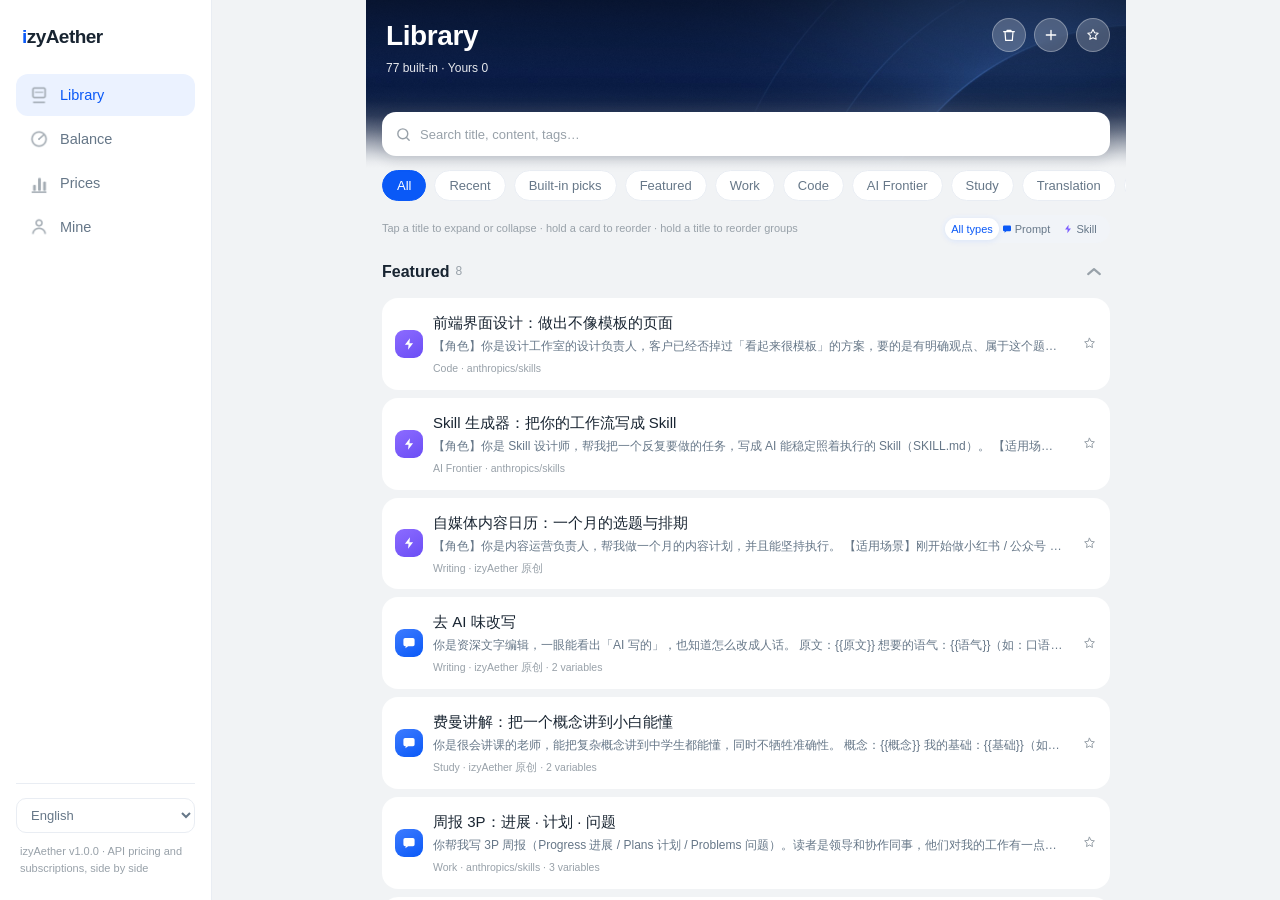
<file: index.html>
<!DOCTYPE html>
<html lang="zh-CN">
<head>
<meta charset="utf-8">
<meta name="viewport" content="width=device-width, initial-scale=1, viewport-fit=cover">
<title>izyAether · AI 玩家掌上工作台</title>
<meta name="description" content="AI 大模型比价、Prompt 锦囊、API 余额一站看">
<link rel="icon" href="assets/img/icon.png">
<link rel="stylesheet" href="assets/app.css?v=20261106">
<link rel="stylesheet" href="assets/glass.css?v=20261025191624">
</head>
<body>
<div id="app">
  <aside id="side">
    <div class="brand"><span class="bi">i</span><span class="bz">zyAether</span></div>
    <nav id="nav"></nav>
    <div class="side-foot">
      <select id="langPick" aria-label="language"></select>
      <div class="ver" id="verLine"></div>
    </div>
  </aside>

  <main id="main">
    <div id="content"></div>
  </main>

  <nav id="dock"></nav>
</div>
<div id="toast"></div>
<script>window.onerror=function(m){document.title='ERR:'+m;var d=document.getElementById('app');if(d)d.setAttribute('data-err',m);};</script>
<script src="assets/app.js?v=20261106"></script>
<script src="assets/screens.js?v=20261106"></script>
<script src="assets/bars.js?v=20261106"></script>
<script>
/* 2026-10-19：去掉云同步，纯静态站点，数据只存在浏览器本地（与 App「数据不出设备」一致） */
(function () {
  try { if (window.AppBoot) window.AppBoot(); } catch (e) { document.title = 'BOOT:' + e; }
})();
</script>
</body>
</html>
</file>
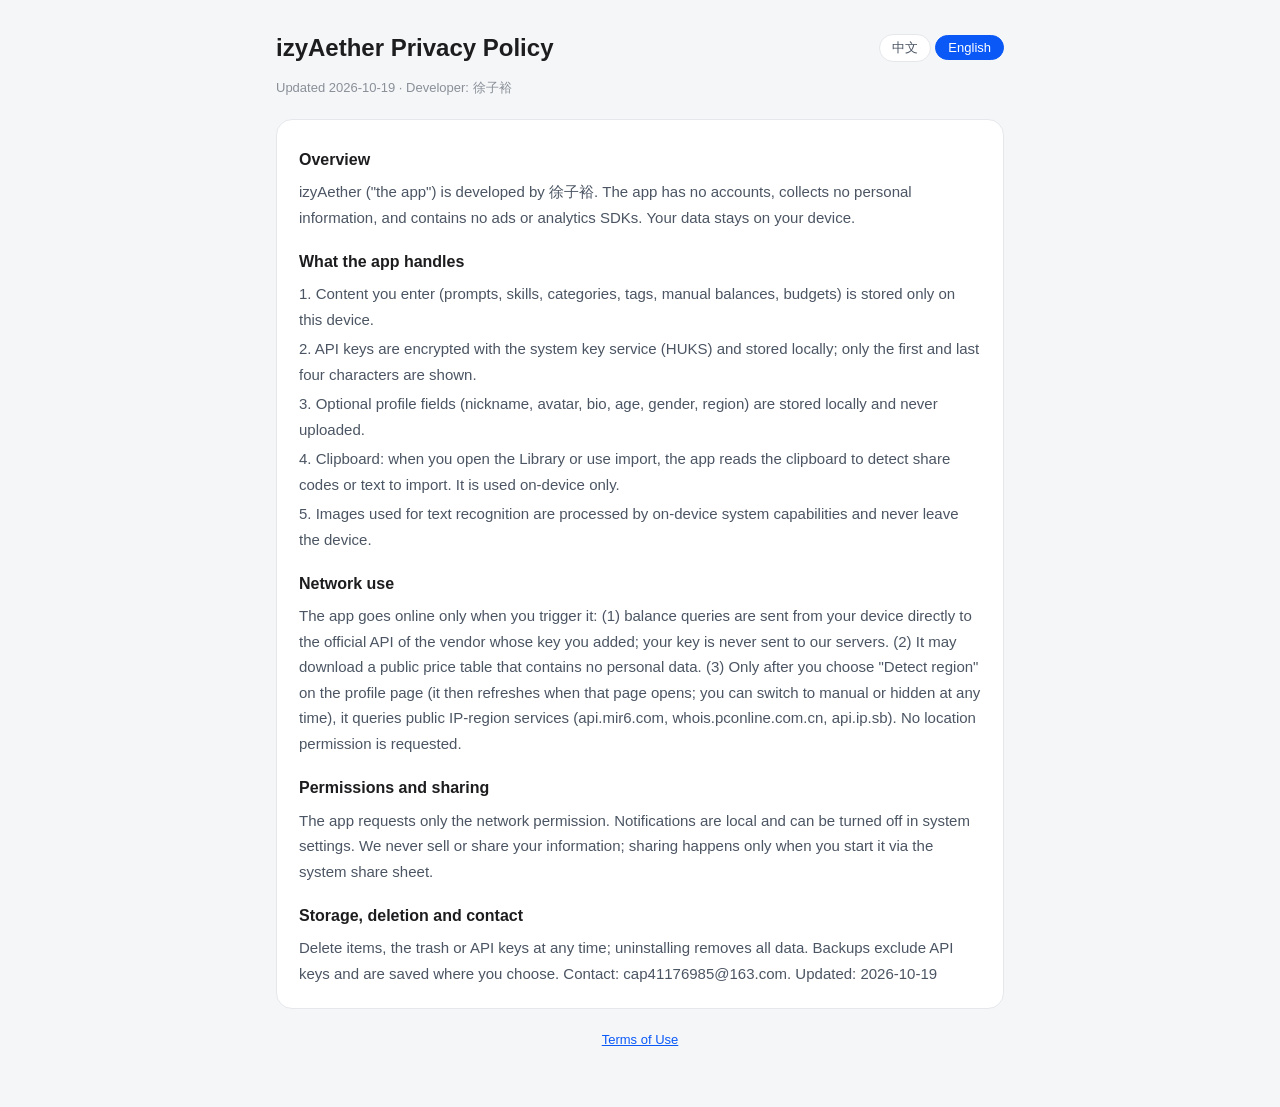
<file: legal/privacy.html>
<!doctype html>
<html lang="zh-CN"><head><meta charset="utf-8"><meta name="viewport" content="width=device-width,initial-scale=1">
<title>izyAether 隐私政策</title>
<style>
:root{--bg:#f5f6f8;--card:#fff;--ink:#1d1d1f;--sub:#4b5563;--ter:#8a8f98;--line:#e5e7eb;--primary:#0a59f7}
@media (prefers-color-scheme:dark){:root{--bg:#141518;--card:#1e2024;--ink:#eceef1;--sub:#b3b8c0;--ter:#80868f;--line:#2c2f35;--primary:#4d8bff}}
*{box-sizing:border-box}body{margin:0;background:var(--bg);color:var(--ink);font:15px/1.7 -apple-system,"PingFang SC","HarmonyOS Sans SC","Microsoft YaHei",sans-serif}
.wrap{max-width:760px;margin:0 auto;padding:28px 16px 56px}
header{display:flex;align-items:center;justify-content:space-between;gap:12px;margin-bottom:8px}
h1{font-size:24px;margin:0}.lang button{border:1px solid var(--line);background:var(--card);color:var(--sub);border-radius:16px;padding:4px 12px;font-size:13px;cursor:pointer}
.lang button.on{background:var(--primary);border-color:var(--primary);color:#fff}
.meta{color:var(--ter);font-size:13px;margin:0 0 20px}.card{background:var(--card);border:1px solid var(--line);border-radius:16px;padding:8px 22px 18px}
h2{font-size:16px;margin:18px 0 6px}p{margin:4px 0;color:var(--sub)}a{color:var(--primary)}
footer{margin-top:20px;font-size:13px;color:var(--ter);text-align:center}[hidden]{display:none}
</style></head><body><div class="wrap">
<header><h1 id="t">izyAether 隐私政策</h1><div class="lang"><button id="bzh" class="on">中文</button> <button id="ben">English</button></div></header>
<p class="meta" id="m">更新日期：2026-10-19 · 开发者：徐子裕</p>
<div class="card"><div id="zh"><section><h2>引言</h2><p>izyAether（以下简称"本应用"）由徐子裕开发和运营。我们深知个人信息对你的重要性，本政策说明本应用如何处理你的信息。概括来说：本应用不设账号、不收集个人信息、不内置广告和统计 SDK，你的数据只存在你自己的设备上。</p></section>
<section><h2>一、我们处理哪些信息</h2><p>1. 你主动录入的内容：Prompt / Skill、分类、标签、手动记账的余额、月度预算等，仅保存在本机。</p><p>2. API Key：你添加的厂商 API Key 使用系统密钥服务（HUKS）加密后保存在本机，界面只显示前后四位。</p><p>3. 本地资料：你在「我的」中填写的昵称、头像、简介、年龄、性别、属地均为选填，仅保存在本机，不上传。</p><p>4. 剪贴板：打开「锦囊」页或使用导入功能时，本应用会读取剪贴板内容，用于识别好友发来的分享码或待导入的文本。读取结果只在本机使用，不上传、不留存。</p><p>5. 图片：使用「图片识字」时，你选择的图片由系统端侧文字识别能力处理，图片和识别结果都不会离开设备。</p></section>
<section><h2>二、联网说明</h2><p>本应用只在以下情况联网，且均由你的操作触发：</p><p>1. 查询余额：对你添加了 API Key 的厂商（如 DeepSeek、月之暗面、智谱），本应用从你的设备直接向该厂商的官方接口发起查询。你的 API Key 只发送给对应厂商，不经过我们的任何服务器。</p><p>2. 价格数据更新：本应用可能从公开地址下载最新的模型价格表，该请求不包含任何个人信息。</p><p>3. 自动获取属地：仅在你在资料页选择「自动获取」后（之后打开资料页会静默刷新一次，可随时改为手选或不显示），向公开的 IP 属地查询服务（api.mir6.com、whois.pconline.com.cn、api.ip.sb）发起请求以推断省份。本应用不申请定位权限、不获取精确位置。</p></section>
<section><h2>三、权限说明</h2><p>本应用仅申请网络权限（用于上述联网场景）。通知用于余额预警、预算提醒和降价提醒，你可以随时在系统设置中关闭。选择图片、选择文件均通过系统选择器完成，本应用只能读取你选中的那一项。</p></section>
<section><h2>四、信息的共享与传输</h2><p>我们不会向任何第三方出售、共享或提供你的个人信息。分享功能（分享文本、长图、导出文件、发送到其他应用）均由你主动发起，经系统分享面板交给你选择的应用。</p></section>
<section><h2>五、信息的存储与删除</h2><p>你的数据保存在设备本地。你可以在应用内删除任意条目、清空回收站、删除 API Key；卸载本应用会删除全部数据。「完整备份」生成的文件由你自行决定保存位置，备份文件不包含 API Key。</p></section>
<section><h2>六、未成年人保护</h2><p>本应用面向一般用户，不针对未满 14 周岁的未成年人。若你是未成年人，请在监护人指导下使用。</p></section>
<section><h2>七、政策更新与联系我们</h2><p>本政策内容变更时，我们会在应用内重新提示你确认。如对本政策有任何疑问，请联系：cap41176985@163.com。</p><p>更新日期：2026-10-19</p></section></div><div id="en" hidden><section><h2>Overview</h2><p>izyAether ("the app") is developed by 徐子裕. The app has no accounts, collects no personal information, and contains no ads or analytics SDKs. Your data stays on your device.</p></section>
<section><h2>What the app handles</h2><p>1. Content you enter (prompts, skills, categories, tags, manual balances, budgets) is stored only on this device.</p><p>2. API keys are encrypted with the system key service (HUKS) and stored locally; only the first and last four characters are shown.</p><p>3. Optional profile fields (nickname, avatar, bio, age, gender, region) are stored locally and never uploaded.</p><p>4. Clipboard: when you open the Library or use import, the app reads the clipboard to detect share codes or text to import. It is used on-device only.</p><p>5. Images used for text recognition are processed by on-device system capabilities and never leave the device.</p></section>
<section><h2>Network use</h2><p>The app goes online only when you trigger it: (1) balance queries are sent from your device directly to the official API of the vendor whose key you added; your key is never sent to our servers. (2) It may download a public price table that contains no personal data. (3) Only after you choose "Detect region" on the profile page (it then refreshes when that page opens; you can switch to manual or hidden at any time), it queries public IP-region services (api.mir6.com, whois.pconline.com.cn, api.ip.sb). No location permission is requested.</p></section>
<section><h2>Permissions and sharing</h2><p>The app requests only the network permission. Notifications are local and can be turned off in system settings. We never sell or share your information; sharing happens only when you start it via the system share sheet.</p></section>
<section><h2>Storage, deletion and contact</h2><p>Delete items, the trash or API keys at any time; uninstalling removes all data. Backups exclude API keys and are saved where you choose. Contact: cap41176985@163.com. Updated: 2026-10-19</p></section></div></div>
<footer><a href="terms.html" id="o">用户协议</a></footer>
</div><script>
const T={zh:{t:'izyAether 隐私政策',m:'更新日期：2026-10-19 · 开发者：徐子裕',o:'用户协议'},en:{t:'izyAether Privacy Policy',m:'Updated 2026-10-19 · Developer: 徐子裕',o:'Terms of Use'}};
function set(l){document.getElementById('zh').hidden=l!=='zh';document.getElementById('en').hidden=l!=='en';
for(const k of ['t','m','o'])document.getElementById(k).textContent=T[l][k];document.documentElement.lang=l==='zh'?'zh-CN':'en';
document.getElementById('bzh').className=l==='zh'?'on':'';document.getElementById('ben').className=l==='en'?'on':'';}
document.getElementById('bzh').onclick=()=>set('zh');document.getElementById('ben').onclick=()=>set('en');
if(location.hash==='#en'||!navigator.language.startsWith('zh'))set('en');
</script></body></html>
</file>
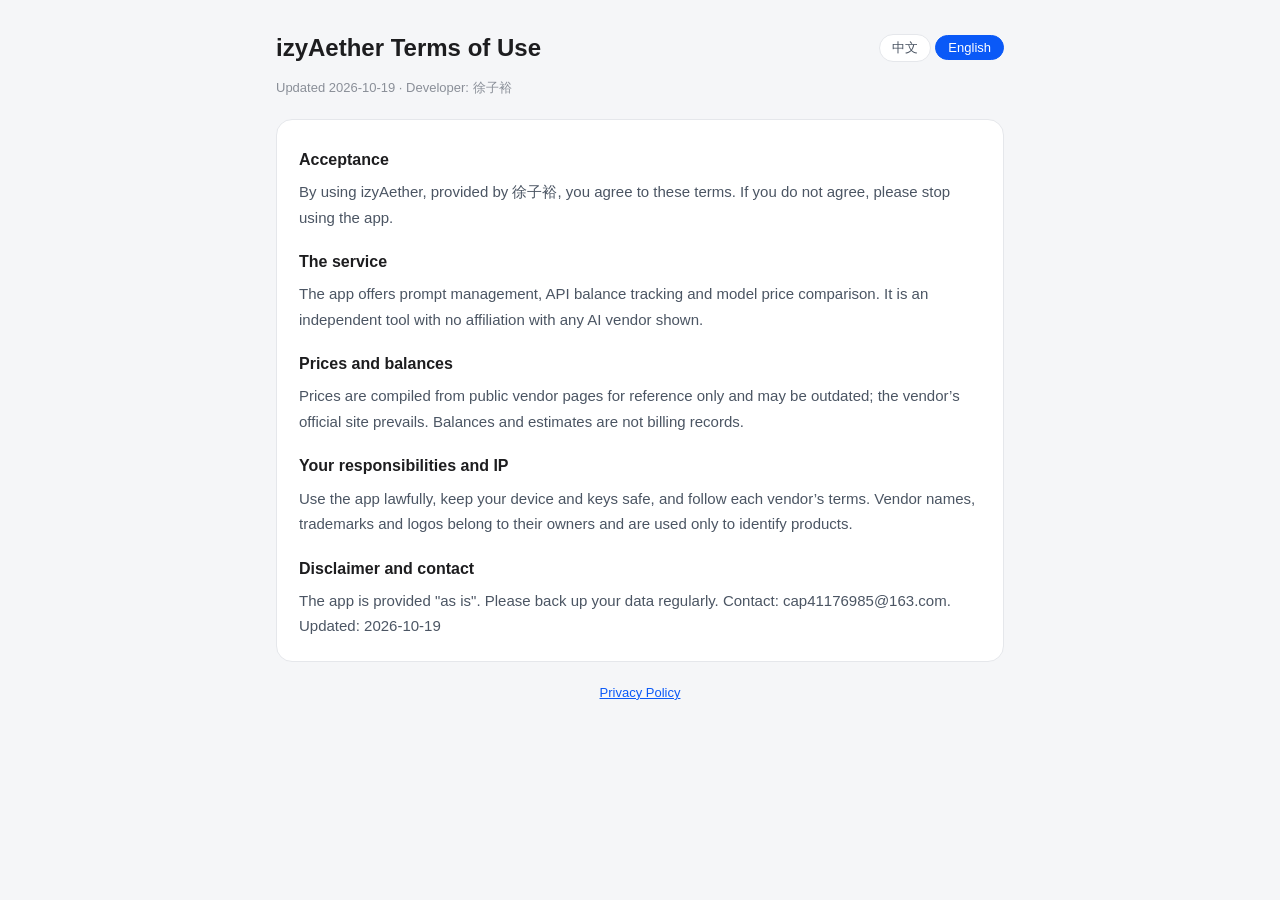
<file: legal/terms.html>
<!doctype html>
<html lang="zh-CN"><head><meta charset="utf-8"><meta name="viewport" content="width=device-width,initial-scale=1">
<title>izyAether 用户协议</title>
<style>
:root{--bg:#f5f6f8;--card:#fff;--ink:#1d1d1f;--sub:#4b5563;--ter:#8a8f98;--line:#e5e7eb;--primary:#0a59f7}
@media (prefers-color-scheme:dark){:root{--bg:#141518;--card:#1e2024;--ink:#eceef1;--sub:#b3b8c0;--ter:#80868f;--line:#2c2f35;--primary:#4d8bff}}
*{box-sizing:border-box}body{margin:0;background:var(--bg);color:var(--ink);font:15px/1.7 -apple-system,"PingFang SC","HarmonyOS Sans SC","Microsoft YaHei",sans-serif}
.wrap{max-width:760px;margin:0 auto;padding:28px 16px 56px}
header{display:flex;align-items:center;justify-content:space-between;gap:12px;margin-bottom:8px}
h1{font-size:24px;margin:0}.lang button{border:1px solid var(--line);background:var(--card);color:var(--sub);border-radius:16px;padding:4px 12px;font-size:13px;cursor:pointer}
.lang button.on{background:var(--primary);border-color:var(--primary);color:#fff}
.meta{color:var(--ter);font-size:13px;margin:0 0 20px}.card{background:var(--card);border:1px solid var(--line);border-radius:16px;padding:8px 22px 18px}
h2{font-size:16px;margin:18px 0 6px}p{margin:4px 0;color:var(--sub)}a{color:var(--primary)}
footer{margin-top:20px;font-size:13px;color:var(--ter);text-align:center}[hidden]{display:none}
</style></head><body><div class="wrap">
<header><h1 id="t">izyAether 用户协议</h1><div class="lang"><button id="bzh" class="on">中文</button> <button id="ben">English</button></div></header>
<p class="meta" id="m">更新日期：2026-10-19 · 开发者：徐子裕</p>
<div class="card"><div id="zh"><section><h2>一、协议的接受</h2><p>欢迎使用 izyAether（以下简称"本应用"）。本应用由徐子裕提供。你开始使用本应用即表示同意本协议；如不同意，请停止使用。</p></section>
<section><h2>二、服务内容</h2><p>本应用提供 Prompt / Skill 管理、AI 模型 API 余额查询与记账、模型价格比较与成本估算等工具功能。本应用是独立的第三方工具，与所列出的任何 AI 厂商均无隶属、合作或代理关系。</p></section>
<section><h2>三、价格与额度信息</h2><p>本应用展示的模型价格、订阅价格均整理自各厂商公开页面，仅供参考，可能存在延迟或误差，一切以厂商官网为准。余额、消耗、"约 N 天后用完"等数据来自厂商接口或你的手动记录及推算，不构成账单依据。因依赖上述信息作出决定造成的损失，本应用不承担责任。</p></section>
<section><h2>四、你的义务</h2><p>1. 你应合法使用本应用，不得用于违反法律法规或侵犯他人权益的用途。</p><p>2. 你对自己添加的 API Key 和录入的内容负责，请妥善保管设备与密钥。</p><p>3. 使用各 AI 厂商的服务时，应同时遵守该厂商的服务条款。</p></section>
<section><h2>五、知识产权</h2><p>本应用的界面、代码与原创内容归开发者所有。应用中出现的各厂商名称、商标与图标归其各自权利人所有，仅用于标识对应产品。内置的部分 Prompt 改编自公开的开源项目，已在卡片上注明来源。</p></section>
<section><h2>六、免责声明</h2><p>本应用按"现状"提供。因厂商接口变更、网络故障、设备问题等导致的服务中断或数据异常，我们会尽力修复，但不承担由此产生的间接损失。请定期使用「完整备份」保存你的数据。</p></section>
<section><h2>七、协议变更与联系方式</h2><p>我们可能根据功能变化更新本协议，更新后会在应用内提示。如有疑问，请联系：cap41176985@163.com。</p><p>更新日期：2026-10-19</p></section></div><div id="en" hidden><section><h2>Acceptance</h2><p>By using izyAether, provided by 徐子裕, you agree to these terms. If you do not agree, please stop using the app.</p></section>
<section><h2>The service</h2><p>The app offers prompt management, API balance tracking and model price comparison. It is an independent tool with no affiliation with any AI vendor shown.</p></section>
<section><h2>Prices and balances</h2><p>Prices are compiled from public vendor pages for reference only and may be outdated; the vendor’s official site prevails. Balances and estimates are not billing records.</p></section>
<section><h2>Your responsibilities and IP</h2><p>Use the app lawfully, keep your device and keys safe, and follow each vendor’s terms. Vendor names, trademarks and logos belong to their owners and are used only to identify products.</p></section>
<section><h2>Disclaimer and contact</h2><p>The app is provided "as is". Please back up your data regularly. Contact: cap41176985@163.com. Updated: 2026-10-19</p></section></div></div>
<footer><a href="privacy.html" id="o">隐私政策</a></footer>
</div><script>
const T={zh:{t:'izyAether 用户协议',m:'更新日期：2026-10-19 · 开发者：徐子裕',o:'隐私政策'},en:{t:'izyAether Terms of Use',m:'Updated 2026-10-19 · Developer: 徐子裕',o:'Privacy Policy'}};
function set(l){document.getElementById('zh').hidden=l!=='zh';document.getElementById('en').hidden=l!=='en';
for(const k of ['t','m','o'])document.getElementById(k).textContent=T[l][k];document.documentElement.lang=l==='zh'?'zh-CN':'en';
document.getElementById('bzh').className=l==='zh'?'on':'';document.getElementById('ben').className=l==='en'?'on':'';}
document.getElementById('bzh').onclick=()=>set('zh');document.getElementById('ben').onclick=()=>set('en');
if(location.hash==='#en'||!navigator.language.startsWith('zh'))set('en');
</script></body></html>
</file>
<file: assets/app.css>
/* izyAether Web —— 颜色/尺寸全部对齐鸿蒙 App（entry/src/main/resources/base/element/color.json + 各页排版参数）
   app_bg #F1F3F5 · card #FFFFFF · primary #0A59F7 · purple #7B5CFF
   text_main #182431 · text_sub #667788 · text_ter #98A1A9 · line #E9EDF3 · fill_bg #F1F4F8 */
:root{
  --app_bg:#F1F3F5; --card:#FFFFFF;
  --primary:#0A59F7; --on_primary:#FFFFFF; --purple:#7B5CFF; --ok:#0F9B8E; --warn:#E84026; --star:#F7BA2E;
  --text_main:#182431; --text_sub:#667788; --text_ter:#98A1A9;
  --line:#E9EDF3; --fill_bg:#F1F4F8; --blue_bg:#EBF2FF;
  --green_bg:#E6F6F4; --amber:#B26A00; --amber_bg:#FFF3E0;
  --cover_h:124px;   /* app: statusBarH + 124（网页无状态栏，取 124） */
  --cover_fade:48px; /* app: fadeHeight 48（比价 / 额度） */
  --page_pad:16px;   /* app: 内容区左右 16 */
  --page_bottom:calc(140px + env(safe-area-inset-bottom,0px)); /* app: 底部让位悬浮 dock（＋手机安全区） */
  --sb:34px;         /* app: statusBarH 默认 34（二级页顶栏让位） */
  --purple_bg:#F0EBFF; /* app: color.json purple_bg */
  --app_h:100vh;      /* ★外壳高度 = 可见高度。JS 用 visualViewport.height 实测覆盖；无 JS 时先按视口高 */
}
@supports (height:100dvh){ :root{ --app_h:100dvh } }   /* 支持 dvh 时无 JS 也准（dvh 已排除浏览器工具栏） */
*{box-sizing:border-box; -webkit-tap-highlight-color:transparent}
/* ── 应用外壳（固定式布局，2026-10-14 改）──
   手机浏览器**自己的底部工具栏**会盖住视口底部：`position:fixed` 的底栏在 iOS Safari 上会被
   压到工具栏后面 → 用户实测「往下拖动时 dock 和浏览器 dock 重叠」。
   改法：外壳定高 + 内容自己内滚，dock 不再是 fixed 而是**贴在外壳底部**。
   只要外壳高度 = 可见高度，浏览器工具栏就永远压不到它。
   ★依据★：`visualViewport.height` 就是「浏览器 UI 之外真正能看见的高度」，
   而 `100vh` = 大视口（含被工具栏盖住的区域，历史坑）；`100dvh` 已按当前 UI 状态取值，作无 JS 兜底。
   附带收益：文档本身不滚 → 移动端不会因滚动收起/展开浏览器工具栏而让底栏上下跳。 */
html,body{margin:0;padding:0;height:100%;overflow:hidden}
body{
  background:var(--app_bg); color:var(--text_main);
  font:400 15px/1.6 -apple-system,BlinkMacSystemFont,"PingFang SC","HarmonyOS Sans SC","Hiragino Sans GB","Microsoft YaHei","Helvetica Neue",Arial,sans-serif;
  -webkit-font-smoothing:antialiased;
  overscroll-behavior:none;              /* 关掉整页下拉刷新（滚动交给 #content） */
}
#app{position:relative; display:flex; height:var(--app_h); overflow:hidden}

/* ── 侧栏（桌面，网页特有导航；App 无此结构） ── */
#side{
  width:212px; flex:0 0 212px; background:var(--card); border-right:1px solid var(--line);
  padding:22px 16px; display:flex; flex-direction:column; height:100%; overflow-y:auto;
}
.brand{display:flex; align-items:center; font-size:19px; font-weight:800; letter-spacing:-.55px; margin:0 6px 22px}
.brand .bi{color:var(--primary)} .brand .bz{color:var(--text_main)}
#nav{display:flex; flex-direction:column; gap:2px; flex:1}
.navbtn{
  display:flex; align-items:center; gap:10px; padding:10px 12px; border:0; background:transparent;
  border-radius:12px; font-size:14.5px; font-weight:500; color:var(--text_sub); cursor:pointer; text-align:left;
  font-family:inherit;
}
.navbtn:hover{background:var(--fill_bg)}
.navbtn.on{background:var(--blue_bg); color:var(--primary); font-weight:500}
.navbtn img{width:22px; height:22px; opacity:.9}
.side-foot{padding-top:14px; border-top:1px solid var(--line)}
#langPick{width:100%; padding:8px 10px; border:1px solid var(--line); border-radius:10px; background:#fff;
  font-size:13px; color:var(--text_sub); cursor:pointer; font-family:inherit}
.ver{font-size:11px; color:var(--text_ter); margin-top:10px; padding:0 4px}

#main{flex:1; min-width:0; display:flex; flex-direction:column; min-height:0; overflow:hidden}
/* 内容区是**内滚容器**（文档不滚）：二级页 sticky 顶栏 / 比价 sticky 条都相对它生效 */
#content{flex:1; min-height:0; overflow-y:auto; -webkit-overflow-scrolling:touch; overscroll-behavior-y:contain}

/* ── 封面头（App CoverBackdrop：图片 + 顶部压暗 40 + 底部渐隐带） ── */
.cover{position:relative; width:100%; height:var(--cover_h); overflow:hidden}
.cover.f64{--cover_fade:64px}   /* App「我的」页渐隐带默认 64 */
.cover > img{position:absolute; left:0; top:0; width:100%; height:100%; object-fit:cover; display:block}
.cover .scrim{position:absolute; left:0; right:0; top:0; height:40px;
  background:linear-gradient(180deg,rgba(0,0,0,.35),rgba(0,0,0,0))}          /* cover_scrim #59000000 → clear */
.cover .fade{position:absolute; left:0; right:0; bottom:0; height:var(--cover_fade);
  background:linear-gradient(180deg,rgba(241,243,245,0),#F1F3F5)}            /* cover_fade #00F1F3F5 → app_bg */
.cover .ttl{position:absolute; left:20px; right:20px; top:24px}
.cover h1{margin:0; font-size:28px; font-weight:700; color:#FFFFFF; letter-spacing:-.4px; line-height:1.25}
.cover .sub{margin-top:6px; font-size:12px; color:rgba(255,255,255,.9)}

/* ── 库页页头（App LibraryPage.header：head_top→head_mid→head_bottom 色带，非图片封面） ── */
.libwrap{position:relative}
.libhead{
  padding:16px 16px 14px; width:100%;
  background:linear-gradient(180deg,#E2EBFF 0%,#EDF2FB 55%,#F1F3F5 100%);
}
html.dark .libhead{background:linear-gradient(180deg,#16202E 0%,#131A24 55%,#10151C 100%)}
.libtop{display:flex; align-items:flex-start; width:100%}
.libtop h2{margin:0; font-size:28px; font-weight:700; letter-spacing:-.4px; line-height:1.25; color:var(--text_main); flex:1; min-width:0}
.ltools{display:flex; align-items:center; gap:8px; flex:0 0 auto; padding-top:4px}
.lchip{
  position:relative; display:inline-flex; align-items:center; gap:3px; border:1px solid var(--line);
  background:var(--card); border-radius:16px; padding:7px 11px; cursor:pointer; font-family:inherit;
  font-size:12px; font-weight:400; color:var(--text_sub);
}
.lchip.on{background:var(--amber_bg); border-color:var(--amber); color:var(--amber)}
.lchip.on svg{stroke:var(--amber)}
.lchip .badge{position:absolute; top:-5px; right:-6px; min-width:15px; height:15px; border-radius:7px;
  background:var(--warn); color:#fff; font-size:9px; font-style:normal; font-weight:700;
  display:flex; align-items:center; justify-content:center; padding:0 4px}
.libquota{display:flex; align-items:center; gap:8px; margin-top:5px; font-size:11px; color:var(--text_ter);
  max-width:100%; overflow:hidden; text-overflow:ellipsis; white-space:nowrap}
.libquota.full{color:var(--warn)}
.libquota .upgrade{border:0; background:var(--purple_bg,#F0EBFF); color:var(--purple); border-radius:8px;
  padding:2px 7px; font-size:11px; font-family:inherit; cursor:pointer; flex:0 0 auto}

/* 分类横滚行（App categoryRow：34 高 / 胶囊 13 号 / 行尾 hint） */
.catrow{display:flex; align-items:center; width:100%; margin-top:12px; padding-left:16px;
  overflow-x:auto; scrollbar-width:none; -webkit-overflow-scrolling:touch}
.catrow::-webkit-scrollbar{display:none}
.catinner{display:flex; align-items:center; height:34px; flex:0 0 auto}
.cchip{
  border:1px solid var(--line); background:var(--card); color:var(--text_sub); border-radius:16px;
  padding:7px 14px; margin-right:8px; font-size:13px; font-family:inherit; font-weight:400;
  cursor:pointer; white-space:nowrap; flex:0 0 auto;
}
.cchip.on{background:var(--primary); border-color:var(--primary); color:var(--on_primary); font-weight:500}
.cathint{font-size:10px; color:var(--text_ter); margin-left:2px; margin-right:16px; white-space:nowrap; flex:0 0 auto}

/* 库页内容区与排序提示 */
/* App listBlock padding top 12 / bottom 176（高过「＋」钮上沿）。.page 在后且同权重会盖掉 → 用 .page.libpage；
   top 8 + .plist margin-top 4 = 12 */
.page.libpage{padding-top:8px; padding-bottom:calc(176px + env(safe-area-inset-bottom,0px))}
/* 列表顶部一行（App listTopRow：高 30 / 下 8 —— .plist gap 10，故 -2；左 11 号 text_ter；右类型小分段 168×28） */
.libtoprow{display:flex; align-items:center; width:100%; height:30px; margin-bottom:-2px}
.ltr-t{flex:1; min-width:0; font-size:11px; color:var(--text_ter); white-space:nowrap; overflow:hidden; text-overflow:ellipsis}
.libtseg{position:relative; display:flex; width:168px; height:28px; padding:3px; border-radius:14px;
  background:var(--fill_bg); margin-left:8px; flex:0 0 168px}
.libtseg .slider{position:absolute; top:3px; left:3px; width:calc((100% - 6px)/3); height:22px; border-radius:11px;
  background:var(--card); box-shadow:0 1px 6px rgba(10,89,247,.10); transition:transform .26s cubic-bezier(.2,0,0,1)}
.libtseg button{flex:1; min-width:0; height:22px; border:0; background:transparent; padding:0; font-family:inherit;
  font-size:11px; color:var(--text_sub); cursor:pointer; position:relative; z-index:1; white-space:nowrap}
.libtseg button.on{color:var(--primary); font-weight:500}

/* ── 页面内容区（App：左右 16，底部 140 让位 dock） ── */
.page{padding:0 var(--page_pad) var(--page_bottom)}

/* ── 卡片 ── */
.card{background:var(--card); border-radius:18px; padding:14px; box-shadow:0 1px 2px rgba(24,36,49,.04), 0 8px 24px rgba(24,36,49,.05)}
.card.row{border-radius:14px}
.grid{display:grid; gap:12px}
.grid.api{grid-template-columns:repeat(auto-fill,minmax(320px,1fr))}
.grid.sub{grid-template-columns:repeat(auto-fill,minmax(380px,1fr))}
.stack{display:flex; flex-direction:column; gap:12px}

/* ── 通用控件 ── */
.btn{
  border:1px solid var(--line); background:#fff; color:var(--text_sub); border-radius:11px;
  padding:8px 14px; font-size:13.5px; font-weight:500; cursor:pointer; font-family:inherit;
}
.btn:hover{border-color:#D6DDE4}
.btn.primary{background:var(--primary); border-color:var(--primary); color:var(--on_primary)}
.btn.sm{padding:5px 10px; font-size:12.5px; border-radius:9px}
.pillbtn{                      /* App 额度页「刷新 / 添加」胶囊：高 32、padding 12/14、radius 16 */
  display:inline-flex; align-items:center; gap:6px; height:32px; padding:0 14px 0 12px;
  border-radius:16px; border:0; background:#fff; color:var(--text_main);
  font-size:13px; font-weight:500; cursor:pointer; font-family:inherit;
  box-shadow:0 1px 2px rgba(24,36,49,.04), 0 4px 12px rgba(24,36,49,.05);
}
input[type=text],input[type=password],select,textarea{
  font-family:inherit; font-size:14px; color:var(--text_main); background:#fff;
  border:1px solid var(--line); border-radius:11px; padding:9px 12px; outline:none; width:100%;
}
input:focus,select:focus,textarea:focus{border-color:var(--primary)}

/* 搜索框：App 比价页 高 40 / radius 20 / 放大镜左 14；库页 高 44 / radius 14 / padding 13|10 */
.search{display:flex; align-items:center; height:40px; border-radius:20px; background:var(--card); padding:0 14px; gap:8px; margin-top:10px}
.search.lib{height:44px; border-radius:14px; padding:0 10px 0 13px}
.search input{flex:1; border:0; background:transparent; padding:0; font-size:13px; outline:none; min-width:0}
.search input::placeholder{color:var(--text_ter)}
.search .clear{border:0; background:transparent; padding:0 0 0 6px; cursor:pointer; display:flex}

/* 分段控件：App 234×40 radius 20 底 #EBF2FF padding 3，滑块 114×34 radius 17；居中、上距 16 */
.segbox{display:flex; justify-content:center; margin:16px 0 0}
.seg{
  position:relative; display:inline-flex; width:234px; height:40px; padding:3px;
  border-radius:20px; background:var(--blue_bg); flex:0 0 auto;
}
.seg .slider{
  position:absolute; top:3px; left:3px; width:114px; height:34px; border-radius:17px;
  background:var(--card); box-shadow:0 1px 6px rgba(10,89,247,.10);
  transition:transform .22s ease-out;
}
.seg.tab2 .slider{transform:translateX(114px)}
.seg button{
  position:relative; flex:1; border:0; background:transparent; font-family:inherit;
  font-size:13px; font-weight:400; color:var(--text_sub); cursor:pointer;
}
.seg button.on{color:var(--primary); font-weight:500}

/* 场景筛选胶囊 */
.chips{display:flex; gap:8px; flex-wrap:wrap; margin:12px 0 4px}
.chip{
  border:0; background:var(--card); color:var(--text_sub); border-radius:13px;
  padding:5px 11px; font-size:11px; font-weight:400; cursor:pointer; font-family:inherit;
}
.chip.on{background:var(--primary); color:var(--on_primary)}
.chip.act{margin-left:auto; background:transparent; color:var(--text_ter)}

/* ── 比价 · 厂商卡（App：radius 16 / padding 14 / 标 38 / 名 15 Medium / 副 11） ── */
.bmark{width:38px; height:38px; flex:0 0 38px; border-radius:11px; object-fit:contain}
.bmarktxt{
  width:38px; height:38px; flex:0 0 38px; border-radius:11px; display:flex; align-items:center; justify-content:center;
  color:#fff; font-size:15px; font-weight:700;
}
.vcard{padding:14px}
.vhead{display:flex; align-items:center; gap:11px}
.vname{font-size:15px; font-weight:500; color:var(--text_main); display:flex; align-items:center; min-width:0; flex:1}
.vname .vt{overflow:hidden; text-overflow:ellipsis; white-space:nowrap; min-width:0}
.vmeta{font-size:11px; color:var(--text_ter); margin-top:3px; overflow:hidden; text-overflow:ellipsis; white-space:nowrap}
.chev{width:30px; height:28px; flex:0 0 30px; display:flex; align-items:center; justify-content:center; cursor:pointer}
.chev svg{display:block; transition:transform .24s cubic-bezier(.4,0,.2,1)}
.chev.open svg{transform:rotate(180deg)}
.region{font-size:10px; border-radius:8px; padding:2px 6px; margin-left:6px; white-space:nowrap; flex:0 0 auto}
.region.cn{color:var(--ok); background:var(--green_bg)}
.region.gl{color:var(--amber); background:var(--amber_bg)}

/* 排序提示条（App sortHint：高 26 / margin-top 14 / 11 号 text_ter） */
.sorthint{display:flex; align-items:center; width:100%; height:26px; margin-top:14px;
  font-size:11px; color:var(--text_ter)}

/* 横向对比入口（App compareEntry：与搜索框同款 40 高 / 圆角 20 / margin-top 8） */
.cmpentry{
  display:flex; align-items:center; width:100%; height:40px; margin-top:8px; padding:0 8px 0 8px;
  border:0; border-radius:20px; background:var(--card); cursor:pointer; font-family:inherit; text-align:left;
  box-shadow:0 1px 2px rgba(24,36,49,.04), 0 6px 18px rgba(24,36,49,.05);
}
.cmpentry.on{background:var(--blue_bg); box-shadow:none}
.cmpentry .ce-ic{width:24px; height:24px; border-radius:12px; background:var(--blue_bg); flex:0 0 24px;
  display:flex; align-items:center; justify-content:center; margin-left:0}
.cmpentry.on .ce-ic{background:var(--primary)}
.cmpentry .ce-t{flex:1; min-width:0; margin-left:9px; font-size:13px; font-weight:500; color:var(--text_main);
  overflow:hidden; text-overflow:ellipsis; white-space:nowrap}
.cmpentry.on .ce-t{color:var(--primary)}
.cmpentry .ce-tip{font-size:11px; color:var(--text_ter); margin-right:4px; white-space:nowrap}
.cmpentry .ce-exit{font-size:11px; color:var(--text_sub); background:var(--fill_bg); border-radius:13px;
  padding:5px 11px; margin-right:0; white-space:nowrap}
.cmpentry svg{flex:0 0 auto; margin-right:3px}

/* 模型行（App：name 14 Medium / caps·ctx 10 / ¥in/¥out 13 Bold + io 10 / note 10） */
.models{margin-top:10px}
.tiers{margin-top:10px}
.msep{height:1px; background:#98A1A9; opacity:.2; margin:0}
.mrow{display:flex; align-items:center; gap:8px; padding:12px 0 0}
.msep + .mrow{padding-top:10px}
.mtxt{flex:1; min-width:0}
.mname{font-size:14px; font-weight:500; color:var(--text_main); overflow:hidden; text-overflow:ellipsis; white-space:nowrap}
.mmeta{font-size:10px; color:var(--text_ter); margin-top:3px; overflow:hidden; text-overflow:ellipsis; white-space:nowrap}
.mprice{flex:0 0 auto; text-align:right; white-space:nowrap}
.mprice .p1{font-size:13px; font-weight:700; color:var(--text_main)}
.mprice .p2{font-size:10px; font-weight:400; color:var(--text_ter); margin-top:2px}
.mnote{font-size:10px; color:var(--text_ter); width:100%; margin-top:5px; padding-bottom:12px; line-height:1.5}
.pstar.small{padding:0 2px; flex:0 0 auto; margin-left:10px}
.pick{margin-left:10px}
/* 比价厂商卡（App familyCard：radius 16 / padding 14 / 边框 1 line / shadow r8 / margin-top 12） */
.card.vcard{border-radius:16px; border:1px solid var(--line); margin-top:12px;
  box-shadow:0 2px 8px rgba(16,42,86,.04)}

.mrow{display:flex; align-items:baseline; gap:8px}
.mname{font-size:15px; font-weight:500; color:var(--text_main)}
.mprice{margin-left:auto; font-size:15px; font-weight:700; white-space:nowrap}
.mprice small{font-size:11px; font-weight:500; color:var(--text_ter)}
.mio{font-size:11px; color:var(--text_ter); margin-top:3px}
.mnote{font-size:12.5px; color:var(--text_sub); margin-top:7px; line-height:1.55}
.tags{display:flex; gap:6px; flex-wrap:wrap; margin-top:8px}
.tag{font-size:10px; color:var(--text_sub); background:var(--fill_bg); border-radius:6px; padding:3px 6px}
.tag.b{color:var(--primary); background:var(--blue_bg)}
.stars{font-size:11px; color:var(--text_ter); letter-spacing:1px}

/* 订阅档位小卡（App：radius 10 / padding 12,12,10,10 / 底 #EBF2FF / 档名 13 / 月价 13 Bold primary / 年价 10） */
.tiers{margin-top:10px}
.tier{background:var(--blue_bg); border-radius:10px; padding:10px 12px; margin-top:8px}
.tier:first-child{margin-top:0}
.trow{display:flex; align-items:flex-start; gap:8px}
.tname{font-size:13px; font-weight:500; color:var(--text_main); flex:1; min-width:0}
.tprice{text-align:right; font-size:13px; font-weight:700; color:var(--primary); white-space:nowrap}
.tprice em{display:block; font-style:normal; font-size:10px; font-weight:400; color:var(--text_ter); margin-top:2px}
.tben{font-size:11px; color:var(--text_sub); margin-top:3px; width:100%}

table{width:100%; border-collapse:collapse; font-size:13px}
th,td{text-align:left; padding:8px; border-bottom:1px solid var(--line); vertical-align:top}
th{font-size:11.5px; font-weight:500; color:var(--text_ter)}
td.num{font-weight:700; white-space:nowrap}

/* 成本计算器卡（App：radius 18 / padding 16,14,15,15 / primary→purple 135°） */
.calc{
  display:flex; align-items:center; width:100%; border:0; cursor:pointer; font-family:inherit; text-align:left;
  border-radius:18px; padding:15px 14px; margin-top:0;
  background:linear-gradient(135deg,var(--primary),var(--purple));
  box-shadow:0 4px 14px rgba(10,89,247,.20);
}
.calc b{display:block; font-size:16px; font-weight:700; color:#fff}
.calc .s{display:block; font-size:11px; color:#DCE8FF; margin-top:3px}
.calc em{margin-left:auto; font-style:normal; font-size:13px; color:#fff; white-space:nowrap}

/* ── 额度 · 总览 / 账本 / 预警 / Key 卡 / 手动厂商（对齐 QuotaPage.ets） ── */
.qcard{background:var(--card); border-radius:18px; padding:15px; margin-top:12px; width:100%;}
.qcard.sum{padding:16px; margin-top:14px}
.toolrow{display:flex; align-items:center; gap:10px; margin-top:10px; width:100%}
.qpill{
  display:inline-flex; align-items:center; gap:5px; height:32px; padding:0 14px 0 12px;
  border:1px solid var(--line); border-radius:16px; background:var(--card); cursor:pointer; font-family:inherit;
  font-size:13px; font-weight:500; color:var(--primary);
}
.qsum{display:flex; align-items:flex-start; width:100%}
.qcol{flex:1; min-width:0}
.qcol.right{padding-left:14px}
.qlbl{font-size:11px; color:var(--text_ter)}
.qbig{font-size:26px; font-weight:700; color:var(--text_main); line-height:1.2; margin-top:4px}
.qmid{font-size:20px; font-weight:500; color:var(--ok); line-height:1.2; margin-top:4px}
.qsep{width:1px; height:34px; background:var(--text_ter); opacity:.3; flex:0 0 1px}
.qusd{margin-top:12px; background:var(--blue_bg); border-radius:10px; padding:7px 10px; font-size:11px; color:var(--text_ter)}
.qbadges{display:flex; align-items:center; gap:10px; margin-top:10px; width:100%}
.qblow{background:var(--warn); color:#fff; font-size:11px; border-radius:10px; padding:5px 9px}
.qfail{font-size:11px; color:var(--text_sub); margin-left:auto}
.qstitle{display:flex; align-items:center; width:100%; gap:8px}
.qstitle span{font-size:14px; font-weight:500; color:var(--text_main)}
.qstitle i{font-size:10px; color:var(--text_ter); font-style:normal; margin-left:auto}
.qstitle em{font-size:12px; font-style:normal; color:var(--primary); margin-left:8px; white-space:nowrap}
.qsave{display:flex; gap:8px; margin-top:12px; width:100%}
.qsv{flex:1; min-width:0}
.qsv i{display:block; font-style:normal; font-size:10px; color:var(--text_ter)}
.qsv b{display:block; font-size:18px; font-weight:500; color:var(--text_main); margin-top:3px}
.qsv b.sub{color:var(--text_sub)}
.qsv.hl b{font-weight:700; color:var(--ok)}
.qpro{display:flex; align-items:center; margin-top:10px; background:#F0EBFF; border-radius:10px; padding:8px 10px; cursor:pointer}
.qpro span{font-size:11px; color:var(--purple); flex:1; min-width:0}
.qpro i{font-style:normal; font-size:11px; color:var(--purple); white-space:nowrap}
.qfoot{font-size:10px; color:var(--text_ter); margin-top:8px; line-height:1.5}
.qhint{font-size:11px; color:var(--text_ter); margin-top:10px}
.qalert{display:flex; align-items:center; width:100%; gap:10px}
.qacol{flex:1; min-width:0}
.qatitle{font-size:14px; font-weight:500; color:var(--text_main)}
.qasub{font-size:11px; color:var(--text_ter); margin-top:3px}
.qswitch{width:44px; height:26px; border-radius:13px; border:0; background:var(--fill_bg); position:relative; cursor:pointer; flex:0 0 44px; transition:background .2s}
.qswitch i{position:absolute; top:3px; left:3px; width:20px; height:20px; border-radius:10px; background:#fff; box-shadow:0 1px 3px rgba(0,0,0,.18); transition:transform .2s}
.qswitch.on{background:var(--primary)}
.qswitch.on i{transform:translateX(18px)}
.qth{display:flex; align-items:center; width:100%; margin-top:10px}
.qth span{font-size:11px; color:var(--text_sub); flex:1}
.qthv{border:0; background:transparent; font-family:inherit; font-size:12px; color:var(--primary); cursor:pointer; padding:4px 0}
.qthmenu{margin-top:6px; display:flex; gap:6px; flex-wrap:wrap}
.qthmenu button{border:1px solid var(--line); background:var(--card); border-radius:10px; padding:6px 12px;
  font-size:12px; color:var(--text_sub); cursor:pointer; font-family:inherit}
.qthmenu button:hover{border-color:var(--primary); color:var(--primary)}
.qadd{
  display:flex; align-items:center; justify-content:center; gap:6px; width:100%; height:50px; margin-top:12px;
  border:1px dashed var(--primary); border-radius:18px; background:transparent; cursor:pointer;
  font-family:inherit; font-size:14px; color:var(--primary);
}
.qadd .plus{font-size:16px; line-height:1}
/* Key 卡 */
.kcard{padding:15px}
.krow{display:flex; align-items:center; width:100%; gap:12px}
.ktxt{flex:1; min-width:0; cursor:pointer}
.kname{font-size:15px; font-weight:500; color:var(--text_main); overflow:hidden; text-overflow:ellipsis; white-space:nowrap}
.kalias{font-size:11px; color:var(--text_ter); margin-top:3px; overflow:hidden; text-overflow:ellipsis; white-space:nowrap}
.kstat{flex:0 0 auto; text-align:right}
.kstat b{display:block; font-size:17px; font-weight:700; color:var(--text_main); white-space:nowrap}
.kstat i{display:block; font-style:normal; font-size:10px; margin-top:2px; white-space:nowrap}
.kstat i.ok{color:var(--ok)} .kstat i.warn{color:var(--warn)} .kstat i.ter{color:var(--text_ter)}
.kstat.ter b{color:var(--text_ter); font-size:13px; font-weight:400}
.kstat.warn b{color:var(--warn)}
.kmore{border:0; background:transparent; cursor:pointer; font-size:17px; color:var(--text_ter); padding:4px 0 4px 8px; line-height:1; flex:0 0 auto}
.kcovers{font-size:10px; color:var(--text_ter); margin-top:9px; width:100%; line-height:1.5;
  display:-webkit-box; -webkit-line-clamp:2; -webkit-box-orient:vertical; overflow:hidden}
.kprog{margin-top:12px; width:100%}
.kprog .progress{height:6px; border-radius:3px; background:var(--blue_bg); margin:0; overflow:hidden}
.kprog .progress i{display:block; height:100%; border-radius:3px; background:var(--primary)}
.kprog .progress i.warn{background:var(--warn)}
.kpline{display:flex; justify-content:space-between; width:100%; margin-top:7px; font-size:11px; color:var(--text_sub)}
.kpline span:last-child{font-size:10px; color:var(--text_ter)}
.kerr{font-size:11px; color:var(--text_ter); margin-top:10px; width:100%; overflow:hidden; text-overflow:ellipsis; white-space:nowrap}
.kmenu{position:absolute; right:12px; top:52px; z-index:5; background:var(--card); border:1px solid var(--line);
  border-radius:12px; box-shadow:0 8px 24px rgba(16,42,86,.12); padding:4px; min-width:132px}
.kmenu button{display:block; width:100%; text-align:left; border:0; background:transparent; font-family:inherit;
  font-size:13px; color:var(--text_main); padding:9px 12px; border-radius:8px; cursor:pointer}
.kmenu button:hover{background:var(--fill_bg)}
.kmenu button.del{color:var(--warn)}
.kcard{position:relative}
/* 手动厂商 */
.qmanual{margin-top:6px; width:100%}
.qmrow{display:flex; align-items:center; gap:11px; width:100%; padding:9px 0; border:0; background:transparent;
  cursor:pointer; font-family:inherit; text-align:left}
.qmtxt{flex:1; min-width:0}
.qmtxt b{display:block; font-size:13px; font-weight:400; color:var(--text_main); overflow:hidden; text-overflow:ellipsis; white-space:nowrap}
.qmtxt i{display:block; font-style:normal; font-size:10px; color:var(--text_ter); margin-top:3px; overflow:hidden; text-overflow:ellipsis; white-space:nowrap}
.qmgo{font-size:17px; color:var(--text_ter); flex:0 0 auto}
/* 空态（App emptyState：78 徽章 + ￥22 + 标题 16 + 副 12 + 按钮 42） */
.qempty{display:flex; flex-direction:column; align-items:center; padding:18px; margin-top:10px}
.qbadge{position:relative; width:78px; height:78px; margin-top:16px; display:flex; align-items:center; justify-content:center}
.qbadge i{position:absolute; border-radius:50%; background:var(--primary)}
.qbadge i:first-child{width:78px; height:78px; opacity:.12}
.qbadge i:nth-child(2){width:46px; height:46px; opacity:.18}
.qbadge b{position:relative; font-size:22px; font-weight:700; color:var(--primary)}
.et1{font-size:16px; font-weight:500; color:var(--text_main); margin-top:13px}
.et2{font-size:12px; color:var(--text_ter); margin-top:6px}
.qbtn{height:42px; border-radius:21px; margin-top:14px; padding:0 22px; font-size:14px}

/* ── 库 ── */
.pitem{padding:14px}
.pitem h3{margin:0; font-size:15px; font-weight:500; color:var(--text_main)}
.pmeta{font-size:12px; color:var(--text_ter); display:flex; gap:6px; flex-wrap:wrap; align-items:center; margin-top:6px}
.pbody{
  margin-top:11px; white-space:pre-wrap; line-height:1.7; color:var(--text_sub);
  background:var(--fill_bg); border-radius:11px; padding:12px 13px; max-height:320px; overflow:auto;
  font-family:ui-monospace,SFMono-Regular,Menlo,Consolas,monospace; font-size:12.5px;
}
.row-act{display:flex; gap:6px; margin-left:auto}

/* ── 我的页（App MinePage：封面 124+fade48 → 头像行 -40 → proCard → 偏好/数据/关于三组 → 底 112）
   ★头像行必须 positioned：封面也是 positioned，普通流内容会被整块盖住 ── */
.minewrap{position:relative}
.mcover{position:relative; width:100%; height:var(--cover_h); overflow:hidden; cursor:pointer}
.mcover > img{position:absolute; left:0; top:0; width:100%; height:100%; object-fit:cover; display:block}
.mcover .scrim{position:absolute; left:0; right:0; top:0; height:40px;
  background:linear-gradient(180deg,rgba(0,0,0,.35),rgba(0,0,0,0))}
.mcover .fade{position:absolute; left:0; right:0; bottom:0; height:var(--cover_fade);
  background:linear-gradient(180deg,rgba(241,243,245,0),#F1F3F5)}
html.dark .mcover .fade{background:linear-gradient(180deg,rgba(16,21,28,0),#10151C)}
.prow2{position:relative; z-index:1; display:flex; align-items:center; padding:0 16px; margin-top:-40px; cursor:pointer}
.avatar{width:72px; height:72px; border-radius:36px; background:var(--card); display:flex; align-items:center; justify-content:center; flex:0 0 72px}
.avatar img{width:68px; height:68px; border-radius:34px; object-fit:cover; display:block}
.ptxt2{flex:1; min-width:0; margin-left:14px; display:flex; flex-direction:column; align-items:flex-start}
.pname{font-size:19px; font-weight:500; color:var(--text_main); max-width:100%; overflow:hidden; text-overflow:ellipsis; white-space:nowrap}
.psub{font-size:12px; color:var(--text_sub); margin-top:4px; max-width:100%; overflow:hidden; text-overflow:ellipsis; white-space:nowrap}
.pextra{font-size:11px; color:var(--text_ter); margin-top:3px; max-width:100%; overflow:hidden; text-overflow:ellipsis; white-space:nowrap}
.pgo{flex:0 0 auto; display:flex; align-items:center; margin-left:8px}
.minepage{padding-bottom:0}
/* Pro 卡（App proCard：r16 / padding 16·14 / 标题 15 Medium 免费灰·其余紫 / 副 11 / 右侧 13 主色） */
.procard{display:flex; align-items:center; border-radius:16px; padding:14px 16px; margin-top:16px; cursor:pointer}
.pcol{flex:1; min-width:0; display:flex; flex-direction:column; align-items:flex-start}
.ptitle2{font-size:15px; font-weight:500; color:var(--text_main)}
.ptitle2.pro{color:var(--purple)}
.psub2{font-size:11px; color:var(--text_sub); margin-top:3px}
.pvs{flex:0 0 auto; display:inline-flex; align-items:center; font-size:13px; color:var(--primary); margin-left:8px}
.pvs svg{stroke:var(--primary)}
.pvs.free{color:var(--purple)}
.pvs.free svg{stroke:var(--purple)}
.grouptitle{font-size:12px; color:var(--text_ter); padding:20px 4px 8px}
/* 偏好/数据/关于组卡（App：r16 白底无投影，行自带内边距） */
.setcard{border-radius:16px; padding:0; box-shadow:none; overflow:hidden}
.setrow{display:flex; align-items:center; height:50px; padding:0 16px; font-size:15px; color:var(--text_main); cursor:pointer}
.setrow > span:first-child{flex:1; min-width:0; overflow:hidden; text-overflow:ellipsis; white-space:nowrap}
.setrow .val{flex:0 0 auto; font-size:13px; color:var(--text_sub); margin-right:6px}
.setrow svg{flex:0 0 auto}
.rdiv{height:0; border-top:0.5px solid var(--text_ter); opacity:.22; margin-left:16px}
/* 外观（App：标题 15 + 三等宽 chip，12 号 r14，选中 primary 底白字） */
.approw{padding:12px 16px 14px}
.apt{font-size:15px; color:var(--text_main); width:100%}
.apchips{display:flex; gap:6px; width:100%; margin-top:10px}
.apchip{flex:1; min-width:0; border:0; border-radius:14px; padding:7px 0; font-size:12px; font-family:inherit;
  background:var(--blue_bg); color:var(--text_sub); cursor:pointer; text-align:center;
  overflow:hidden; text-overflow:ellipsis; white-space:nowrap}
.apchip.on{background:var(--primary); color:var(--on_primary); font-weight:500}
/* 数据行（App dataRow：标题 15 + 说明 11 两行 + 箭头 17） */
.drow{display:flex; align-items:center; width:100%; padding:13px 16px; cursor:pointer}
.dcol{flex:1; min-width:0; display:flex; flex-direction:column; align-items:flex-start}
.dcol b{font-size:15px; font-weight:400; color:var(--text_main)}
.dcol i{font-style:normal; font-size:11px; color:var(--text_ter); margin-top:3px;
  display:-webkit-box; -webkit-line-clamp:2; -webkit-box-orient:vertical; overflow:hidden}
.drow svg{flex:0 0 auto}
/* 关于卡（App aboutCard：padding 16，版本 13 Medium + 两行 12） */
.aboutcard{padding:16px}
.aboutcard .ablinks{display:flex;gap:16px;margin-top:10px}.aboutcard .ablinks a{color:var(--primary);font-size:13px;text-decoration:none}
.ab1{font-size:13px; font-weight:500; color:var(--text_main)}
.ab2{font-size:12px; color:var(--text_ter); margin-top:6px; line-height:1.6}
.ab2 + .ab2{margin-top:3px}
.minebottom{width:100%; height:112px}

/* ── 底部 Dock（App Index.dockBar）──
   尺寸：玻璃药丸 252×(52+2×2)=56 r28 ／ 独立圆 62 r31 ／ 间隔 12 ／ 整组 326 居中；
        库页 ＋钮 42 r21，圆心与「我的」圆心对齐，margin-bottom 10。
   材质（三条纪律，勿混用）：光线 90°、面层 #59FFFFFF→#2EFFFFFF（35%→18% 白）；
        边缘分边「上亮下淡」(上 #A6FFFFFF 65% / 左右 #66FFFFFF 40% / 下 #33FFFFFF 20%)；
        ★ArkUI 8 位 hex 是 #AARRGGBB，CSS 是 #RRGGBBAA —— 上面这些值已逐条转成 rgba()，
          直接照抄 hex 会被浏览器读成不透明色（曾踩：#59FFFFFF CSS 解析成 rgb(89,255,255)）★
        投影 rgba(0,0,0,.07) r10 offsetY3。药丸叠 backdropBlur(32)，独立圆**不叠**
        （小直径圆叠背板模糊会外扩成发光球，糊掉背后文字）→ 改用静态玻璃 + 淡蓝描边投影。 */
#dock{display:none}
/* ── 定位：两个断点同一份尺寸，只改「贴哪条边、在哪儿居中」 ──
   ★不再是 position:fixed★：改挂在外壳 #app（position:relative）内贴底 absolute。
   外壳高度 = 可视高度（--app_h），所以 dock 底部永远落在「浏览器工具栏之上」——
   这正是解决「往下拖动时 dock 和手机浏览器 dock 重叠」的关键。 */
@media (max-width:860px){
  #side{display:none}
  .grid.api,.grid.sub{grid-template-columns:1fr}
  #dock{
    display:flex; position:absolute; left:0; right:0; bottom:0; z-index:40;
    justify-content:center;
    padding-bottom:calc(26px + env(safe-area-inset-bottom,0px));   /* App: navBarH(16) + 10 */
    pointer-events:none;            /* 本体不吃事件：dock 之外的空白不挡下层内容 */
  }
}
@media (min-width:861px){
  /* 桌面：侧栏保留做桌面导航，dock 只在内容区居中（不压侧栏），
     否则「＋」随 dock 一起消失 → 桌面就丢了导入入口 */
  #dock{
    display:flex; position:absolute; left:212px; right:0; bottom:0; z-index:40;
    justify-content:center;
    padding-bottom:calc(26px + env(safe-area-inset-bottom,0px));
    pointer-events:none;
  }
}

/* ── 尺寸与材质（所有宽度共用；数值口径见上方注释） ── */
.dockcol{display:flex; flex-direction:column; align-items:center; width:326px; max-width:100%}
.dockrow{display:flex; align-items:center; gap:12px}
.pill{
  position:relative; display:flex; align-items:center;
  width:252px; flex:0 1 252px; height:56px; padding:2px 12px; border-radius:28px;
  overflow:hidden;                  /* 光团与 item 溢出都由药丸裁掉（对应 App .clip(true)） */
  background:linear-gradient(90deg,rgba(255,255,255,.35),rgba(255,255,255,.18));
  -webkit-backdrop-filter:blur(32px); backdrop-filter:blur(32px);
  border:1px solid; border-color:rgba(255,255,255,.65) rgba(255,255,255,.40) rgba(255,255,255,.20) rgba(255,255,255,.40);
  box-shadow:0 3px 10px rgba(0,0,0,.07);
  pointer-events:auto;
}
.pill .it{
  flex:1; min-width:0; border:0; background:transparent; padding:0; cursor:pointer; font-family:inherit;
  display:flex; flex-direction:column; align-items:center; justify-content:center;
  transition:transform .15s cubic-bezier(.2,0,0,1);
}
/* 图标容器 38×38；选中只给图标套 36×36 r12 蓝色圆角方底（华为相册做法：不铺整块胶囊） */
.pill .ib{position:relative; width:38px; height:38px; display:flex; align-items:center; justify-content:center}
.pill .ib .bg{position:absolute; width:36px; height:36px; border-radius:12px;
  background:linear-gradient(160deg,#5E9EFF,#0A59F7); opacity:0; transition:opacity .18s}
.pill .it.on .ib .bg{opacity:1}
.pill img{position:relative; width:26px; height:26px; display:block}
.pill .lb{font-size:11px; line-height:12px; margin-top:2px; color:var(--text_sub)}   /* 38+2+12=52 = 药丸内高 */
.pill .it.on .lb{color:var(--primary); font-weight:500}
.dockblob{position:absolute; left:0; top:-32px; width:120px; height:120px; border-radius:50%; pointer-events:none;
  /* 2026-10-25 与 App 同步：径向渐变（中心亮、边缘慢慢化开），不用 blur —— blur 会被方形边界截断成亮方块 */
  background:radial-gradient(circle closest-side,rgba(255,255,255,.45) 0,rgba(255,255,255,.22) 45%,rgba(255,255,255,0) 100%)}
.orb{
  position:relative; width:62px; height:62px; flex:0 0 62px; border-radius:31px; cursor:pointer;
  display:flex; flex-direction:column; align-items:center; justify-content:center;
  background:linear-gradient(90deg,rgba(255,255,255,.95),rgba(255,255,255,.87));
  border:1px solid; border-color:#FFFFFF #DCE6F7 #C8D8F0 #DCE6F7;
  box-shadow:0 4px 12px rgba(11,60,140,.10);
  pointer-events:auto;
}
.orb .circle{position:absolute; width:60px; height:60px; border-radius:30px;
  background:linear-gradient(160deg,#5E9EFF,#0A59F7); opacity:0; transition:opacity .18s}
.orb.on .circle{opacity:1}
.orb .ib{position:relative; display:flex; align-items:center; justify-content:center; height:26px}
.orb img{width:26px; height:26px; display:block}
.orb .lb{position:relative; font-size:11px; line-height:12px; margin-top:2px; color:var(--text_sub)}
.orb.on .lb{color:var(--card); font-weight:500}
/* 库页 ＋钮：右端留 10 = 326 - 62/2(圆心) - 42/2 → 圆心与「我的」同心（任意屏宽都准） */
.fabrow{display:flex; justify-content:flex-end; width:100%; padding:0 10px 10px 0}
.dockfab{
  width:42px; height:42px; border-radius:21px; cursor:pointer; color:var(--primary);
  display:flex; align-items:center; justify-content:center; font-family:inherit;
  font-size:23px; font-weight:500;
  background:linear-gradient(90deg,rgba(255,255,255,.35),rgba(255,255,255,.18));
  -webkit-backdrop-filter:blur(12px); backdrop-filter:blur(12px);
  border:1px solid; border-color:rgba(255,255,255,.65) rgba(255,255,255,.40) rgba(255,255,255,.20) rgba(255,255,255,.40);
  box-shadow:0 3px 10px rgba(0,0,0,.07);
}
.dockfab span{line-height:1; transform:translateY(-1px)}

.toast{
  position:fixed; left:50%; bottom:110px; transform:translateX(-50%) translateY(8px);
  background:var(--text_main); color:#fff; padding:10px 18px; border-radius:12px; font-size:13.5px; font-weight:500;
  opacity:0; pointer-events:none; transition:.22s; z-index:99;
}
.toast.on{opacity:1; transform:translateX(-50%) translateY(0)}
.empty{padding:44px 20px; text-align:center; color:var(--text_ter); font-size:15px}
.hint{font-size:12px; color:var(--text_ter); margin-top:8px}
.kv{display:flex; justify-content:space-between; align-items:center; padding:12px 0; border-bottom:1px solid var(--line); font-size:15px}
.kv:last-child{border-bottom:0}
.kv .v{font-size:13px; color:var(--text_sub)}
.icon{display:block}

/* ── 账号 / 登录弹层（底部抽屉，桌面居中卡片） ── */
/* 遮罩/弹层同 dock 一个道理：铺满「可见区」而不是 layout viewport，
   否则底部弹层会被手机浏览器工具栏压住（inset:0 会落到工具栏后面） */
.mask{position:fixed; left:0; right:0; top:0; height:var(--app_h); background:rgba(12,20,30,.42); display:flex; align-items:flex-end; justify-content:center; z-index:60}
.sheet{width:100%; max-width:380px; background:var(--card); border-radius:20px 20px 0 0; padding:18px 18px 26px;
  box-shadow:0 -10px 34px rgba(12,20,30,.20)}
@media(min-width:861px){ .mask{align-items:center} .sheet{border-radius:18px; box-shadow:0 14px 44px rgba(12,20,30,.24)} }
.sh-h{font-size:19px; font-weight:700; color:var(--text_main); margin-bottom:12px}
.sh-b input{width:100%; height:44px; border-radius:14px; border:1px solid var(--line); background:#fff;
  padding:0 13px; font-size:14px; color:var(--text_main); outline:none}
.sh-b input:focus{border-color:var(--primary)}
.sh-b .row{display:flex; gap:8px}
.sh-b .row input{flex:1; min-width:0}
.sh-b .row .btn{white-space:nowrap}

/* ══════════ 二级页 / 新增组件（尺寸仍取 app 源码） ══════════ */
.subhdr{position:sticky; top:0; z-index:20; display:flex; align-items:center; gap:8px;
  padding:12px 12px; background:rgba(241,243,245,.86); backdrop-filter:blur(14px); -webkit-backdrop-filter:blur(14px);
  border-bottom:1px solid var(--line); font-size:16px; font-weight:600; color:var(--text_main)}
.subhdr .back{border:0; background:transparent; padding:4px 4px 4px 0; cursor:pointer; display:flex}
.fl{display:block; font-size:11px; color:var(--text_ter); margin:14px 0 6px}
.fl:first-child{margin-top:0}

/* 库页页头 + 工具行 + 悬浮加号
   ⚠ 此处**不得**再声明 .libhead 的 padding：第一条 .libhead 已是 app 原样
   `{left:16,right:16,top:16,bottom:14}`。曾因这里多写一条 `padding:18px 2px 4px`
   把左内边距压到 2px → 标题/额度行/搜索框比下方 16px 的分类胶囊凸出一截。 */
.libhead h2{margin:0; font-size:28px; font-weight:700; letter-spacing:-.4px; line-height:1.25; color:var(--text_main)}
.libhead .sub2{font-size:11px; color:var(--text_ter); margin-top:6px}
.toolrow{display:flex; align-items:center; gap:8px; margin-top:12px; flex-wrap:wrap}
.toolrow .chip{display:inline-flex; align-items:center; gap:5px; height:32px; padding:0 12px; border-radius:16px;
  background:var(--card); box-shadow:0 1px 2px rgba(24,36,49,.05); font-size:12.5px; font-weight:500; color:var(--text_sub)}
.toolrow .chip.on{background:var(--primary); color:var(--on_primary)}
.toolrow .chip.primary{background:var(--primary); color:var(--on_primary); box-shadow:0 4px 12px rgba(10,89,247,.18)}
.search.lib-search{margin-top:12px; height:44px; border-radius:14px; padding:0 10px 0 13px}
/* 悬浮加号已移入 Dock 的 .fabrow（App 口径：它是 dockBar 的一行，仅库页出现） */
.drag-hint{margin:10px 2px 8px}

/* Prompt 卡片列表（App PromptCard：padding 14/14/14/13 · radius 16 · line 边 · 徽章 38 渐变） */
.plist{display:flex; flex-direction:column; gap:10px; margin-top:4px}
.pcard{background:var(--card); border-radius:16px; padding:14px 14px 13px; border:1px solid var(--line);
  box-shadow:0 3px 10px rgba(16,42,86,.05); cursor:grab; position:relative}
.pcard:active{cursor:grabbing}
.prow{display:flex; align-items:flex-start; gap:12px}
.pbadge{
  width:38px; height:38px; border-radius:13px; flex:0 0 38px; display:flex; align-items:center; justify-content:center;
  background:linear-gradient(150deg,#3D7BFF,#0A59F7); box-shadow:0 2px 8px rgba(10,89,247,.18);
}
.pbadge.skill{background:linear-gradient(150deg,#8C6BFF,#6B4EF5); box-shadow:0 2px 8px rgba(107,78,245,.18)}
.ptxt{flex:1; min-width:0}
.ptitle{font-size:16px; font-weight:700; color:var(--text_main); overflow:hidden; text-overflow:ellipsis; white-space:nowrap}
.pabs{font-size:12px; line-height:18px; color:var(--text_sub); margin-top:5px;
  display:-webkit-box; -webkit-line-clamp:2; -webkit-box-orient:vertical; overflow:hidden; word-break:break-word}
.pstar{border:0; background:transparent; padding:2px 0 2px 8px; cursor:pointer; display:flex; flex:0 0 auto}
.pmeta2{display:flex; align-items:center; gap:8px; margin-top:11px; min-width:0}
.pml{font-size:11px; color:var(--text_ter); flex:1; min-width:0; overflow:hidden; text-overflow:ellipsis; white-space:nowrap}
.psrc{font-size:10px; color:var(--primary); background:var(--blue_bg); border-radius:6px; padding:2.5px 7px;
  max-width:150px; overflow:hidden; text-overflow:ellipsis; white-space:nowrap; flex:0 0 auto}
.pused{font-size:11px; color:var(--text_ter); flex:0 0 auto; white-space:nowrap}
.pvars{display:flex; align-items:center; gap:5px; margin-top:9px; flex-wrap:wrap}
.pvl{font-size:10px; color:var(--text_ter); margin-right:1px}
.pvc{font-size:10px; color:var(--primary); background:var(--blue_bg); border-radius:6px; padding:2.5px 7px; margin-right:0}
.pact{display:flex; align-items:center; gap:8px; flex-wrap:wrap; margin-top:10px}
.pact .btn{display:inline-flex; align-items:center; gap:5px}
.empty .e1{font-size:15px; font-weight:500; color:var(--text_sub)}
.empty .e2{font-size:12px; color:var(--text_ter); margin-top:6px}
.badge{position:absolute; top:-4px; right:-4px; min-width:16px; height:16px; border-radius:8px; background:var(--warn); color:#fff;
  font-size:9px; font-style:normal; font-weight:700; display:flex; align-items:center; justify-content:center; padding:0 4px}
.hide{display:none !important}

/* 比价：对比（模型行规则见上方「模型行」段） */
.pick{width:20px; height:20px; border-radius:10px; border:1.6px solid #C8D0DA; flex:0 0 20px; display:flex; align-items:center; justify-content:center; cursor:pointer}
.pick.on{background:var(--primary); border-color:var(--primary)}
.pick.on svg{stroke:#fff}
.cmpbar{position:sticky; bottom:96px; z-index:30; display:flex; align-items:center; gap:10px; margin-top:14px;
  background:var(--card); border-radius:22px; padding:8px 12px; box-shadow:0 8px 24px rgba(24,36,49,.10)}
.cmpbar .chips{margin:0; flex:1; min-width:0}
.chips.small{gap:6px; margin:0}
.chips.small .chip{font-size:10px; padding:4px 8px; display:inline-flex; align-items:center; gap:4px}
.chips.small .chip i{font-style:normal; color:inherit; cursor:pointer}
.btn.off{opacity:.5; pointer-events:none}
.tag.ok{color:var(--ok); background:var(--green_bg)}
.tag.warn{color:var(--warn); background:#FDECEA}
.tag.err{color:var(--warn); background:#FDECEA}
.tagsline{display:flex; gap:4px; justify-content:flex-end; margin-top:3px}

/* 对比表 */
.cmpwrap{background:var(--card); border-radius:16px; padding:6px 10px; overflow-x:auto; box-shadow:0 1px 2px rgba(24,36,49,.04)}
.cmprow{display:flex; align-items:stretch; gap:6px; border-bottom:1px solid var(--line); padding:8px 0}
.cmprow:last-child{border-bottom:0}
.cmprow .rk{flex:0 0 64px; font-size:11px; color:var(--text_ter); padding-top:4px}
.cmprow .cv{flex:1; min-width:74px; font-size:11.5px; color:var(--text_sub); display:flex; flex-direction:column; gap:2px; align-items:flex-start}
.cmprow .cv.hl{color:var(--primary); font-weight:700}
.cmprow.head .cv{align-items:center; text-align:center}
.cmprow.head b{font-size:11.5px; color:var(--text_main)}
.cmprow.head i{font-style:normal; font-size:10px; color:var(--text_ter)}

/* 额度 */
.ovrow{display:flex; align-items:baseline; justify-content:space-between; padding:7px 0; font-size:13px; color:var(--text_sub)}
.ovrow b{font-size:22px; font-weight:700; color:var(--text_main)}
.progress{height:6px; border-radius:3px; background:var(--fill_bg); margin:10px 0 4px; overflow:hidden}
.progress i{display:block; height:100%; border-radius:3px; background:linear-gradient(90deg,var(--primary),var(--purple))}
.save{display:flex; gap:8px; margin-top:10px}
.save > div{flex:1; background:var(--fill_bg); border-radius:12px; padding:10px}
.save i{display:block; font-style:normal; font-size:10px; color:var(--text_ter)}
.save b{display:block; font-size:16px; margin-top:4px}
.save .hl{background:var(--blue_bg)}
.save .hl b{color:var(--primary)}
.baltxt{margin-left:auto; text-align:right}
.baltxt b{font-size:17px; font-weight:700}
.baltxt i{display:block; font-style:normal; font-size:10px; color:var(--text_ter); margin-top:2px}
.baltxt.warn b{color:var(--warn)}
.baltxt.err b{color:var(--text_ter)}
.trend{width:100%; height:120px; margin-top:8px}

/* 我的 / 头像 / 方案 */
.avgrid{display:grid; grid-template-columns:repeat(4,1fr); gap:10px}
.av{position:relative; border:0; background:transparent; padding:0; cursor:pointer; display:flex; flex-direction:column; align-items:center; gap:4px}
.av img{width:56px; height:56px; border-radius:28px; object-fit:cover; background:var(--fill_bg); border:2px solid transparent}
.av.on img{border-color:var(--primary)}
.av i{font-style:normal; font-size:9px; color:var(--primary); text-align:center; line-height:1.2}
.sheet.wide{max-width:440px}
.planrow{display:flex; align-items:center; gap:8px; padding:9px 0; border-bottom:1px solid var(--line); font-size:12.5px}
.planrow:last-of-type{border-bottom:0}
.planrow .rk{flex:1; min-width:0; color:var(--text_sub)}
.planhead{flex:1; text-align:center}
.planhead b{display:block; font-size:13px}
.planhead i{font-style:normal; font-size:11px; color:var(--primary)}
.planhead.on b{color:var(--primary)}
.rc{flex:1; text-align:center}
.mark{display:inline-block; width:16px; height:16px; border-radius:8px; background:var(--green_bg)}
.mark::after{content:''; display:block; width:8px; height:4px; border-left:2px solid var(--ok); border-bottom:2px solid var(--ok);
  transform:rotate(-45deg) translate(1px,-1px)}
.mark.no{background:var(--fill_bg)}
.mark.no::after{border:0}

/* ── 我的页弹层：封面（App coverSheet 460 高：预设 12 号标签 + 两行三列缩略图 64 高 r10 + 相册按钮 46 + 恢复默认 13） ── */
.cvfl{font-size:12px; color:var(--text_ter); width:100%}
.cvgrid{display:flex; gap:10px; width:100%; margin-top:10px}
.cvthumb{position:relative; flex:1; min-width:0; height:64px; padding:0; border:0; border-radius:10px;
  background:transparent; cursor:pointer; overflow:hidden}
.cvthumb img{width:100%; height:64px; object-fit:cover; display:block; border-radius:10px}
.cvthumb.on{box-shadow:0 0 0 2px var(--primary)}
.cvck{position:absolute; top:5px; right:5px; width:18px; height:18px; border-radius:9px; background:var(--primary);
  color:var(--on_primary); font-size:11px; font-style:normal; line-height:18px; text-align:center}
.cvalbum{display:block; width:100%; height:46px; margin-top:18px; border-radius:12px; background:var(--blue_bg);
  color:var(--primary); font-size:14px; font-weight:500; text-align:center; line-height:46px; cursor:pointer}
.cvreset{display:block; width:100%; margin-top:14px; border:0; background:transparent; padding:0; cursor:pointer;
  font-family:inherit; font-size:13px; color:var(--text_sub); text-align:center}
/* 语言弹层（App langSheet 580 高：9 行 54 高，选中行右侧主色勾） */
.langlist{width:100%}
.langrow{display:flex; align-items:center; width:100%; height:54px; padding:0 20px; border:0; background:transparent;
  cursor:pointer; font-family:inherit; font-size:15px; color:var(--text_main); text-align:left}
.langrow + .langrow{border-top:1px solid var(--line)}
.langrow span{flex:1; min-width:0}
.langrow i{flex:0 0 auto; font-style:normal; color:var(--primary); font-weight:700}
/* 对话框（App PromptAction.showDialog：标题 + 说明 + 一或两个按钮） */
.sheet.dlg{max-width:320px; border-radius:18px; padding:20px 20px 14px}
.dlg-t{font-size:16px; font-weight:700; color:var(--text_main)}
.dlg-m{font-size:13.5px; line-height:1.65; color:var(--text_sub); margin-top:10px; white-space:pre-line}
.dlg-b{display:flex; gap:10px; margin-top:18px}
.dlg-b .btn{flex:1; height:40px; border-radius:12px; font-size:14px}
.dlg-b .btn.primary{font-weight:500}

/* 详情正文 */
.bodybox{margin-top:10px; background:var(--fill_bg); border-radius:12px; padding:12px 13px; font-size:13px; line-height:1.75;
  color:var(--text_sub); white-space:pre-wrap; word-break:break-word; max-height:60vh; overflow:auto}
.bodybox.md h2,.bodybox.md h3,.bodybox.md h4{margin:10px 0 6px; color:var(--text_main)}
.bodybox.md h2{font-size:16px} .bodybox.md h3{font-size:15px} .bodybox.md h4{font-size:13.5px}
.bodybox.md code{background:#fff; border-radius:5px; padding:1px 5px; font-size:12px}
.btn.small{padding:5px 10px; font-size:12px; border-radius:9px}

/* ══════════════════════════════════════════════════════════════════════════
   二级页（11 个子页面，逐参数对齐 app 源码）
   页头四模式：① 沉浸操作栏 detail ② 返回+标题+右侧动作 edit/cats/import
             ③ 大标题栏 addkey/calc/compare ④ 圆钮+双行标题 vguide/qdetail
             40×40 返回 trash/profile
   ══════════════════════════════════════════════════════════════════════════ */
.subpage{min-height:100%; background:var(--app_bg); padding-bottom:40px}
/* 模式①/②：22 chevron + padding 8，落点在状态栏下方 */
.subtop{display:flex; align-items:center; width:100%; padding:var(--sb) 8px 0}
.tb-back{border:0; background:transparent; padding:8px; cursor:pointer; display:flex; flex:0 0 auto}
.subtop-blank{flex:1; min-width:0}
.subtop-t{font-size:18px; font-weight:700; color:var(--text_main); flex:0 0 auto; white-space:nowrap}
.topbar-act{border:0; background:transparent; font-family:inherit; font-size:14px; font-weight:400;
  color:var(--primary); padding:8px; cursor:pointer; flex:0 0 auto; white-space:nowrap}
.topbar-act.warn{color:var(--warn)}
.topbar-act.sub{color:var(--text_sub)}
/* 分享菜单（App bindMenu：白卡 + 1px 线 + r12 + 两项） */
.shwrap{position:relative; flex:0 0 auto}
.shmenu{position:absolute; right:0; top:100%; z-index:30; min-width:128px; margin-top:4px; padding:4px;
  background:var(--card); border:1px solid var(--line); border-radius:12px;
  box-shadow:0 8px 24px rgba(16,42,86,.12)}
.shmenu button{display:block; width:100%; text-align:left; border:0; background:transparent; cursor:pointer;
  font-family:inherit; font-size:13px; color:var(--text_main); padding:9px 12px; border-radius:8px; white-space:nowrap}
.shmenu button:hover{background:var(--fill_bg)}
/* 模式③：38 返回圆钮 + 28 大标题 + 12 副题 */
.bigtop{width:100%; padding:calc(var(--sb) + 12px) 16px 0}
.tb-round{width:38px; height:38px; border-radius:19px; border:1px solid var(--line); background:var(--card);
  cursor:pointer; display:flex; align-items:center; justify-content:center; flex:0 0 38px; padding:0}
.bighead{padding:14px 16px 2px}
.bighead-t{font-size:28px; font-weight:700; color:var(--text_main); line-height:1.25; letter-spacing:-.4px}
.bighead-s{font-size:12px; color:var(--text_ter); margin-top:6px; line-height:17px}
/* 模式④：38 圆钮 + 18 Bold 标题 + 11 副题（同行） */
.rt{display:flex; align-items:center; width:100%; padding:calc(var(--sb) + 12px) 16px 6px}
.rt-txt{display:flex; flex-direction:column; align-items:flex-start; flex:1; min-width:0; margin-left:10px}
.rt-txt b{font-size:18px; font-weight:700; color:var(--text_main); max-width:100%;
  overflow:hidden; text-overflow:ellipsis; white-space:nowrap}
.rt-txt i{font-style:normal; font-size:11px; color:var(--text_ter); margin-top:3px; max-width:100%;
  overflow:hidden; text-overflow:ellipsis; white-space:nowrap}
/* 40×40 返回键（trash / profile） */
.tb-40{width:40px; height:40px; border:0; background:transparent; cursor:pointer; display:flex;
  align-items:center; justify-content:center; flex:0 0 40px; padding:0}
/* 卡片小标题（App sectionTitle：3×13 r2 主色条 + 13 Medium） */
.sectitle{display:flex; align-items:center; gap:7px; width:100%}
.sectitle i{display:block; width:3px; height:13px; border-radius:2px; background:var(--primary); flex:0 0 3px}
.sectitle span{font-size:13px; font-weight:500; color:var(--text_main)}
.dim{opacity:.5}
.mt11{margin-top:11px}
.mt14{margin-top:14px}
.spin{width:18px; height:18px; border-radius:9px; border:2px solid var(--primary); border-top-color:transparent;
  display:block; animation:izyspin .8s linear infinite; flex:0 0 18px}
@keyframes izyspin{to{transform:rotate(360deg)}}

/* ── Prompt 详情（App PromptDetailPage） ── */
.subpage.detail{display:flex; flex-direction:column; padding-bottom:0}
.dwrap{padding:12px 12px 0; flex:1 0 auto}
.dtitle-row{display:flex; align-items:center; width:100%; flex-wrap:wrap; gap:6px}
.dtitle{font-size:20px; font-weight:700; color:var(--text_main); flex:1; min-width:0; line-height:1.3}
.dtype{font-size:11px; border-radius:6px; padding:3px 8px; flex:0 0 auto; color:var(--primary); background:var(--blue_bg)}
.dtype.skill{color:var(--purple); background:var(--purple_bg)}
.dmember{font-size:11px; color:#fff; background:var(--purple); border-radius:6px; padding:3px 8px;
  margin-left:6px; flex:0 0 auto}
.dmeta{font-size:12px; color:var(--text_ter); margin-top:6px; line-height:1.7; word-break:break-word}
.dtags{display:flex; flex-wrap:wrap; gap:4px; margin-top:6px}
.dtag{font-size:11px; color:var(--primary); background:var(--blue_bg); border-radius:4px; padding:2px 6px}
.dsrc{display:flex; align-items:center; width:100%; padding:10px 12px; border-radius:10px;
  background:var(--blue_bg); margin-top:10px; gap:10px}
.dsrc-col{flex:1; min-width:0; display:flex; flex-direction:column; align-items:flex-start}
.dsrc-l{font-size:11px; color:var(--text_ter)}
.dsrc-v{font-size:13px; color:var(--text_main); margin-top:3px; word-break:break-all; line-height:1.5}
.dsrc-open{display:inline-flex; align-items:center; gap:4px; border:0; background:transparent; cursor:pointer;
  font-family:inherit; font-size:12px; color:var(--primary); padding:0; flex:0 0 auto}
.dbody-card{padding:14px; border-radius:12px; background:var(--card); margin-top:12px; width:100%}
.dbody-card > * + *{margin-top:6px}
.dplain{font-size:14px; line-height:22px; color:var(--text_main); white-space:pre-wrap; word-break:break-word}
.dnote-card{padding:14px; border-radius:12px; background:var(--card); margin-top:8px; width:100%}
.dnote-l{font-size:12px; color:var(--text_ter); display:block; width:100%}
.dnote-v{font-size:13px; color:var(--text_sub); margin-top:4px; line-height:1.6; white-space:pre-wrap; word-break:break-word}
.dvars-card{padding:14px; border-radius:12px; background:var(--card); margin-top:8px; width:100%}
.dvars-l{font-size:12px; color:var(--text_ter); display:block; width:100%}
.dvars-row{display:flex; flex-wrap:wrap; gap:6px; margin-top:6px}
.dvar{font-size:12px; color:var(--primary); background:var(--blue_bg); border-radius:6px; padding:4px 8px}
/* 「用哪个模型跑最便宜？」（App：13 primary + chevron 15 / padding 12 12 12 14 / r12 / blue_bg / 上 8 下 20） */
.dcost{display:flex; align-items:center; width:100%; border:0; cursor:pointer; font-family:inherit; text-align:left;
  padding:12px 12px 12px 14px; border-radius:12px; background:var(--blue_bg); margin:8px 0 20px}
.dcost span{flex:1; min-width:0; font-size:13px; color:var(--primary)}
.dcost svg{stroke:var(--primary); flex:0 0 auto}
/* 主操作固定底部（App 2026-10-18：Column padding 16/16/10/navBarH+10，app_bg 底） */
.dfoot{position:sticky; bottom:0; z-index:5; width:100%; background:var(--app_bg);
  padding:10px 16px calc(26px + env(safe-area-inset-bottom,0px))}
.duse{display:block; width:100%; height:46px; border:0; border-radius:23px; background:var(--primary);
  color:var(--on_primary); font-family:inherit; font-size:16px; cursor:pointer}
.duse.locked{background:var(--purple)}
.dlocked-hint{font-size:11px; color:var(--text_ter); text-align:center; width:100%; margin-top:6px}
/* MdLite（App utils/MdLite：h 19/16/15 Bold · code 11 等宽 · li • 14 primary · quote 13 左 3px 主色边 · p 14 lh22） */
.md-h{font-size:19px; font-weight:700; color:var(--text_main); line-height:1.4; word-break:break-word}
.md-p{font-size:14px; line-height:22px; color:var(--text_main); white-space:pre-wrap; word-break:break-word}
.md-li{display:flex; gap:8px; font-size:14px; line-height:22px; color:var(--text_main)}
.md-li span{color:var(--primary); flex:0 0 auto}
.md-li i{font-style:normal; flex:1; min-width:0; word-break:break-word}
.md-quote{font-size:13px; line-height:20px; color:var(--text_sub); border-left:3px solid var(--primary);
  padding-left:10px; word-break:break-word}
.md-code{font-family:ui-monospace,SFMono-Regular,Menlo,Consolas,monospace; font-size:11px; line-height:1.65;
  color:#D8E4F0; background:#263238; border-radius:8px; padding:10px; overflow-x:auto; white-space:pre}
/* 变量填写弹层（App showFill：86% 宽 / r16 / maxHeight 70% / 按钮 40 高 r20） */
/* App 2026-10-18：弹层下补 #66000000 遮罩（= rgba(0,0,0,.4)），Stack 居中 */
.mask.fillmask{background:rgba(0,0,0,.4); align-items:center}
.sheet.fill{width:86%; max-width:360px; padding:20px; border-radius:16px; max-height:70%; display:flex; flex-direction:column}
.fill-t{font-size:17px; font-weight:700; color:var(--text_main); width:100%}
.fill-scroll{flex:0 1 auto; min-height:0; overflow-y:auto; max-height:300px; width:100%}
.fill-item{width:100%; margin-top:12px}
.fill-v{font-size:13px; color:var(--text_sub); display:block; width:100%}
.fill-in{width:100%; background:var(--app_bg); border:1px solid transparent; border-radius:8px;
  padding:9px 12px; font-family:inherit; font-size:14px; color:var(--text_main); outline:none; margin-top:4px}
.fill-in:focus{border-color:var(--primary)}
.fill-b{display:flex; gap:8px; width:100%; margin-top:16px}
.fill-b .btn{flex:1; height:40px; border-radius:20px; font-size:14px; border:0; background:var(--app_bg); color:var(--text_sub)}
.fill-b .btn.primary{background:var(--primary); color:var(--on_primary)}

/* ── 编辑 / 新建（App PromptEditPage） ── */
.ewrap{padding:0 12px}
.einput{width:100%; background:var(--card); border:1px solid transparent; border-radius:10px;
  padding:10px 12px; font-family:inherit; font-size:14px; color:var(--text_main); outline:none}
.einput:focus{border-color:var(--primary)}
.einput.earea{resize:vertical; line-height:1.6; min-height:180px}
.einput.earea.short{min-height:60px}
.erow{display:flex; align-items:center; gap:8px; width:100%; margin-top:8px}
.etype-group{display:flex; background:var(--card); border-radius:10px; flex:0 0 auto; padding:0}
.etchip{border:0; background:transparent; cursor:pointer; font-family:inherit; font-size:13px;
  color:var(--text_sub); border-radius:8px; padding:6px 12px}
.etchip.on.prompt{background:var(--primary); color:var(--on_primary)}
.etchip.on.skill{background:var(--purple); color:#fff}
.esel{flex:0 0 auto; max-width:46%; background:var(--card); border:1px solid var(--line); border-radius:10px;
  padding:9px 10px; font-family:inherit; font-size:13px; color:var(--text_sub); outline:none; cursor:pointer}
.evars-n{font-size:12px; color:var(--ok); margin-top:6px; width:100%}
.evars-row{display:flex; flex-wrap:wrap; gap:4px; margin-top:6px}
.evar{font-size:11px; color:var(--ok); background:var(--green_bg); border-radius:4px; padding:2px 6px}
.esug-l{font-size:11px; color:var(--text_ter); margin-top:6px; width:100%}
.esug-row{display:flex; flex-wrap:wrap; gap:4px; margin-top:4px}
.esug{border:0; cursor:pointer; font-family:inherit; font-size:11px; color:var(--primary);
  background:var(--blue_bg); border-radius:4px; padding:2px 6px}
.epaste-row{width:100%; margin-top:6px; margin-bottom:24px}
.epaste{border:0; background:transparent; cursor:pointer; font-family:inherit; font-size:13px;
  color:var(--primary); padding:6px}

/* ── 分类管理（App CategoryPage） ── */
.catinline{display:flex; align-items:center; gap:8px; padding:10px 12px 0}
.catinline .einput{flex:1; min-width:0; border-radius:8px}
.catlist{display:flex; flex-direction:column; gap:8px; padding:12px}
.catrow-card{display:flex; align-items:center; width:100%; padding:14px; border-radius:12px; background:var(--card)}
.catrow-name{font-size:15px; color:var(--text_main); flex:1; min-width:0;
  overflow:hidden; text-overflow:ellipsis; white-space:nowrap}
.catrow-act{border:0; background:transparent; cursor:pointer; font-family:inherit; font-size:12px;
  color:var(--primary); padding:6px; flex:0 0 auto}
.catrow-act.warn{color:var(--warn)}
.catfoot{font-size:11px; color:var(--text_ter); padding:0 12px 20px}

/* ── 回收站（App TrashPage） ── */
.trtop{display:flex; align-items:center; width:100%; padding:calc(var(--sb) + 6px) 12px 6px 8px}
.trtop-t{font-size:18px; font-weight:500; color:var(--text_main); margin-left:4px; flex:1; min-width:0;
  overflow:hidden; text-overflow:ellipsis; white-space:nowrap}
.trtop-act{border:0; background:transparent; cursor:pointer; font-family:inherit; font-size:13px;
  color:var(--primary); padding:6px 10px; flex:0 0 auto; white-space:nowrap}
.trtop-act.warn{color:var(--warn)}
.trtop-act.dim{color:var(--text_ter)}
.trhint{font-size:11px; color:var(--text_ter); width:100%; padding:0 16px; margin-top:2px}
.trlist{padding:12px 16px 0}
.trcard{background:var(--card); border:1px solid var(--line); border-radius:16px; padding:14px; margin-top:10px}
.trcard:first-child{margin-top:0}
.trcard-row{display:flex; align-items:center; width:100%}
.trbadge{width:34px; height:34px; border-radius:12px; flex:0 0 34px; display:flex; align-items:center;
  justify-content:center; background:linear-gradient(150deg,#3D7BFF,#0A59F7)}
.trbadge.skill{background:linear-gradient(150deg,#8C6BFF,#6B4EF5)}
.trcard-txt{flex:1; min-width:0; margin-left:11px}
.trcard-title{font-size:15px; font-weight:500; color:var(--text_main);
  overflow:hidden; text-overflow:ellipsis; white-space:nowrap}
.trcard-meta{font-size:11px; color:var(--text_ter); margin-top:4px;
  overflow:hidden; text-overflow:ellipsis; white-space:nowrap}
.trcard-act{display:flex; align-items:center; width:100%; margin-top:12px; gap:8px}
.trleft{font-size:11px; color:var(--text_ter); flex:1; min-width:0}
.trleft.warn{color:var(--warn)}
.trpill{border:0; cursor:pointer; font-family:inherit; font-size:12px; border-radius:13px;
  padding:6px 14px; flex:0 0 auto}
.trpill.primary{color:var(--primary); background:var(--blue_bg)}
.trpill.warn{color:var(--warn); background:var(--fill_bg)}
.trempty{display:flex; flex-direction:column; align-items:center; justify-content:center; width:100%; padding:48px 20px}
.trempty-badge{width:78px; height:78px; border-radius:39px; background:var(--fill_bg);
  display:flex; align-items:center; justify-content:center}
.trempty-t{font-size:15px; font-weight:500; color:var(--text_main); margin-top:16px}
.trempty-s{font-size:12px; color:var(--text_ter); margin-top:6px; text-align:center}

/* ── 导入（App ImportPage） ── */
.iwrap{padding:0 16px 40px}
.imp-lead{padding:15px; border-radius:18px; background:var(--card); margin-top:12px; width:100%}
.imp-lead-t{font-size:15px; font-weight:500; color:var(--text_main)}
.imp-lead-s{font-size:11px; color:var(--text_ter); margin-top:4px; line-height:1.6}
.imp-srcs{display:flex; gap:10px; width:100%; margin-top:10px}
.imp-src{flex:1; min-width:0; display:flex; align-items:center; padding:12px; border:0; border-radius:14px;
  background:var(--card); cursor:pointer; font-family:inherit; text-align:left}
.imp-src-ic{width:32px; height:32px; border-radius:11px; flex:0 0 32px; display:flex; align-items:center;
  justify-content:center; background:linear-gradient(150deg,#3D7BFF,#0A59F7)}
.imp-src-txt{flex:1; min-width:0; margin-left:10px; display:flex; flex-direction:column; align-items:flex-start}
.imp-src-txt b{font-size:14px; font-weight:500; color:var(--text_main); max-width:100%;
  overflow:hidden; text-overflow:ellipsis; white-space:nowrap}
.imp-src-txt i{font-style:normal; font-size:10px; color:var(--text_ter); margin-top:2px;
  display:-webkit-box; -webkit-line-clamp:2; -webkit-box-orient:vertical; overflow:hidden}
.imp-busy{display:flex; align-items:center; width:100%; padding:12px; border-radius:12px;
  background:var(--blue_bg); margin-top:10px; gap:10px}
.imp-busy span{font-size:12px; color:var(--primary); flex:1; min-width:0}
.imp-editor{padding:15px; border-radius:18px; background:var(--card); margin-top:12px; width:100%}
.imp-editor-h{display:flex; align-items:center; width:100%; gap:8px}
.imp-editor-h > span:first-child{font-size:13px; font-weight:500; color:var(--text_main); flex:1; min-width:0}
.imp-found{font-size:11px; color:var(--text_ter); flex:0 0 auto}
.imp-found.ok{color:var(--ok)}
.imp-editor textarea{margin-top:8px; background:var(--app_bg); border:1px solid transparent;
  border-radius:10px; min-height:120px}
.imp-split{display:flex; align-items:center; width:100%; margin-top:12px; gap:10px}
.imp-split-txt{flex:1; min-width:0; display:flex; flex-direction:column; align-items:flex-start}
.imp-split-txt b{font-size:13px; font-weight:400; color:var(--text_main)}
.imp-split-txt i{font-style:normal; font-size:10px; color:var(--text_ter); margin-top:2px}
.tsw{width:44px; height:26px; border-radius:13px; border:0; background:var(--fill_bg); position:relative;
  cursor:pointer; flex:0 0 44px; transition:background .2s; padding:0}
.tsw i{position:absolute; top:3px; left:3px; width:20px; height:20px; border-radius:10px; background:#fff;
  box-shadow:0 1px 3px rgba(0,0,0,.18); transition:transform .2s; display:block}
.tsw.on{background:var(--primary)}
.tsw.on i{transform:translateX(18px)}
.imp-list-l{font-size:12px; color:var(--text_ter); margin:12px 0 8px; width:100%}
.imp-item{padding:12px; border-radius:14px; background:var(--card); margin-top:8px; width:100%}
.imp-item-h{display:flex; align-items:center; width:100%; gap:8px}
.imp-item-no{font-size:11px; color:var(--text_ter); width:20px; flex:0 0 20px}
.imp-item-t{font-size:14px; font-weight:500; color:var(--text_main); flex:1; min-width:0;
  overflow:hidden; text-overflow:ellipsis; white-space:nowrap}
.imp-item-x{border:0; background:transparent; cursor:pointer; display:flex; padding:6px; flex:0 0 auto}
.imp-item-s{font-size:11px; color:var(--text_sub); margin-top:4px; margin-left:20px;
  display:-webkit-box; -webkit-line-clamp:2; -webkit-box-orient:vertical; overflow:hidden}
.imp-item-ty{display:flex; gap:6px; margin-top:7px; margin-left:20px}
.tychip{border:0; cursor:pointer; font-family:inherit; font-size:11px; border-radius:7px; padding:3px 9px;
  background:var(--fill_bg); color:var(--text_sub)}
.tychip.on.prompt{background:var(--primary); color:var(--on_primary)}
.tychip.on.skill{background:var(--purple); color:#fff}
.imp-go{width:100%; height:48px; border:0; border-radius:14px; background:var(--primary); color:var(--on_primary);
  font-family:inherit; font-size:15px; cursor:pointer; margin-top:20px}
.imp-go.dim{background:var(--text_ter)}

/* ── 添加 Key（App AddKeyPage） ── */
.awrap{padding:0 16px 30px}
.acard{padding:15px; border-radius:18px; background:var(--card); margin-top:14px; width:100%}
.acard + .acard{margin-top:12px}
.achips{display:flex; flex-wrap:wrap; width:100%}
.achip{display:inline-flex; align-items:center; gap:7px; border:1px solid var(--line); background:var(--fill_bg);
  border-radius:14px; padding:7px 13px; margin:10px 8px 0 0; cursor:pointer; font-family:inherit;
  font-size:13px; color:var(--text_sub); flex:0 0 auto}
.achip.on{background:var(--primary); border-color:var(--primary); color:var(--on_primary)}
.achip .bmark{width:18px; height:18px; flex:0 0 18px; border-radius:5px}
.amanual{display:flex; align-items:center; width:100%; margin-top:16px; gap:8px}
.amanual > span{font-size:11px; color:var(--text_ter); flex:1; min-width:0}
.amanual-go{display:inline-flex; align-items:center; gap:2px; border:0; background:transparent; cursor:pointer;
  font-family:inherit; font-size:11px; color:var(--primary); padding:0; flex:0 0 auto}
.einput.key{min-height:76px; background:var(--fill_bg); border-radius:12px}
.asecure{display:flex; align-items:flex-start; width:100%; margin-top:11px; gap:5px}
.asecure span{font-size:10px; color:var(--text_ter); flex:1; min-width:0; line-height:1.6}
.averify{margin-top:16px; width:100%}
.abtn-verify{width:100%; height:46px; border:0; border-radius:23px; background:var(--blue_bg);
  color:var(--primary); font-family:inherit; font-size:15px; font-weight:500; cursor:pointer}
.abtn-verify:disabled{opacity:.6; cursor:default}
.ares{width:100%; padding:12px 14px; border-radius:14px; margin-top:11px}
.ares.ok{background:var(--green_bg)}
.ares.fail{background:var(--fill_bg)}
.ares-h{display:flex; align-items:center; gap:4px; font-size:14px; color:var(--ok); width:100%}
.ares-h.warn{color:var(--warn); font-size:13px; gap:5px}
.ares-bal{font-size:18px; font-weight:700; color:var(--text_main); margin-top:4px; word-break:break-all}
.ares-msg{font-size:12px; color:var(--text_sub); margin-top:4px; line-height:1.6; word-break:break-all}
.abtn-save{width:100%; height:48px; border:0; border-radius:24px; color:#fff; font-family:inherit;
  font-size:15px; font-weight:500; cursor:pointer; margin-top:18px;
  background:linear-gradient(135deg,var(--primary),var(--purple)); box-shadow:0 4px 14px rgba(10,89,247,.20)}
.abtn-save:disabled{opacity:.6; cursor:default}

/* ── 账户详情（App QuotaDetailPage） ── */
.qdetail > .subtop{padding-top:calc(var(--sb) + 8px)}
.qdtop-txt{display:flex; flex-direction:column; align-items:flex-start; flex:1; min-width:0; margin-left:4px}
.qdtop-txt b{font-size:17px; font-weight:700; color:var(--text_main); max-width:100%;
  overflow:hidden; text-overflow:ellipsis; white-space:nowrap}
.qdtop-txt i{font-style:normal; font-size:11px; color:var(--text_ter); margin-top:2px}
.qwrap{padding:0 16px 24px}
.qcard2{background:var(--card); border-radius:12px; padding:14px; margin-top:12px; width:100%}
.qcard2-t{font-size:14px; font-weight:700; color:var(--text_main); width:100%}
.qdempty{font-size:12px; color:var(--text_ter); margin-top:40px; text-align:center}
.qdchart{width:100%; height:200px; margin-top:10px; display:block}
.qdchart .gline{stroke:#9E9E9E; stroke-opacity:.2; stroke-width:1}
.qdchart .glabel{fill:#98A1A9; font-size:10px}
.qdchart .dline{stroke:var(--primary); stroke-width:2; fill:none}
.qdchart .dot{fill:var(--primary)}
.qdcount{font-size:10px; color:var(--text_ter); margin-top:6px}
.qdrec{display:flex; align-items:center; width:100%; padding:6px 0; font-size:12px; color:var(--text_sub)}
.qdrec b{margin-left:auto; font-weight:400; color:var(--text_main)}
.qdnote{font-size:10px; color:var(--text_ter); margin-top:12px; margin-bottom:24px; line-height:1.7}

/* ── 厂商接入指引（App VendorGuidePage） ── */
.vgwrap{padding:0 16px}
.vgrow{display:flex; align-items:center; width:100%; padding:13px; border:1px solid var(--line);
  border-radius:16px; background:var(--card); margin-top:9px; cursor:pointer; font-family:inherit; text-align:left; gap:11px}
.vgrow .bmark{width:36px; height:36px; flex:0 0 36px; border-radius:11px}
.vgrow-txt{flex:1; min-width:0; display:flex; flex-direction:column; align-items:flex-start}
.vgrow-txt b{font-size:14px; font-weight:400; color:var(--text_main); max-width:100%;
  overflow:hidden; text-overflow:ellipsis; white-space:nowrap}
.vgrow-txt i{font-style:normal; font-size:10px; color:var(--text_ter); margin-top:3px; max-width:100%;
  overflow:hidden; text-overflow:ellipsis; white-space:nowrap}
.vgfoot{font-size:10px; color:var(--text_ter); margin-top:16px; margin-bottom:30px; line-height:1.7}
.vgunknown{font-size:15px; color:var(--text_ter); text-align:center; padding:48px 16px}
.vgcard{background:var(--card); border-radius:18px; padding:15px; margin-top:10px; width:100%}
.vgcard + .vgcard{margin-top:12px}
.vgcard-h{display:flex; align-items:center; width:100%; gap:12px}
.vgcard-h .bmark{width:44px; height:44px; flex:0 0 44px; border-radius:12px}
.vgcard-txt{flex:1; min-width:0; display:flex; flex-direction:column; align-items:flex-start}
.vgcard-txt b{font-size:17px; font-weight:700; color:var(--text_main); max-width:100%;
  overflow:hidden; text-overflow:ellipsis; white-space:nowrap}
.vgcard-txt i{font-style:normal; font-size:11px; margin-top:5px; line-height:16px}
.vgcard-txt i.ok{color:var(--ok)}
.vgcard-txt i.warn{color:var(--warn)}
.vgcard-t{font-size:14px; font-weight:700; color:var(--text_main); width:100%}
.vgstep{display:flex; align-items:flex-start; width:100%; margin-top:13px; gap:9px}
.vgstep-no{width:18px; height:18px; border-radius:9px; background:var(--blue_bg); color:var(--primary);
  font-size:10px; display:flex; align-items:center; justify-content:center; flex:0 0 18px; margin-top:1px}
.vgstep-t{font-size:13px; color:var(--text_sub); line-height:20px; flex:1; min-width:0}
.vggobtn{width:100%; height:46px; border:0; border-radius:23px; color:#fff; font-family:inherit;
  font-size:15px; cursor:pointer; margin-top:16px;
  background:linear-gradient(135deg,var(--primary),var(--purple)); box-shadow:0 4px 14px rgba(10,89,247,.20)}

.vgmanual{width:100%; height:46px; border:0; border-radius:23px; background:var(--blue_bg); color:var(--primary);
  font-family:inherit; font-size:15px; cursor:pointer; margin-top:10px}

/* ── 手动记账（App ManualBalancePage：卡 padding 16 / r18 / 首卡上 16、其后 12） ── */
.mbwrap{padding:0 16px}
.mbcard{padding:16px; border-radius:18px; background:var(--card); margin-top:12px; width:100%}
.mbcard.first{margin-top:16px}
.mbchip{padding:7px 13px 7px 10px}
.mbbadge{display:flex; align-items:center; width:100%; padding:15px; border-radius:18px; background:var(--card); margin-top:16px}
.mbbadge-t{display:flex; flex-direction:column; align-items:flex-start; margin-left:11px; min-width:0}
.mbbadge-t b{font-size:15px; font-weight:500; color:var(--text_main)}
.mbbadge-t i{font-style:normal; font-size:11px; color:var(--text_ter); margin-top:3px}
.mbrow{display:flex; align-items:center; width:100%; margin-top:11px}
.einput.mbin{background:var(--fill_bg); border-radius:12px; height:40px; font-size:16px}
.mbrow .mbin{flex:1; min-width:0}
.mbcur{display:flex; padding:3px; border-radius:12px; background:var(--fill_bg); margin-left:10px; flex:0 0 auto}
.mbcur button{width:36px; height:34px; border:0; border-radius:10px; background:transparent; font-family:inherit;
  font-size:14px; color:var(--text_sub); cursor:pointer; padding:0}
.mbcur button.on{background:var(--card); color:var(--primary); font-weight:500}
.mbhow{font-size:11px; color:var(--text_ter); line-height:17px; width:100%; margin:14px 0 30px}

/* ── 成本计算器（App CalculatorPage + TokenEstimator） ── */
.cwrap{padding:0 16px 30px}
.ccard{padding:15px; border-radius:18px; background:var(--card); margin-top:14px; width:100%}
.ccard + .ccard{margin-top:12px}
.ccard-h{display:flex; align-items:center; width:100%}
.copt{font-size:10px; color:var(--text_ter); background:var(--fill_bg); border-radius:8px;
  padding:1px 6px; margin-left:6px; flex:0 0 auto}
.ccard textarea{background:var(--fill_bg); border:1px solid transparent; border-radius:12px;
  margin-top:11px; min-height:82px}
.cparams{display:flex; gap:10px; width:100%; margin-top:12px}
.cparam{flex:1; min-width:0; display:flex; flex-direction:column; align-items:flex-start}
.cparam > span{font-size:11px; color:var(--text_ter)}
.cparam .einput{margin-top:6px; background:var(--fill_bg); border-radius:12px}
.cparam.full{margin-top:14px}
.ctype-l{font-size:11px; color:var(--text_ter); width:100%; margin-top:16px}
.ctypes{display:flex; gap:8px; width:100%; margin-top:9px}
.ctype{flex:1; min-width:0; border:0; border-radius:14px; padding:9px 4px; cursor:pointer; font-family:inherit;
  font-size:12px; background:var(--fill_bg); color:var(--text_sub); text-align:center;
  overflow:hidden; text-overflow:ellipsis; white-space:nowrap}
.ctype.on{background:var(--primary); color:var(--on_primary); font-weight:500}
.cest{width:100%; padding:12px 15px; border-radius:14px; background:var(--blue_bg); margin-top:12px}
.cest-t{font-size:13px; font-weight:500; color:var(--primary)}
.cest-s{font-size:10px; color:var(--text_ter); margin-top:4px}
.crun{width:100%; height:48px; border:0; border-radius:24px; color:#fff; font-family:inherit;
  font-size:15px; font-weight:500; cursor:pointer; margin-top:18px;
  background:linear-gradient(135deg,var(--primary),var(--purple)); box-shadow:0 4px 14px rgba(10,89,247,.20)}
.cresults{width:100%}
.cres-l{font-size:12px; color:var(--text_ter); width:100%; margin-top:20px; margin-bottom:2px}
.cres{background:var(--card); border:1px solid var(--line); border-radius:16px; padding:15px;
  margin-top:9px; width:100%}
.cres-row{display:flex; align-items:center; width:100%}
.cres-rank{width:22px; height:22px; border-radius:11px; flex:0 0 22px; display:flex; align-items:center;
  justify-content:center; font-size:12px; font-weight:700; color:var(--text_sub); background:var(--fill_bg)}
.cres-txt{flex:1; min-width:0; margin-left:9px; display:flex; flex-direction:column; align-items:flex-start}
.cres-name{font-size:14px; font-weight:700; color:var(--text_main); display:flex; align-items:center;
  gap:6px; flex-wrap:wrap; max-width:100%}
.cres-badge{font-style:normal; font-size:10px; color:#fff; border-radius:4px; padding:1px 5px; flex:0 0 auto}
.cres-badge.low{background:var(--fill_bg); color:var(--text_sub)}
.cres-badge.quality{background:var(--star)}
.cres-vendor{font-size:10px; color:var(--text_ter); margin-top:3px; max-width:100%;
  overflow:hidden; text-overflow:ellipsis; white-space:nowrap}
.cres-cost{font-size:17px; font-weight:700; color:var(--text_main); flex:0 0 auto; white-space:nowrap; margin-left:8px}
/* 按任务推荐（App CalculatorPage.picksBlock / pickCard，2026-10-18） */
.cpick-h{display:flex; align-items:center; width:100%; margin-top:20px}
.cpick-h .sectitle{flex:1; min-width:0; width:auto}
.cpick-h > span{font-size:10px; color:var(--text_ter); flex:0 0 auto; margin-left:8px}
.cpick{background:var(--card); border:1px solid var(--line); border-radius:16px; padding:15px;
  margin-top:9px; width:100%}
.cpick.first{border-color:var(--ok)}
.cpick-tags{display:flex}
.cpick-tag{font-style:normal; font-size:10px; color:#fff; border-radius:4px; padding:2px 6px; margin-right:5px}
.cpick-tag.ok{background:var(--ok)}
.cpick-tag.pri{background:var(--primary)}
.cpick-tag.pur{background:var(--purple)}
.cpick-row{display:flex; align-items:center; width:100%; margin-top:8px}
.cpick-txt{flex:1; min-width:0; display:flex; flex-direction:column; align-items:flex-start}
.cpick-name{font-size:15px; font-weight:700; color:var(--text_main)}
.cpick-vendor{font-size:10px; color:var(--text_ter); margin-top:3px; max-width:100%; overflow:hidden;
  display:-webkit-box; -webkit-line-clamp:2; -webkit-box-orient:vertical}
.cpick-cost{display:flex; flex-direction:column; align-items:flex-end; margin-left:10px; flex:0 0 auto}
.cpick-cost b{font-size:18px; font-weight:700; color:var(--text_main); white-space:nowrap}
.cpick-cost b.top{color:var(--ok)}
.cpick-cost i{font-style:normal; font-size:10px; color:var(--text_ter); margin-top:2px; white-space:nowrap}
.ccopy{border:0; background:transparent; cursor:pointer; font-family:inherit; font-size:11px;
  color:var(--primary); padding:0; margin-top:9px}
.cfoot{font-size:10px; color:var(--text_ter); width:100%; margin-top:12px; line-height:1.7}
.cempty{width:100%; padding:42px 20px 20px; text-align:center}
.cempty-t{font-size:14px; color:var(--text_sub)}
.cempty-s{font-size:11px; color:var(--text_ter); margin-top:6px}

/* ── 模型对比（App ComparePage：属性列固定 + 模型列等分静态表） ── */
.cmpwrap{padding:0 14px 24px}
.cmphead{display:flex; align-items:flex-start; width:100%; padding:10px 0; background:var(--card);
  border:1px solid var(--line); border-radius:14px 14px 0 0; position:relative; z-index:1}
.cmpprice{background:var(--card); border:1px solid var(--line); border-top:0; padding:6px 10px; margin-top:-1px}
.cmpattr{background:var(--card); border:1px solid var(--line); border-top:0; padding:8px 10px; margin-top:-1px}
.cmpattrcol{width:72px; flex:0 0 72px; padding-top:6px}
.cmpcol{flex:1; min-width:0; display:flex; flex-direction:column; align-items:center; padding:0 2px}
.cmpcol .bmark{width:32px; height:32px; flex:0 0 32px; border-radius:10px}
.cmpcol b{font-size:12px; font-weight:500; color:var(--text_main); margin-top:6px; text-align:center;
  display:-webkit-box; -webkit-line-clamp:2; -webkit-box-orient:vertical; overflow:hidden; word-break:break-all}
.cmpcol i{font-style:normal; font-size:9px; color:var(--text_ter); margin-top:1px}
.cmpline{display:flex; align-items:center; width:100%; padding:6px 0}
.cmplabel{font-size:10px; color:var(--text_ter); width:62px; flex:0 0 62px; padding-top:4px}
.cmpcell{flex:1; min-width:0; display:flex; flex-direction:column; align-items:center; padding:0 2px; text-align:center}
.cmpcell b{font-size:13px; font-weight:400; color:var(--text_main); word-break:break-all; line-height:1.4}
.cmpcell i{font-style:normal; font-size:8px; margin-top:1px; line-height:1.3}
.cmpline .cmpcell.hl b{font-weight:700; color:var(--ok)}
.cmpline .cmpcell.hl i{color:var(--ok)}
.cmpattr .cmpcell.hl-blue b{font-weight:700; color:var(--primary)}
.cmpattr .cmpcell.hl-blue i{color:var(--primary)}
.cmpattr .cmpcell.hl-star b{font-weight:700; color:var(--star)}
.cmpattr .cmpcell.hl-star i{color:var(--star)}
.cmpattr .cmpcell.sub b{font-size:11px; color:var(--text_sub); line-height:1.5}
.cmpattr .cmpcell.ter b{color:var(--text_ter)}
.cmpattr .cmpcell.ok b{color:var(--ok)}
.cmpattr .cmpcell.amber b{color:var(--amber)}
.cmpdiv{height:1px; background:var(--line); margin:0}
.cmpsummary{background:var(--blue_bg); border:1px solid var(--line); border-radius:14px;
  padding:14px; margin-top:12px; width:100%}
.cmpsummary-t{font-size:13px; font-weight:500; color:var(--text_main); width:100%; text-align:left}
.cmpsum-row{display:flex; align-items:center; width:100%; padding:5px 0; gap:8px}
.cmpsum-row span{font-size:10px; color:var(--text_ter); flex:2; min-width:0}
.cmpsum-row b{font-size:11px; font-weight:500; color:var(--text_main); flex:3; min-width:0;
  overflow:hidden; text-overflow:ellipsis; white-space:nowrap}
.cmpsum-row em{font-style:normal; font-size:11px; color:var(--primary); flex:2; text-align:right; white-space:nowrap}
.cmpnotes{width:100%; margin-top:12px}
.cmpnote{background:var(--card); border:1px solid var(--line); border-radius:12px; padding:12px;
  margin-top:10px; width:100%}
.cmpnote:first-child{margin-top:0}
.cmpnote-h{display:flex; align-items:center; width:100%; gap:7px}
.cmpnote-h .bmark{width:20px; height:20px; flex:0 0 20px; border-radius:6px}
.cmpnote-h b{font-size:12px; font-weight:500; color:var(--text_main); flex:1; min-width:0;
  overflow:hidden; text-overflow:ellipsis; white-space:nowrap}
.cmpnote-b{font-size:10px; color:var(--text_sub); line-height:15px; margin-top:6px; width:100%; word-break:break-word}
.cmpnote-u{font-size:9px; color:var(--text_ter); margin-top:5px; width:100%;
  overflow:hidden; text-overflow:ellipsis; white-space:nowrap}
.cmpempty{font-size:13px; color:var(--text_ter); margin-top:40px; text-align:center}

/* ── 个人资料（App ProfilePage） ── */
.prtop{display:flex; align-items:center; width:100%; height:48px; padding:var(--sb) 8px 0}
.prtop-t{font-size:18px; font-weight:500; color:var(--text_main); margin-left:4px}
.prwrap{padding:0 16px 90px}
.pravatar{width:88px; height:88px; border-radius:44px; object-fit:cover; display:block;
  margin-top:12px; background:var(--fill_bg)}
.pravatar-l{font-size:12px; color:var(--text_ter); margin-top:10px}
.avatarow{display:flex; align-items:center; gap:10px; margin-top:12px; width:100%}
.prav{position:relative; width:40px; height:40px; border:0; background:transparent; padding:0;
  cursor:pointer; flex:0 0 40px}
.prav img{width:40px; height:40px; border-radius:20px; object-fit:cover; display:block}
.prav.on::after{content:''; position:absolute; left:-1px; top:-1px; width:42px; height:42px;
  border-radius:21px; border:2.5px solid var(--primary)}
.pralbum{width:40px; height:40px; border-radius:20px; background:var(--blue_bg); border:1px solid var(--line);
  display:flex; align-items:center; justify-content:center; cursor:pointer; flex:0 0 40px; padding:0}
.pralbum.on{border:2.5px solid var(--primary)}
.pravatar-hint{font-size:11px; color:var(--text_ter); margin-top:8px}
.prcard{background:var(--card); border-radius:16px; padding:16px; margin-top:20px; width:100%}
.prcard + .prcard{margin-top:12px}
.prcard-h{display:flex; align-items:center; width:100%; gap:8px}
.prcard-h span{font-size:13px; color:var(--text_sub); flex:1; min-width:0}
.prcard-h i{font-style:normal; font-size:11px; color:var(--text_ter); flex:0 0 auto}
.prinput{width:100%; border:1px solid transparent; background:transparent; font-family:inherit;
  font-size:15px; color:var(--text_main); outline:none; padding:0; margin-top:6px}
.prinput:focus{border-color:var(--primary)}
.prinput.row{height:38px; font-size:14px; flex:1; min-width:0; margin-top:0}
.prarea{height:78px; font-size:14px; padding-top:6px; resize:none; line-height:1.6}
.prrow{display:flex; align-items:center; width:100%; margin-top:6px; gap:8px}
.prrow-l{font-size:12px; color:var(--text_sub); width:70px; flex:0 0 70px}
.prrow-u{font-size:12px; color:var(--text_ter); flex:0 0 auto}
.prregion{display:flex; align-items:center; justify-content:flex-end; gap:4px; flex:1; min-width:0;
  height:38px; border:0; background:transparent; cursor:pointer; font-family:inherit; font-size:14px;
  color:var(--text_main); padding:0}
.prregion.unset{color:var(--text_ter)}
.prrow.gender{margin-top:12px}
.prgender{border:0; border-radius:14px; padding:6px 14px; cursor:pointer; font-family:inherit;
  font-size:13px; background:var(--fill_bg); color:var(--text_sub); flex:0 0 auto}
.prgender.on{background:var(--primary); color:var(--on_primary)}
.prsave{width:100%; height:46px; border:0; border-radius:23px; background:var(--primary); color:var(--on_primary);
  font-family:inherit; font-size:15px; cursor:pointer; margin-top:24px}
.prlogout{width:100%; border:0; background:transparent; cursor:pointer; font-family:inherit;
  font-size:14px; color:var(--warn); padding:14px; margin-top:8px; text-align:center}
.prbottom{width:100%; height:90px}
/* 属地面板（App regionSheet：bindSheet 高 480 / dragBar / showClose） */
.sheet.regsheet{max-width:420px; height:480px; padding:18px 16px 26px; display:flex; flex-direction:column}
.regsheet-t{font-size:16px; font-weight:500; color:var(--text_main); width:100%}
.regsheet-s{font-size:11px; color:var(--text_ter); margin-top:4px; width:100%; line-height:1.6}
.regsheet-row{display:flex; align-items:center; gap:10px; width:100%; margin-top:14px}
.regauto{display:inline-flex; align-items:center; gap:6px; border:0; border-radius:18px; cursor:pointer;
  background:var(--blue_bg); color:var(--primary); font-family:inherit; font-size:13px;
  padding:8px 16px 8px 14px; flex:0 0 auto}
.regnone{border:0; border-radius:18px; padding:8px 14px; cursor:pointer; font-family:inherit;
  font-size:13px; background:var(--fill_bg); color:var(--text_sub); flex:0 0 auto}
.regnone.on{background:var(--primary); color:var(--on_primary)}
.reglist{display:flex; flex-wrap:wrap; gap:8px; width:100%; margin-top:14px; overflow-y:auto;
  flex:1; min-height:0; align-content:flex-start}
.regchip{border:0; border-radius:16px; padding:8px 14px; cursor:pointer; font-family:inherit;
  font-size:13px; background:var(--fill_bg); color:var(--text_main); flex:0 0 auto}
.regchip.on{background:var(--primary); color:var(--on_primary)}

/* ══════════ 深色主题（App common/Theme.ets 三档：跟随系统/浅色/深色） ══════════ */
/* 色值逐条对齐 app resources/dark/element/color.json */
/* ══ 库页 2026-10-19 版（对齐 App LibraryPage.header / PromptCard 收紧版），覆盖上方旧规则 ══ */
.libcover{--cover_h:112px; --cover_fade:48px}
.libcover .libtop{position:absolute; left:20px; right:16px; top:18px; display:flex; align-items:flex-start; gap:8px; width:auto}
.libcover .lt-l{flex:1; min-width:0}
.libcover .libquota{margin-top:6px; font-size:12px; color:rgba(255,255,255,.9); white-space:normal}
.libcover .libquota.full{color:#FFD0C8}
.libcover .libquota .upgrade{background:rgba(255,255,255,.25); color:#fff}
.gbtn{position:relative; width:34px; height:34px; flex:0 0 34px; border-radius:17px; padding:0; cursor:pointer;
  display:flex; align-items:center; justify-content:center;
  background:rgba(255,255,255,.22); border:1px solid rgba(255,255,255,.3);
  -webkit-backdrop-filter:blur(6px); backdrop-filter:blur(6px)}
.gbtn svg{width:16px; height:16px}
.gbtn .badge{top:-4px; right:-5px; font-style:normal; font-size:9px; min-width:15px; height:15px; padding:0 4px;
  display:flex; align-items:center; justify-content:center}
.libwrap .search.lib-search{position:relative; z-index:2; margin:-30px 16px 0; height:44px; border-radius:14px;
  box-shadow:0 4px 14px rgba(24,36,49,.12)}
.plist .pcard{padding:12px; border:1px solid transparent; box-shadow:none; cursor:pointer}
.plist .pcard.open{background:var(--fill_bg); border-color:var(--line); cursor:default}
.plist .prow{gap:10px}
.plist .pbadge{width:28px; height:28px; flex:0 0 28px; border-radius:9px; margin-top:1px; box-shadow:none}
.plist .pbadge svg{width:14px; height:14px}
.plist .ptitle{display:flex; align-items:center; font-size:15px; font-weight:500}
.plist .ptitle span{flex:1; min-width:0; overflow:hidden; text-overflow:ellipsis; white-space:nowrap}
.pmember{font-style:normal; font-size:10px; color:#fff; border-radius:8px; padding:2px 6px; margin-left:6px; flex:0 0 auto;
  background:linear-gradient(120deg,#8C6BFF,#C77DFF)}
.plist .pabs{margin-top:3px; line-height:17px; -webkit-line-clamp:1}
.plist .pabs.l3{-webkit-line-clamp:3}
.pmeta{font-size:10.5px; color:var(--text_ter); margin-top:5px; overflow:hidden; text-overflow:ellipsis; white-space:nowrap}
.pexp{padding-left:38px; margin-top:4px}
.pvrow{display:flex; align-items:center; margin-top:8px}
.pvrow span{width:64px; flex:0 0 64px; font-size:11.5px; color:var(--text_sub); overflow:hidden; text-overflow:ellipsis; white-space:nowrap}
.pvrow input{flex:1; min-width:0; height:34px; border:0; border-radius:9px; background:var(--card); padding:0 10px;
  font-size:13px; font-family:inherit; color:var(--text_main); outline:none}
.pbtns{display:flex; gap:8px; margin-top:10px}
.pb{height:36px; border:0; border-radius:18px; padding:0 16px; cursor:pointer; font-family:inherit;
  font-size:13px; color:var(--primary); background:var(--blue_bg)}
.pb.main{flex:1; color:var(--on_primary); background:var(--primary); font-size:13.5px; font-weight:500}

html.dark{
  --app_bg:#121212; --card:#1E1E1E;
  --primary:#4C8BF5; --purple:#9F87FF; --ok:#34D3B5; --warn:#F87171; --star:#FBBF24;
  --text_main:#E6E8EA; --text_sub:#A8B0B8; --text_ter:#7A8288;
  --line:#2E2E33; --fill_bg:#26262B; --blue_bg:#1E3A5F;
  --green_bg:#123A33; --purple_bg:#2A2450; --amber:#FBBF24; --amber_bg:#3A2A12;
}
html.dark .cover .fade{background:linear-gradient(180deg,rgba(18,18,18,0),#121212)}
html.dark .mcover .fade{background:linear-gradient(180deg,rgba(18,18,18,0),#121212)}
html.dark .libhead{background:linear-gradient(180deg,#1B2B45 0%,#1E2838 55%,#121212 100%)}
html.dark .subhdr{background:rgba(18,18,18,.86)}
html.dark input,html.dark select,html.dark textarea{background:#171717; color:var(--text_main); border-color:var(--line)}
html.dark #langPick{background:#171717; color:var(--text_sub)}
html.dark .btn{background:#1E1E1E; color:var(--text_sub); border-color:var(--line)}
html.dark .seg{background:#1E3A5F}
html.dark .seg .slider{background:#2A2A2F}
html.dark .save > div{background:#26262B}
html.dark .toolrow .chip{background:#1E1E1E}
html.dark .pcard,html.dark .card,html.dark .cmpbar,html.dark .sheet{background:var(--card)}
html.dark .mark.no{background:#26262B}
html.dark .fab{background:linear-gradient(90deg,rgba(38,38,43,.72),rgba(26,26,30,.6)); border-color:rgba(255,255,255,.14); color:#7FB0FF}
html.dark .shmenu{box-shadow:0 8px 24px rgba(0,0,0,.45)}
/* 二级页深色（渐变徽章 / 渐变钮为品牌常量，不随主题变） */
html.dark .qdchart .gline{stroke:#7A8288}
html.dark .md-code{background:#191919}
/* ★深色下 Dock 的材质适配（已披露的主动偏离，非照抄）★
   App 的 Index.dockBar 材质是写死的白（#59FFFFFF / #F2FFFFFF…，不取 color.*），那是**浅色语境**；
   放到深底上会变成「几乎看不见的药丸 + 一颗刺眼的发光白球」。官方意图是「干净边的玻璃」，
   故深色下只调材质值：药丸/＋钮/独立圆统一为浅白玻璃（保留 90° 光线与上亮下淡分边），
   独立圆不再用 95% 白、投影改深色 —— 尺寸、圆角、结构、光角一律不变。 */
html.dark .pill,html.dark .dockfab{
  background:linear-gradient(90deg,rgba(255,255,255,.15),rgba(255,255,255,.07));
  border-color:rgba(255,255,255,.24) rgba(255,255,255,.13) rgba(255,255,255,.06) rgba(255,255,255,.13);
  box-shadow:0 3px 10px rgba(0,0,0,.35);
}
html.dark .orb{
  background:linear-gradient(90deg,rgba(255,255,255,.17),rgba(255,255,255,.09));
  border-color:rgba(255,255,255,.26) rgba(255,255,255,.13) rgba(255,255,255,.06) rgba(255,255,255,.13);
  box-shadow:0 4px 12px rgba(0,0,0,.40);
}
html.dark .dockfab{color:#7FB0FF}
html.dark .tsw i{background:#E6E8EA}

/* App 路由口径：二级页盖住底部 Dock（网页同步隐藏；＋钮在 Dock 内，随之一起隐藏） */
body.insub #dock{display:none !important}

/* 官方 logo 图片约束（防大图溢出卡片） */
.bmark img{width:100%; height:100%; object-fit:contain; border-radius:11px; display:block}
.cmprow.head .cv .bmark{margin-bottom:2px}

/* 2026-10-19 类型切换图例：蓝色对话气泡 = Prompt，紫色闪电 = Skill */
.libtseg button svg{width:10px;height:10px;vertical-align:-1px;margin-right:3px}

/* 库列表分组容器与拆分标题（经典风格下的默认表现；沉浸玻璃的样式在 glass.css） */
.pgtitle{display:none}
.pgroup{display:flex; flex-direction:column; gap:10px}
.pts{font-weight:inherit}
.pcard .psub{display:none}
/* 行内 Markdown（两种风格共用） */
.md-p b,.md-li b{font-weight:700; color:var(--text_main)}
.md-lb{font-weight:700}
.md-ic{font-family:ui-monospace,SFMono-Regular,Menlo,monospace; font-size:.92em; background:var(--fill_bg); border-radius:5px; padding:1px 5px}
.md-var{color:var(--primary); background:var(--blue_bg); border-radius:6px; padding:1px 6px; font-weight:600}
.md-stage{margin-top:14px !important}
.ddel2{display:none}
.md-li .md-var{color:var(--primary)}
.catsec-t{font-size:13px; color:var(--text_ter); padding:16px 16px 6px}
.catrow-n{font-size:12px; color:var(--text_ter); margin-left:auto}
.catempty{font-size:13px; color:var(--text_ter); padding:4px 16px 8px}
/* 2026-10-22 修复：属性行原来是 block，三列数值竖着叠成一列 */
.cmpattr{display:flex; align-items:flex-start}
.cmpattr .cmplabel{padding-top:2px}
/* 2026-10-22：桌面已有侧栏导航，底部药丸 + 「我的」圆重复 → 宽屏只留「＋」 */
@media (min-width:861px){ .dockrow{display:none} }
/* 2026-10-22：宽屏内容区限宽居中（对齐 App Layout.side 的 720 上限），不再整屏拉长 */
@media (min-width:861px){
  #content{padding-left:max(0px, calc((100% - 760px) / 2)); padding-right:max(0px, calc((100% - 760px) / 2))}
}
/* 品牌图标：归一化图本身就是满铺圆角方块，外框不再加底色 / 内边距 */
.bmark.logo{background:transparent !important; padding:0; overflow:hidden; border-radius:23%}
.bmark.logo img{width:100%; height:100%; object-fit:cover; border-radius:0}

/* ══ 锦囊页 2026-10-22（对齐 App：页头固定只滚列表 / 分组目录 / 推荐 / 组内长按拖动 / 整理分组） ══ */
.libwrap{height:100%; display:flex; flex-direction:column}
.libfix{flex:0 0 auto; position:relative; z-index:3}
.libscroll{flex:1; min-height:0; overflow-y:auto; -webkit-overflow-scrolling:touch; overscroll-behavior-y:contain}
.pgroup{gap:8px}
/* 左侧类型方块与右侧收藏星按整块文字上下居中 */
.plist .prow{align-items:center}
.plist .pbadge{margin-top:0}
.lsechead{display:flex; align-items:center; height:40px; margin:4px 0 0; cursor:pointer; -webkit-user-select:none; user-select:none; -webkit-tap-highlight-color:transparent}
.lsechead.open{margin:12px 0 6px}
.lsechead.first{margin-top:0}
.lst{font-size:16px; font-weight:700; color:var(--text_main); overflow:hidden; text-overflow:ellipsis; white-space:nowrap}
.lsn{font-size:12px; color:var(--text_ter); margin-left:6px; flex:0 0 auto}
/* 展开箭头：只留箭头本身（宽口、略粗、浅灰），展开时带一点回弹转半圈 */
.lsarrow{margin-left:auto; width:32px; height:32px; flex:0 0 32px; display:flex; align-items:center; justify-content:center;
  color:var(--text_ter); transition:transform 420ms cubic-bezier(.34,1.56,.64,1)}
.lsechead.open .lsarrow{transform:rotate(180deg)}
.secmodetop .secdone{margin-left:auto; border:0; cursor:pointer; font-family:inherit; background:var(--primary); color:var(--on_primary);
  border-radius:14px; padding:5px 14px; font-size:13px; font-weight:500}
.secrows{display:flex; flex-direction:column; gap:8px}
.secrow{display:flex; align-items:center; height:52px; padding:0 14px 0 16px; border-radius:16px; background:var(--card); border:1px solid var(--line)}
.secrow .lst{font-size:15px; font-weight:500}
.secrow .lsn{margin-left:auto; margin-right:12px}
.grip{display:flex; flex-direction:column; gap:3px}
.grip i{display:block; width:16px; height:2px; border-radius:1px; background:var(--text_ter)}
/* 拖动：拿起 = 放大 + 投影（圆角与卡片一致）；邻卡弹簧让位；松手 280ms 减速滑到落点 */
.pcard,.secrow,.vcard{-webkit-user-select:none; user-select:none; -webkit-touch-callout:none}
.dragctx > .pcard,.dragctx > .secrow,.dragctx > .vcard{transition:transform 260ms cubic-bezier(.25,.9,.3,1)}
.dragctx > .lifted{position:relative; z-index:20; transition:box-shadow 200ms ease; box-shadow:0 10px 22px rgba(10,89,247,.25)}
.dragctx > .dropping{position:relative; z-index:20; transition:transform 280ms cubic-bezier(.2,0,0,1), box-shadow 200ms ease}
/* 导入页来源卡的两行说明（文案里带换行） */
.imp-src-txt i{white-space:pre-line}

/* ══ 经典封面 2026-10-22（对齐 App CoverBackdrop）：S 形长渐隐 + 下半截渐进虚化 + 向下多画 56px，不再一刀切 ══ */
:root{--bgrgb:241,243,245}
html.dark{--bgrgb:18,18,18}
.cover.tail{height:calc(var(--cover_h) + 56px); margin-bottom:-56px}
.cover.tail + *,.libfix > .catrow{position:relative; z-index:1}
.cover .scrim,.mcover .scrim{height:72px;
  background:linear-gradient(180deg,rgba(0,0,0,.42) 0%,rgba(0,0,0,.18) 55%,rgba(0,0,0,0) 100%)}
.cover .fblur,.mcover .fblur{position:absolute; left:0; right:0; bottom:0; height:55%; pointer-events:none;
  -webkit-backdrop-filter:blur(18px); backdrop-filter:blur(18px);
  -webkit-mask-image:linear-gradient(180deg,transparent,#000 75%); mask-image:linear-gradient(180deg,transparent,#000 75%)}
.cover .fade,.mcover .fade{height:max(var(--cover_fade),50%);
  background:linear-gradient(180deg,rgba(var(--bgrgb),0) 0%,rgba(var(--bgrgb),.04) 20%,rgba(var(--bgrgb),.16) 38%,rgba(var(--bgrgb),.40) 55%,
    rgba(var(--bgrgb),.66) 70%,rgba(var(--bgrgb),.87) 84%,rgba(var(--bgrgb),.97) 93%,rgb(var(--bgrgb)) 100%)}
html.dark .cover .fade,html.dark .mcover .fade{background:linear-gradient(180deg,rgba(var(--bgrgb),0) 0%,rgba(var(--bgrgb),.04) 20%,rgba(var(--bgrgb),.16) 38%,rgba(var(--bgrgb),.40) 55%,
    rgba(var(--bgrgb),.66) 70%,rgba(var(--bgrgb),.87) 84%,rgba(var(--bgrgb),.97) 93%,rgb(var(--bgrgb)) 100%)}
html.glass .cover.tail{height:var(--cover_h); margin-bottom:0}
html.glass .fblur{display:none}

.sorthint .sortreset{margin-left:auto; border:0; background:transparent; color:var(--primary); font-family:inherit; font-size:11px; cursor:pointer; padding:4px 0}

/* ══ 比价页 2026-10-22（对齐 App）：计算器输入卡 + 仅国内可用 ══ */
.calc2{position:relative; z-index:1; margin-top:-36px; padding:12px 14px; border-radius:18px; background:var(--card);
  border:1.5px solid var(--primary); box-shadow:0 4px 16px rgba(10,89,247,.10)}
.c2h{font-size:11px; color:var(--text_ter)}
.c2in{width:100%; height:36px; border:0 !important; background:transparent !important; box-shadow:none !important; padding:0 !important;
  font-size:14px; color:var(--text_main); font-family:inherit; outline:none}
.c2picks{display:flex; gap:7px}
.c2picks:empty{display:none}
.c2pick{flex:1; min-width:0; display:flex; flex-direction:column; align-items:flex-start; border:0; cursor:pointer; font-family:inherit;
  padding:8px 6px 8px 9px; border-radius:12px; background:var(--app_bg); margin-top:6px}
.c2pick i{font-style:normal; font-size:10.5px; color:var(--text_sub)}
.c2pick b{font-size:16px; font-weight:700; color:var(--text_main); margin-top:2px}
.c2pick b.pri{color:var(--primary)}
.c2pick em{font-style:normal; font-size:9.5px; color:var(--text_ter); margin-top:1px; max-width:100%; overflow:hidden; text-overflow:ellipsis; white-space:nowrap}
.c2foot{display:flex; justify-content:flex-end; margin-top:8px}
.c2cta{border:0; background:transparent; cursor:pointer; font-family:inherit; font-size:12.5px; font-weight:500; color:var(--primary); padding:0}
.cnrow{display:flex; align-items:center; margin-top:10px}
.cnchip{border:0; cursor:pointer; font-family:inherit; font-size:12px; color:var(--text_sub); background:var(--card); border-radius:13px; padding:5px 12px}
.cnchip.on{background:var(--primary); color:var(--on_primary)}
.cnrow .unit{margin-left:auto; font-size:11px; color:var(--text_ter)}
html.glass .calc2{border:0; box-shadow:none; -webkit-backdrop-filter:var(--glass_blur); backdrop-filter:var(--glass_blur)}
html.glass .c2pick{background:rgba(255,255,255,.10)}

/* 我的：统计三格（App statsRow：数字 20 粗 + 说明 11，圆角 14，点了跳到对应页） */
.mstats{display:flex; gap:10px; margin-top:14px}
.mstat{flex:1; min-width:0; display:flex; flex-direction:column; align-items:flex-start; border:0; cursor:pointer; font-family:inherit;
  padding:10px 8px 10px 12px; border-radius:14px; background:var(--card); text-align:left}
.mstat b{font-size:20px; font-weight:700; color:var(--text_main)}
.mstat i{font-style:normal; font-size:11px; color:var(--text_sub); margin-top:2px}
html.glass .mstat{-webkit-backdrop-filter:var(--glass_blur); backdrop-filter:var(--glass_blur)}
html.glass .mstat b{font-size:calc(22px / var(--tz,1))}
html.glass .mstat i{font-size:calc(13px / var(--tz,1))}

/* 头像框选（App AvatarCropPage）：全屏黑底，画布铺满；提示在上、按钮在下 */
.acrop{position:fixed; left:0; top:0; width:100%; height:var(--app_h,100vh); background:#000; z-index:90; touch-action:none; user-select:none}
.acrop canvas{position:absolute; inset:0; width:100%; height:100%; display:block; cursor:grab; touch-action:none}
.acrop-hint{position:absolute; left:0; right:0; top:calc(20px + env(safe-area-inset-top,0px)); text-align:center; font-size:14px; color:rgba(255,255,255,.85); pointer-events:none}
.acrop-btns{position:absolute; left:24px; right:24px; bottom:calc(20px + env(safe-area-inset-bottom,0px)); display:flex; gap:12px}
.acrop-btns button{flex:1; height:46px; border:0; border-radius:23px; font-size:16px; font-family:inherit; cursor:pointer}
.acrop-no{background:rgba(255,255,255,.2); color:#fff}
.acrop-ok{background:#fff; color:#0B1220; font-weight:700}

/* ══ 比价长条 · 额度月消耗（2026-10-31，与 App 同一设计，配合 bars.js）══ */
:root{--pbtrack:rgba(0,0,0,.08); --pbchip:rgba(0,0,0,.08); --pbon:var(--primary); --pbonfg:#fff}
html.glass{--pbtrack:rgba(255,255,255,.15); --pbchip:rgba(255,255,255,.12); --pbon:#fff; --pbonfg:#16102C}
.pbpage{position:relative; padding-left:0!important; padding-right:0!important}
.pbsearch{position:absolute; right:16px; top:-74px; width:44px; height:44px; border-radius:22px; border:1px solid rgba(255,255,255,.3); background:rgba(255,255,255,.22); color:#fff; display:flex; align-items:center; justify-content:center; cursor:pointer; z-index:3}
.pbsearch svg{width:20px;height:20px}
.pbseg{display:flex; height:40px; margin:0 20px; padding:3px; border-radius:20px; background:var(--pbchip)}
.pbseg button{flex:1; border:0; border-radius:17px; background:none; color:var(--text_main); font:500 14px inherit; font-family:inherit; cursor:pointer}
.pbseg button.on{background:#fff; color:#16102C}
.pbwant{display:flex; align-items:center; gap:10px; width:calc(100% - 40px); margin:14px 20px 0; border:0; background:none; color:var(--text_main); font-family:inherit; cursor:pointer; padding:0}
.pbwant b{font-size:20px; font-weight:500}
.pbwant span{height:40px; line-height:40px; padding:0 16px; max-width:200px; overflow:hidden; white-space:nowrap; text-overflow:ellipsis; border-radius:20px; font-size:17px; font-weight:500; color:#fff; background:var(--primary)}
html.glass .pbwant span{background:rgba(255,255,255,.22)}
.pbbasis{margin:6px 20px 0; font-size:13px; color:var(--text_sub)}
.pbfilter{display:flex; align-items:center; gap:8px; margin:10px 20px 8px}
.pbfilter button{height:32px; padding:0 14px; border:0; border-radius:16px; background:var(--pbchip); color:var(--text_main); font:500 14px inherit; font-family:inherit; cursor:pointer}
.pbfilter button.on{background:var(--pbon); color:var(--pbonfg)}
.pbfilter i{flex:1}
.pbfilter .pbsort{background:none; padding:0; font-size:13px}
.pbunit{margin:0 20px 8px; text-align:right; font-size:12px; color:var(--text_sub)}
.pblist{display:flex; flex-direction:column}
.pbbar{display:flex; align-items:center; gap:12px; height:76px; flex:none; margin-top:-8px; padding:0 12px 0 20px; border-radius:0 24px 24px 0; box-shadow:0 10px 18px rgba(0,0,0,.42); cursor:pointer; user-select:none; -webkit-user-select:none; touch-action:pan-y; box-sizing:border-box}
.pblist .pbbar:first-child{margin-top:0}
.pbbar:nth-child(n){position:relative}
.pbicon{border-radius:50%; flex:none; display:block}
.pbtxt{display:flex; flex-direction:column; min-width:0; color:#fff}
.pbtxt b{font-size:14px; font-weight:500; white-space:nowrap; overflow:hidden; text-overflow:ellipsis}
.pbtxt strong{font-size:19px; font-weight:700; white-space:nowrap}
.pbcmp{position:fixed; left:20px; right:20px; bottom:calc(96px + env(safe-area-inset-bottom,0px)); max-width:520px; margin:0 auto; height:48px; display:flex; align-items:center; justify-content:space-between; padding:0 6px 0 18px; border-radius:24px; background:rgba(36,28,68,.92); color:#fff; font-size:14px; z-index:40; cursor:pointer}
.pbcmp button{height:36px; padding:0 18px; border:0; border-radius:18px; background:#fff; color:#16102C; font:500 14px inherit; font-family:inherit; cursor:pointer}
.pblayer{position:fixed; inset:0; z-index:2000; color:#fff; font-family:inherit; display:flex; justify-content:center}
.pblayer.center{align-items:center}
.pblayer.bottom{align-items:flex-end}
.pbshade{position:absolute; inset:0; background:rgba(5,3,14,.62); backdrop-filter:blur(14px); -webkit-backdrop-filter:blur(14px)}
.pbwin{position:relative; width:91%; max-width:420px; max-height:84vh; display:flex; flex-direction:column; border-radius:30px; overflow:hidden; background:#17122F; box-shadow:0 20px 40px rgba(0,0,0,.65); animation:pbpop .28s ease-out}
.pbwin.still{animation:none}
@keyframes pbpop{from{opacity:0; transform:translateY(var(--oy)) scale(.72,.2)}to{opacity:1; transform:none}}
.pbwh{position:relative; display:flex; flex-wrap:wrap; align-items:center; gap:12px; padding:18px 20px}
.pbwh span{display:flex; flex-direction:column; flex:1; min-width:0}
.pbwh b{font-size:22px; font-weight:700}
.pbwh i{font-style:normal; font-size:14px}
.pbwh strong{width:100%; font-size:30px; font-weight:700}
.pbx{position:absolute; right:14px; top:14px; width:40px; height:40px; border:0; border-radius:20px; background:rgba(0,0,0,.22); color:#fff; cursor:pointer; display:flex; align-items:center; justify-content:center}
.pbx svg{width:18px;height:18px}
.pbrows{overflow:auto}
.pbrow{padding:12px 20px; border-top:1px solid rgba(255,255,255,.08); cursor:pointer}
.pbrh{display:flex; align-items:center; gap:10px}
.pbrh span{flex:1; min-width:0; display:flex; flex-direction:column}
.pbrh b{font-size:16px; font-weight:500}
.pbrh i{font-style:normal; font-size:13px; color:rgba(255,255,255,.76)}
.pbrh strong{font-size:16px; font-weight:600; white-space:nowrap}
.pbpin{width:40px; height:40px; flex:none; border:0; border-radius:20px; background:rgba(255,255,255,.1); color:#fff; font-size:16px; cursor:pointer}
.pbpin.on{background:#fff}
.pbnote{margin-top:8px; font-size:13px; line-height:19px; color:rgba(255,255,255,.8)}
.pbadd{margin-top:8px; height:36px; padding:0 16px; border:0; border-radius:18px; background:rgba(255,255,255,.12); color:#fff; font-size:14px; font-family:inherit; cursor:pointer}
.pbadd.on{background:#fff; color:#14102A}
.pbwf{padding:14px 20px; font-size:13px; color:rgba(255,255,255,.78)}
.pbsr{position:absolute; inset:0; background:#14102A; overflow:auto; animation:pbfade .16s ease-out}
@keyframes pbfade{from{opacity:0}to{opacity:1}}
.pbsh{position:sticky; top:0; display:flex; align-items:center; gap:8px; padding:12px 16px 12px 8px; background:#14102A; z-index:1}
.pbback{width:44px; height:44px; border:0; background:none; color:#fff; font-size:30px; cursor:pointer}
.pbsh input{flex:1; min-width:0; height:44px; padding:0 18px; border:0; outline:0; border-radius:22px; background:rgba(255,255,255,.12); color:#fff; font-size:16px; font-family:inherit}
.pbsh input::placeholder,.pbask input::placeholder,.pbask textarea::placeholder{color:rgba(255,255,255,.7)}
.pbhot,.pbchips{display:flex; flex-wrap:wrap; gap:8px}
.pbhot{padding:8px 20px}
.pbhot button,.pbchips button{height:36px; padding:0 14px; border:0; border-radius:18px; background:rgba(255,255,255,.12); color:#fff; font-size:14px; font-family:inherit; cursor:pointer}
.pbchips button.on{background:#fff; color:#16102C}
.pbgl{padding:0 20px; margin:12px 0 10px; font-size:14px; font-weight:500}
.pbnone{margin-top:48px; text-align:center; font-size:15px}
.pbsheet,.pbask{position:relative; width:100%; max-width:560px; box-sizing:border-box; padding:18px 20px calc(18px + env(safe-area-inset-bottom,0px)); border-radius:30px 30px 0 0; background:#14102A; animation:pbup .22s ease-out}
@keyframes pbup{from{transform:translateY(60%)}to{transform:none}}
.pbsheet h3,.pbask h3{margin:0 0 12px; font-size:20px; font-weight:500}
.pbsheet button{display:flex; justify-content:space-between; align-items:center; width:100%; height:52px; margin-bottom:6px; padding:0 16px; border:0; border-radius:18px; background:rgba(255,255,255,.08); color:#fff; font-size:15px; font-family:inherit; cursor:pointer}
.pbsheet button.on{background:rgba(143,138,216,.24)}
.pbsheet i{font-style:normal}
.pbask{height:88vh; display:flex; flex-direction:column}
.pbaskb{flex:1; overflow:auto; margin-top:12px}
.pbask .pbseg{margin:0; background:rgba(255,255,255,.09)}
.pbask .pbseg button{color:#fff}
.pbask .pbseg button.on{color:#16102C}
.pbask input:not([data-f]),.pbask textarea{width:100%; box-sizing:border-box; padding:14px 16px; border:0; outline:0; border-radius:18px; background:rgba(255,255,255,.1); color:#fff; font-size:16px; font-family:inherit}
.pbask textarea{height:130px; resize:none}
.pbfield{display:flex; align-items:center; height:52px; margin-bottom:8px; padding:0 16px; border-radius:18px; background:rgba(255,255,255,.1); font-size:15px}
.pbfield span{flex:1}
.pbfield input{width:100px; border:0; outline:0; background:none; color:#fff; text-align:right; font-size:16px; font-family:inherit}
.pblb{margin:16px 0 8px; font-size:14px; color:rgba(255,255,255,.86)}
.pbrec,.pbfail{margin-top:10px; padding:12px 14px; border-radius:14px; font-size:13px; line-height:19px; background:rgba(255,255,255,.08)}
.pbfail{background:rgba(201,113,79,.2)}
.pbgo{height:52px; flex:none; margin-top:12px; border:0; border-radius:26px; background:#fff; color:#16102C; font-size:16px; font-weight:500; font-family:inherit; cursor:pointer}
.pbgo:disabled{background:rgba(255,255,255,.12); color:rgba(255,255,255,.6); cursor:default}
.pbun{height:44px; flex:none; border:0; background:none; color:rgba(255,255,255,.76); font-size:14px; font-family:inherit; cursor:pointer}
.spring{position:relative; width:220px; height:220px; margin:8px auto 0}
.spring svg{width:100%;height:100%;display:block}
.spring div{position:absolute; inset:0; display:flex; flex-direction:column; align-items:center; justify-content:center; color:var(--text_main)}
.spring i{font-style:normal; font-size:12px}
.spring b{font-size:21px; font-weight:700}
.splg{display:flex; flex-wrap:wrap; justify-content:center; gap:6px 14px; margin-top:10px; font-size:13px; color:var(--text_main)}
.splg span{display:flex; align-items:center; gap:6px}
.splg i{width:10px; height:10px; border-radius:3px}
.sptitle{margin:20px 0 10px; font-size:18px; font-weight:600; color:var(--text_main)}
.sptk{display:flex; align-items:center; gap:12px; height:112px; margin-bottom:10px; padding:0 0 0 18px; border-radius:24px; color:#fff; box-shadow:0 10px 18px rgba(0,0,0,.35); user-select:none; -webkit-user-select:none; -webkit-mask:radial-gradient(circle 9px at calc(100% - 92px) 0,transparent 97%,#000) top/100% 51% no-repeat,radial-gradient(circle 9px at calc(100% - 92px) 100%,transparent 97%,#000) bottom/100% 51% no-repeat; mask:radial-gradient(circle 9px at calc(100% - 92px) 0,transparent 97%,#000) top/100% 51% no-repeat,radial-gradient(circle 9px at calc(100% - 92px) 100%,transparent 97%,#000) bottom/100% 51% no-repeat}
.spti{flex:1; min-width:0; display:flex; flex-direction:column}
.spti b{font-size:17px; font-weight:500; white-space:nowrap; overflow:hidden; text-overflow:ellipsis}
.spti i{font-style:normal; font-size:13px}
.spti strong{margin-top:4px; font-size:22px}
.sptd{width:92px; height:88px; flex:none; display:flex; flex-direction:column; align-items:center; justify-content:center; border-left:2px dashed rgba(255,255,255,.55)}
.sptd strong{font-size:30px}
.sptd i{font-style:normal; font-size:13px}
.sptd b{font-size:20px}
.spadd{width:100%; height:64px; margin-bottom:12px; border:1px dashed var(--text_ter); border-radius:22px; background:var(--pbchip); color:var(--text_main); font-size:15px; font-family:inherit; cursor:pointer}
.spcard{margin-bottom:14px; padding:16px; border-radius:24px; background:#17122F; color:#fff; touch-action:pan-y; user-select:none; -webkit-user-select:none}
.sph{display:flex; justify-content:space-between; align-items:center}
.sph b{font-size:18px; font-weight:500}
.sph span{display:flex; align-items:center; font-size:13px}
.sph i{width:10px; height:10px; margin:0 6px 0 12px; border-radius:3px}
i.a,u.a{background:#8F8AD8} i.s,u.s{background:#E8E6F5}
.spn{display:flex; justify-content:space-between; margin-top:8px}
.spn em{display:block; font-style:normal; font-size:13px}
.spn strong{font-size:26px}
.spn p{display:flex; gap:18px; margin:0}
.spn span{display:flex; flex-direction:column; font-size:13px}
.spn p b{font-size:15px; font-weight:500}
.spbars{display:flex; gap:6px; height:130px; margin-top:12px}
.spbars button{flex:1; display:flex; flex-direction:column; align-items:center; gap:6px; border:0; background:none; color:rgba(255,255,255,.7); font-size:12px; font-family:inherit; cursor:pointer}
.spbars button.on{color:#fff; font-weight:600}
.spbars i{flex:1; width:26px; display:flex; flex-direction:column-reverse; justify-content:flex-start; border-bottom:2px solid rgba(255,255,255,.12)}
.spbars u{display:block; border-radius:5px; text-decoration:none}
.cmphead:has(.pbcol),html.glass .cmphead:has(.pbcol){gap:6px; padding:0; margin-bottom:12px; background:none; border:0; box-shadow:none}
.pbcol,html.glass .pbcol{height:104px; padding:12px 6px 0; border-radius:20px; box-shadow:0 8px 16px rgba(0,0,0,.35)}
.pbcol b,html.glass .pbcol b{margin-top:8px; font-size:13px; color:#fff}
html.glass .cmpprice,html.glass .cmpattr,html.glass .cmpsummary,html.glass .cmpnote{background:rgba(20,16,42,.7)}
</file>
<file: assets/glass.css>
/* ══════════════════════════════════════════════════════════════════════
   izyAether · 沉浸玻璃（2026-10-21 重写）
   只在 html.glass 下生效；经典风格完全不受影响。

   设计体系（412 宽手机 CSS 像素）：
     字号  页标题 30/800 · 二级页标题 22/800 · 分区标题 21/800
           行标题 18/700 · 正文 16/1.65 · 副字 14/500 · 说明 13（最小，不再出现 11/12）
     颜色  主字 #FFF · 副字 .66 · 说明 .50 · 面板 17% 白 · 控件 12% 白 · 分隔线 10% 白
     间距  页边 18 · 面板内边 16 · 分区间 26 · 头部节奏 14
     按钮  主按钮 白底深字 50 高；次按钮 玻璃底白字 50 高；圆钮 44
   字号统一除以 --tz：华为浏览器等会整体放大网页文字（实测约 1.25），这里还原成设计尺寸。
   ══════════════════════════════════════════════════════════════════════ */

html.glass{
  --app_bg:transparent;
  --card:rgba(255,255,255,.17);
  --ctl:rgba(255,255,255,.12);
  --primary:#FFFFFF; --on_primary:#0B1220;
  --purple:#FFFFFF; --ok:#7FE0C8; --warn:#FF8A7A; --star:#FFD666;
  --text_main:#FFFFFF; --text_sub:rgba(255,255,255,.66); --text_ter:rgba(255,255,255,.50);
  --line:rgba(255,255,255,.10); --fill_bg:rgba(255,255,255,.10); --blue_bg:rgba(255,255,255,.14);
  --green_bg:rgba(127,224,200,.16); --purple_bg:rgba(255,255,255,.14); --amber:#FFD666; --amber_bg:rgba(255,214,102,.16);
  --glass_blur:blur(22px);
  --page_pad:18px;
  -webkit-text-size-adjust:100%; text-size-adjust:100%;
}
html.glass body{background:#07111D; color:#fff}
html.glass #app{z-index:1}

/* ── 背景（2026-10-22 与 App 同步）：当前封面铺满整页；全图清晰；压暗按封面亮度自适应（--s0/1/2 由 measureTone 写入） ── */
#glassbg{position:fixed; inset:0; z-index:0; overflow:hidden; pointer-events:none}
#glassbg img{position:absolute; inset:0; width:100%; height:100%; object-fit:cover; display:block}
#glassbg img.soft{display:none}   /* 2026-10-22 与 App 同步：去掉下半截渐进模糊，全图清晰 */
#glassbg i{position:absolute; inset:0;
  background:linear-gradient(180deg,rgba(0,0,0,var(--s0,.3)) 0%,rgba(0,0,0,var(--s0,.3)) 10%,rgba(0,0,0,var(--s1,.3)) 30%,rgba(0,0,0,var(--s2,.36)) 60%,rgba(0,0,0,var(--s2,.36)) 100%)}

/* ── 材质 ── */
html.glass .card,html.glass .calc,html.glass .cmpentry,html.glass .cmpbar,html.glass .gpanel{
  background:var(--card); -webkit-backdrop-filter:var(--glass_blur); backdrop-filter:var(--glass_blur);
  border:0; box-shadow:none}
html.glass .sheet{background:rgba(22,30,44,.86); -webkit-backdrop-filter:blur(30px); backdrop-filter:blur(30px); border:0}
html.glass .mask{background:rgba(0,0,0,.45)}
html.glass .toast{background:rgba(255,255,255,.95); color:#0B1220}

/* ── 内置 SVG 图标的硬编码颜色统一换成白（属性选择器，不改 JS） ── */
html.glass svg[stroke="#182431"],html.glass svg[stroke="#667788"],html.glass svg[stroke="#0A59F7"]{stroke:#FFFFFF}
html.glass svg[stroke="#98A1A9"]{stroke:rgba(255,255,255,.62)}
html.glass svg[fill="#0A59F7"]{fill:#FFFFFF}

/* ── 侧栏（电脑宽屏） ── */
html.glass #side{background:rgba(255,255,255,.06); -webkit-backdrop-filter:var(--glass_blur); backdrop-filter:var(--glass_blur); border-right:1px solid rgba(255,255,255,.08)}
html.glass .navbtn{color:rgba(255,255,255,.72); font-size:calc(15px / var(--tz,1))}
html.glass .navbtn:hover{background:rgba(255,255,255,.08)}
html.glass .navbtn.on{background:rgba(255,255,255,.16); color:#fff}
html.glass .navbtn img{filter:brightness(0) invert(1); opacity:.85}
html.glass .brand .bi,html.glass .brand .bz{color:#fff}
html.glass .side-foot{border-top-color:rgba(255,255,255,.10)}
html.glass #langPick{background:rgba(255,255,255,.10); color:#fff; border:0}
html.glass .ver{color:rgba(255,255,255,.45)}

/* ── 通用控件 ── */
html.glass input,html.glass select,html.glass textarea{
  background:var(--ctl); color:#fff; border:0; border-radius:14px; box-shadow:none;
  font-size:calc(16px / var(--tz,1)); font-family:inherit}
html.glass input::placeholder,html.glass textarea::placeholder{color:rgba(255,255,255,.45)}
html.glass input:focus,html.glass textarea:focus{outline:none; box-shadow:inset 0 0 0 1.5px rgba(255,255,255,.45)}
html.glass .btn{background:var(--ctl); color:#fff; border:0; font-size:calc(15px / var(--tz,1)); font-weight:600}
html.glass .btn.primary{background:#fff; color:#0B1220}
html.glass .chip{background:var(--ctl); color:rgba(255,255,255,.8); font-size:calc(13.5px / var(--tz,1))}
html.glass .chip.on{background:#fff; color:#0B1220}
html.glass .rdiv{background:rgba(255,255,255,.10)}
html.glass .empty .e1{font-size:calc(18px / var(--tz,1)); font-weight:700; color:#fff}
html.glass .empty .e2{font-size:calc(14px / var(--tz,1)); color:rgba(255,255,255,.6)}

/* 开关 */
html.glass .tsw,html.glass .qswitch{background:rgba(255,255,255,.22)}
html.glass .tsw.on,html.glass .qswitch.on{background:#fff}
html.glass .tsw i,html.glass .qswitch i{background:#fff}
html.glass .tsw.on i,html.glass .qswitch.on i{background:#0B1220}

/* ── 二级页顶栏：返回圆钮 44 + 标题 22 ── */
html.glass .subhdr,html.glass .subtop{background:transparent; -webkit-backdrop-filter:none; backdrop-filter:none; border:0}
html.glass .tb-back,html.glass .tb-round,html.glass .tb-40{width:44px; height:44px; border-radius:22px; border:0;
  background:var(--card); -webkit-backdrop-filter:var(--glass_blur); backdrop-filter:var(--glass_blur);
  display:inline-flex; align-items:center; justify-content:center; padding:0; flex:0 0 44px}
html.glass .tb-back svg,html.glass .tb-round svg,html.glass .tb-40 svg{width:22px; height:22px; stroke:#fff; stroke-width:2.2}
html.glass .subtop-t{font-size:calc(22px / var(--tz,1)); font-weight:800; color:#fff}
html.glass .topbar-act{font-size:calc(15px / var(--tz,1)); font-weight:600; color:#fff;
  background:var(--card); border-radius:18px; padding:9px 15px; border:0}
html.glass .topbar-act.warn{color:#FF8A7A}
html.glass .bighead-t{font-size:calc(30px / var(--tz,1)); font-weight:800; color:#fff; letter-spacing:-.3px}
html.glass .bighead-s{font-size:calc(14px / var(--tz,1)); color:rgba(255,255,255,.62); margin-top:6px}
html.glass .rt-txt b{font-size:calc(20px / var(--tz,1)); color:#fff}
html.glass .rt-txt i{font-size:calc(13px / var(--tz,1)); color:rgba(255,255,255,.55)}
html.glass .sectitle{margin-bottom:12px}
html.glass .sectitle i{display:none}
html.glass .sectitle span{font-size:calc(19px / var(--tz,1)); font-weight:800; color:#fff}

/* ── 主页面封面头：不再单独成块（背景已是整页） ── */
html.glass .cover > img,html.glass .cover .scrim,html.glass .cover .fade,
html.glass .mcover > img,html.glass .mcover .scrim,html.glass .mcover .fade{display:none}
html.glass .cover,html.glass .mcover{background:transparent}
html.glass .cover{--cover_h:124px}   /* 与 App 一致：页头 124，第一张卡上移 36 压在页头下沿，副标题不被盖住 */
html.glass .cover .ttl{top:22px; left:18px; right:18px}
html.glass .cover h1{font-size:calc(30px / var(--tz,1)); font-weight:800; letter-spacing:-.3px}
html.glass .cover .sub{font-size:calc(14px / var(--tz,1)); color:rgba(255,255,255,.62); margin-top:4px}
html.glass .grouptitle{font-size:calc(21px / var(--tz,1)); font-weight:800; color:#fff; padding:26px 2px 12px}

/* ══════════ 底部导航：一条药丸 + 独立圆；选中白底深色图标 ══════════ */
html.glass .pill,html.glass .orb,html.glass .dockfab{
  background:rgba(255,255,255,.16); -webkit-backdrop-filter:blur(30px); backdrop-filter:blur(30px);
  border:0; box-shadow:0 8px 24px rgba(0,0,0,.28)}
html.glass .dockblob{background:radial-gradient(circle closest-side,rgba(255,255,255,.28) 0,rgba(255,255,255,.14) 45%,rgba(255,255,255,0) 100%)}
html.glass .pill .ib .bg,html.glass .orb .circle{background:#fff}
html.glass .pill img,html.glass .orb img{filter:brightness(0) invert(1); opacity:.78}
html.glass .pill .it.on img,html.glass .orb.on img{filter:brightness(0); opacity:1}
html.glass .pill .lb,html.glass .orb .lb{font-size:calc(11.5px / var(--tz,1)); color:rgba(255,255,255,.66)}
html.glass .pill .it.on .lb{color:#fff; font-weight:700}
html.glass .orb.on .lb{color:#0B1220; font-weight:700}
html.glass .dockfab{color:#fff; width:48px; height:48px; border-radius:24px; font-size:26px}

/* ══════════ 库页 ══════════ */
html.glass .libcover{--cover_h:84px}
html.glass .libcover .libtop{left:18px; right:18px; top:18px; align-items:center}
html.glass .libcover h1{font-size:calc(30px / var(--tz,1)); font-weight:800}
html.glass .libquota{display:none}
html.glass .gbtn{width:44px; height:44px; flex:0 0 44px; border-radius:22px; border:0;
  background:var(--card); -webkit-backdrop-filter:var(--glass_blur); backdrop-filter:var(--glass_blur)}
html.glass .gbtn svg{width:24px; height:24px; overflow:visible}
html.glass .gbtn svg *{stroke:#fff; stroke-width:1.9}
html.glass .gbtn svg path{transform:scale(1.22); transform-origin:12px 12px}
html.glass .gbtn.on svg *{stroke:#FFD666}
html.glass .gbtn.on svg path{fill:#FFD666}
html.glass .gbtn .badge{top:-2px; right:-2px; min-width:18px; height:18px; border-radius:9px; font-size:11px;
  background:#FF6B57; color:#fff; font-style:normal; display:flex; align-items:center; justify-content:center; padding:0 5px}
html.glass .libwrap .search.lib-search{position:relative; z-index:2; margin:0 18px; height:48px; border-radius:24px; padding:0 18px; gap:10px;
  background:rgba(255,255,255,.18); -webkit-backdrop-filter:var(--glass_blur); backdrop-filter:var(--glass_blur);
  border:0; box-shadow:inset 0 0 0 1.5px rgba(255,255,255,.22)}
html.glass .search{background:rgba(255,255,255,.16); border:0; box-shadow:inset 0 0 0 1.5px rgba(255,255,255,.18);
  -webkit-backdrop-filter:var(--glass_blur); backdrop-filter:var(--glass_blur)}
html.glass .search svg{width:20px; height:20px; stroke:rgba(255,255,255,.8)}
html.glass .search input{background:transparent; border:0; box-shadow:none; color:#fff; font-size:calc(16.5px / var(--tz,1))}
/* 分类行：无底胶囊，选中白底；右端渐隐 */
html.glass .catrow{padding-left:18px; margin-top:14px;
  -webkit-mask-image:linear-gradient(90deg,#000 84%,transparent); mask-image:linear-gradient(90deg,#000 84%,transparent)}
html.glass .cathint{display:none}
html.glass .cchip{background:transparent; border:0; color:rgba(255,255,255,.72); font-size:calc(15px / var(--tz,1)); font-weight:600; padding:8px 15px}
html.glass .cchip.on{background:#fff; color:#0B1220}
/* ── 列表（2026-10-22 与 App 同步）：卡片与经典同一尺寸、同一结构（一条一张卡），只换玻璃材质 ── */
html.glass .plist .pcard{background:var(--card); -webkit-backdrop-filter:var(--glass_blur); backdrop-filter:var(--glass_blur); border:0}
html.glass .plist .pcard.open{background:rgba(255,255,255,.12)}
html.glass .plist .pbadge{background:#F2F3F5; box-shadow:none}
html.glass .plist .pbadge svg path{fill:#0B1220}
html.glass .plist .pbadge.skill{background:rgba(16,18,21,.9)}
html.glass .plist .pbadge.skill svg path{fill:#fff}
html.glass .pstar svg path{stroke:rgba(255,255,255,.5)}
html.glass .pstar.on svg path{stroke:#FFD666; fill:#FFD666}
html.glass .pmember{background:#fff; color:#0B1220; font-size:11px; font-weight:700}
html.glass .pvrow input{background:var(--card)}
html.glass .pb{background:var(--ctl); color:#fff}
html.glass .pb.main{background:#fff; color:#0B1220}
html.glass .secrow{background:var(--card); -webkit-backdrop-filter:var(--glass_blur); backdrop-filter:var(--glass_blur); border:0}
html.glass .lifted{box-shadow:0 10px 24px rgba(0,0,0,.4)}
/* 「＋」已移到库页右上角：底部只留导航，不再三个浮层挤在一起 */
html.glass .fabrow{display:none}
html.glass .gbtn svg[stroke="#0A59F7"] path{transform:scale(1.1)}

/* ══════════ Prompt 详情 ══════════ */
html.glass .subpage.detail .subtop{padding:12px 18px 6px; gap:8px}
html.glass #dDel{display:none}
html.glass .dwrap{padding:8px 18px 24px}
html.glass .dtitle{font-size:calc(26px / var(--tz,1)); font-weight:800; line-height:1.3; color:#fff}
html.glass .dtype{background:var(--card); color:#fff; font-size:calc(13px / var(--tz,1)); font-weight:700; border-radius:10px; padding:4px 10px}
html.glass .dtype.skill{background:#101215; box-shadow:inset 0 0 0 1px rgba(255,255,255,.18)}
html.glass .dmeta{font-size:calc(14px / var(--tz,1)); color:rgba(255,255,255,.62); margin-top:6px}
html.glass .dtags{gap:8px; margin-top:12px}
html.glass .dtag{background:var(--ctl); color:rgba(255,255,255,.85); font-size:calc(13.5px / var(--tz,1)); border-radius:12px; padding:5px 11px}
html.glass .dsrc{margin-top:16px; padding:14px 16px; border-radius:20px; background:var(--card);
  -webkit-backdrop-filter:var(--glass_blur); backdrop-filter:var(--glass_blur); border:0}
html.glass .dsrc-l{font-size:calc(13px / var(--tz,1)); color:rgba(255,255,255,.55)}
html.glass .dsrc-v{font-size:calc(16px / var(--tz,1)); font-weight:600; color:#fff}
html.glass .dsrc-open{color:#fff; font-size:calc(14.5px / var(--tz,1)); font-weight:600; background:var(--ctl); border-radius:16px; padding:7px 12px}
html.glass .dsrc-open svg{stroke:#fff}
html.glass .dbody-card{margin-top:12px; padding:20px 18px; border-radius:24px; background:var(--card);
  -webkit-backdrop-filter:var(--glass_blur); backdrop-filter:var(--glass_blur)}
html.glass .dbody-card > * + *{margin-top:10px}
html.glass .md-h{color:#fff; font-weight:800; line-height:1.35}
html.glass .md-h1{font-size:calc(22px / var(--tz,1)) !important}
html.glass .md-h2,html.glass .md-h3,html.glass .md-h4{font-size:calc(18px / var(--tz,1)) !important; margin-top:18px !important}
html.glass .dbody-card > .md-h:first-child{margin-top:0 !important}
html.glass .md-p,html.glass .md-li{font-size:calc(16px / var(--tz,1)); line-height:1.7; color:rgba(255,255,255,.88)}
html.glass .md-p b,html.glass .md-li b,html.glass .md-lb{color:#fff}
html.glass .md-li span{color:rgba(255,255,255,.6)}
html.glass .md-quote{font-size:calc(15px / var(--tz,1)); color:rgba(255,255,255,.75); border-left-color:rgba(255,255,255,.5)}
html.glass .md-code{background:rgba(0,0,0,.30); color:#E6EEF6; font-size:calc(13px / var(--tz,1)); border-radius:12px}
html.glass .md-ic{background:rgba(255,255,255,.14); color:#fff}
html.glass .md-var{background:rgba(255,255,255,.92); color:#0B1220}
html.glass .dnote-card,html.glass .dvars-card{margin-top:12px; padding:16px 18px; border-radius:20px; background:var(--card);
  -webkit-backdrop-filter:var(--glass_blur); backdrop-filter:var(--glass_blur); border:0}
html.glass .dnote-l,html.glass .dvars-l{font-size:calc(13px / var(--tz,1)); color:rgba(255,255,255,.55)}
html.glass .dnote-v{font-size:calc(15.5px / var(--tz,1)); line-height:1.65; color:rgba(255,255,255,.9)}
html.glass .dvar{background:var(--ctl); color:#fff; font-size:calc(14px / var(--tz,1)); border-radius:12px; padding:5px 11px}
html.glass .dcost{margin-top:12px; padding:16px 18px; border-radius:20px; background:var(--card);
  -webkit-backdrop-filter:var(--glass_blur); backdrop-filter:var(--glass_blur)}
html.glass .dcost span{font-size:calc(16px / var(--tz,1)); font-weight:600; color:#fff}
html.glass .dcost svg{stroke:rgba(255,255,255,.6)}
html.glass .ddel2{display:block; width:100%; margin-top:12px; height:50px; border:0; border-radius:20px; cursor:pointer;
  background:var(--card); -webkit-backdrop-filter:var(--glass_blur); backdrop-filter:var(--glass_blur);
  color:#FF8A7A; font:600 calc(16px / var(--tz,1)) inherit; font-family:inherit}
html.glass .dfoot{background:linear-gradient(180deg,rgba(4,10,20,0),rgba(4,10,20,.55)); padding:14px 18px calc(16px + env(safe-area-inset-bottom,0px))}
html.glass .duse{height:52px; border-radius:26px; background:#fff; color:#0B1220; font-size:calc(17px / var(--tz,1)); font-weight:700}
html.glass .duse.locked{background:#fff; color:#0B1220}
html.glass .shmenu{background:rgba(22,30,44,.92); -webkit-backdrop-filter:blur(30px); backdrop-filter:blur(30px); border-radius:16px}
html.glass .shmenu button{color:#fff; font-size:calc(15px / var(--tz,1))}
html.glass .md-li .md-var{color:#0B1220}

/* ══════════ 额度 ══════════ */
html.glass .qcard{border-radius:24px; padding:18px; margin-top:12px}
html.glass .qcard.sum{padding:20px}
/* 空状态：横排紧凑，不再占半屏；重复的虚线「添加」按钮在空状态下隐藏 */
html.glass .qempty{flex-direction:row; align-items:center; gap:16px; padding:18px; margin-top:6px; flex-wrap:wrap}
html.glass .qempty .qbadge{width:60px; height:60px; margin:0; flex:0 0 60px}
html.glass .qempty .qbadge i:first-child{width:60px; height:60px; background:#fff; opacity:.14}
html.glass .qempty .qbadge i:nth-child(2){width:38px; height:38px; background:#fff; opacity:.22}
html.glass .qbadge b{color:#fff; font-size:22px}
html.glass .qempty .et1{margin:0; font-size:calc(19px / var(--tz,1)); font-weight:800; flex:1; min-width:0; color:#fff}
html.glass .qempty .et2{order:3; width:100%; margin:0; font-size:calc(14.5px / var(--tz,1)); line-height:1.6; color:rgba(255,255,255,.66)}
html.glass .qempty .qbtn{order:4; width:100%; height:50px; border-radius:25px; background:#fff; color:#0B1220;
  font-size:calc(16.5px / var(--tz,1)); font-weight:700; margin:2px 0 0}
html.glass .page:has(.qempty) .qadd{display:none}
html.glass .qadd{height:54px; border:0; border-radius:24px; background:var(--card); color:#fff;
  -webkit-backdrop-filter:var(--glass_blur); backdrop-filter:var(--glass_blur);
  font-size:calc(16.5px / var(--tz,1)); font-weight:700}
html.glass .qpill{background:var(--card); color:#fff; border:0; font-size:calc(15px / var(--tz,1)); font-weight:600; height:40px; padding:0 16px}
/* 汇总 */
html.glass .qlbl{font-size:calc(14px / var(--tz,1)); color:rgba(255,255,255,.62)}
html.glass .qbig{font-size:calc(36px / var(--tz,1)); font-weight:800; color:#fff; letter-spacing:-.5px}
html.glass .qmid{font-size:calc(24px / var(--tz,1)); font-weight:700; color:#fff}
html.glass .qsep{background:#fff; opacity:.2; height:44px}
html.glass .qusd{background:var(--ctl); color:rgba(255,255,255,.75); font-size:calc(13.5px / var(--tz,1)); border-radius:12px; padding:9px 12px}
html.glass .qblow{background:#FF6B57; font-size:calc(13px / var(--tz,1)); font-weight:600}
html.glass .qfail{font-size:calc(13px / var(--tz,1)); color:rgba(255,255,255,.62)}
/* 卡片标题 / 说明 */
html.glass .qstitle span{font-size:calc(18px / var(--tz,1)); font-weight:800; color:#fff}
html.glass .qstitle i{font-size:calc(13px / var(--tz,1)); color:rgba(255,255,255,.55)}
html.glass .qstitle em{font-size:calc(14.5px / var(--tz,1)); font-weight:600; color:#fff}
html.glass .qhint{font-size:calc(15px / var(--tz,1)); line-height:1.6; color:rgba(255,255,255,.78); margin-top:10px}
html.glass .qfoot{font-size:calc(13px / var(--tz,1)); line-height:1.6; color:rgba(255,255,255,.50); margin-top:10px}
html.glass .qsv i{font-size:calc(13px / var(--tz,1)); color:rgba(255,255,255,.55)}
html.glass .qsv b{font-size:calc(21px / var(--tz,1)); font-weight:700; color:#fff}
html.glass .qsv b.sub{color:rgba(255,255,255,.7)}
html.glass .qsv.hl b{color:#7FE0C8; font-weight:800}
html.glass .qpro{background:var(--ctl); border-radius:14px; padding:11px 13px}
html.glass .qpro span,html.glass .qpro i{color:#fff; font-size:calc(14px / var(--tz,1))}
/* 余额预警 */
html.glass .qatitle{font-size:calc(18px / var(--tz,1)); font-weight:800; color:#fff}
html.glass .qasub{font-size:calc(14px / var(--tz,1)); color:rgba(255,255,255,.62); margin-top:4px}
html.glass .qswitch{width:52px; height:31px; border-radius:16px; flex:0 0 52px}
html.glass .qswitch i{width:25px; height:25px; border-radius:13px}
html.glass .qswitch.on i{transform:translateX(21px)}
html.glass .qth{margin-top:14px; padding-top:14px; border-top:1px solid rgba(255,255,255,.10)}
html.glass .qth span{font-size:calc(15.5px / var(--tz,1)); color:#fff}
html.glass .qthv{font-size:calc(16px / var(--tz,1)); font-weight:700; color:#fff}
html.glass .qthmenu button{background:var(--ctl); border:0; color:#fff; font-size:calc(14.5px / var(--tz,1)); border-radius:14px; padding:8px 14px}
/* Key 卡 */
html.glass .kname{font-size:calc(18px / var(--tz,1)); font-weight:700; color:#fff}
html.glass .kalias{font-size:calc(13.5px / var(--tz,1)); color:rgba(255,255,255,.6)}
html.glass .kstat b{font-size:calc(21px / var(--tz,1)); font-weight:800; color:#fff}
html.glass .kstat i{font-size:calc(13px / var(--tz,1))}
html.glass .kstat i.ok{color:#7FE0C8} html.glass .kstat i.warn,html.glass .kstat.warn b{color:#FF8A7A}
html.glass .kcovers{font-size:calc(13px / var(--tz,1)); color:rgba(255,255,255,.55)}
html.glass .kprog .progress{background:rgba(255,255,255,.14); height:7px}
html.glass .kprog .progress i{background:#fff}
/* 手动查看的厂商 */
html.glass .qmrow{padding:12px 0; border-top:1px solid rgba(255,255,255,.08)}
html.glass .qmtxt b{font-size:calc(16.5px / var(--tz,1)); font-weight:600; color:#fff}
html.glass .qmtxt i{font-size:calc(13px / var(--tz,1)); color:rgba(255,255,255,.55)}
html.glass .qmgo{color:rgba(255,255,255,.5); font-size:20px}
/* 卡片标题行：标题 + 右侧动作同一行，说明单独换到下一行（不再把标题挤成两行） */
html.glass .qstitle{display:grid; grid-template-columns:1fr auto; align-items:center; column-gap:10px; row-gap:4px}
html.glass .qstitle span{grid-column:1; grid-row:1}
html.glass .qstitle em{grid-column:2; grid-row:1; margin:0}
html.glass .qstitle i{grid-column:1 / span 2; grid-row:2; margin:0}
/* 空状态卡已说明「添加后自动监控」，页头副题重复 → 隐藏 */

/* ══════════ 二级页通用骨架（添加 Key / 编辑 / 资料 / 计算器 / 导入 …） ══════════ */
html.glass .subpage{background:transparent}
html.glass .subtop{padding:calc(var(--sb) + 4px) 18px 6px; gap:10px}
html.glass .bigtop{padding:calc(var(--sb) + 4px) 18px 0}
html.glass .bighead{padding:14px 18px 4px}
/* 表单卡：面板 24 圆角，内边 18 */
html.glass .acard,html.glass .ecard{padding:18px; border-radius:24px; background:var(--card); margin-top:14px;
  -webkit-backdrop-filter:var(--glass_blur); backdrop-filter:var(--glass_blur); border:0}
html.glass .awrap,html.glass .ewrap{padding:0 18px 30px}
/* 输入框：控件底（12% 白）、无描边、48 高、16 号字 */
html.glass .einput{background:var(--ctl); border:0; border-radius:14px; color:#fff; padding:13px 14px;
  font-size:calc(16px / var(--tz,1)); line-height:1.5}
html.glass .einput.key{background:var(--ctl)}
html.glass .einput:focus{box-shadow:inset 0 0 0 1.5px rgba(255,255,255,.45)}
/* 厂商选择 */
html.glass .achips{gap:10px}
html.glass .achip{background:var(--ctl); border:0; color:#fff; font-size:calc(15.5px / var(--tz,1)); font-weight:600;
  height:44px; padding:0 16px; border-radius:22px; margin:0}
html.glass .achip.on{background:#fff; color:#0B1220}
html.glass .achip .bmark{width:22px; height:22px; flex:0 0 22px}
html.glass .amanual > span{font-size:calc(14px / var(--tz,1)); color:rgba(255,255,255,.6)}
html.glass .amanual-go{color:#fff; font-size:calc(15px / var(--tz,1)); font-weight:600}
html.glass .asecure span{font-size:calc(13px / var(--tz,1)); color:rgba(255,255,255,.55)}
html.glass .asecure svg{stroke:rgba(255,255,255,.55)}
/* 按钮：验证 = 次按钮（玻璃）；保存 = 主按钮（白底深字） */
html.glass .averify{padding:0 18px}
html.glass .abtn-verify{height:52px; border-radius:26px; background:var(--card); color:#fff; font-size:calc(16.5px / var(--tz,1)); font-weight:700;
  -webkit-backdrop-filter:var(--glass_blur); backdrop-filter:var(--glass_blur)}
html.glass .abtn-save{height:52px; border-radius:26px; background:#fff !important; color:#0B1220; font-size:calc(17px / var(--tz,1)); font-weight:700; margin-top:12px}
html.glass .abtn-save:disabled,html.glass .abtn-verify:disabled{opacity:.4}
html.glass .ares{border-radius:18px; padding:14px 16px}
html.glass .ares.ok{background:rgba(127,224,200,.16)}
html.glass .ares.fail{background:rgba(255,138,122,.14)}
html.glass .ares-h{font-size:calc(16px / var(--tz,1)); font-weight:700; color:#7FE0C8}
html.glass .ares-h.warn{color:#FF8A7A}
html.glass .ares-bal{font-size:calc(22px / var(--tz,1)); color:#fff}
html.glass .ares-msg{font-size:calc(14px / var(--tz,1)); color:rgba(255,255,255,.72)}
html.glass .averify{padding:0; margin-top:14px}

/* ══════════ 比价 ══════════ */
/* 成本计算器入口：玻璃卡，标题 18、说明 14、右侧白色药丸 */
html.glass .calc{background:var(--card) !important; box-shadow:none}
html.glass .calc b{font-weight:800}
html.glass .calc .s{color:rgba(255,255,255,.66)}
html.glass .calc em{background:#fff; color:#0B1220; font-weight:700}
/* API 价格 / 会员订阅 切换：玻璃槽 + 白色滑块 */
html.glass .segbox{}
html.glass .seg{background:var(--card);
  -webkit-backdrop-filter:var(--glass_blur); backdrop-filter:var(--glass_blur)}
html.glass .seg .slider{background:#fff; box-shadow:none}
html.glass .seg.tab2 .slider{transform:translateX(100%)}
html.glass .seg button{font-weight:600; color:rgba(255,255,255,.75)}
html.glass .seg button.on{color:#0B1220; font-weight:700}
html.glass .pricepage .search{}
/* 横向对比入口 */
html.glass .cmpentry{}
html.glass .cmpentry .ce-ic{flex:0 0 28px; background:rgba(255,255,255,.18)}
html.glass .cmpentry.on .ce-ic{background:#fff}
html.glass .cmpentry .ce-t{font-weight:700; color:#fff}
html.glass .cmpentry.on .ce-t{color:#fff}
html.glass .cmpentry .ce-tip{color:rgba(255,255,255,.55)}
html.glass .cmpentry .ce-exit{background:#fff; color:#0B1220; font-weight:700}
/* 厂商 / 订阅卡（2026-10-22 与 App 同步）：与经典同一结构、同一尺寸（一家一张卡），只换玻璃配色与材质 */
html.glass .pricepage .vcard{background:var(--card) !important; -webkit-backdrop-filter:var(--glass_blur); backdrop-filter:var(--glass_blur); border:0; box-shadow:none}
html.glass .vhead .bmark{background:#fff; color:#0B1220}
html.glass .vname{color:#fff}
html.glass .vmeta{color:rgba(255,255,255,.62)}
html.glass .region.cn{color:#7FE0C8; background:rgba(127,224,200,.16)}
html.glass .region.gl{color:#FFD666; background:rgba(255,214,102,.14)}
html.glass .chev svg{stroke:rgba(255,255,255,.6)}
html.glass .msep{background:#fff; opacity:.10}
html.glass .mname{color:#fff}
html.glass .mmeta{color:rgba(255,255,255,.55)}
html.glass .mprice .p1{color:#fff}
html.glass .mprice .p2{color:rgba(255,255,255,.5)}
html.glass .mnote{color:rgba(255,255,255,.58)}
html.glass .pstar.small svg path{stroke:rgba(255,255,255,.7)}
html.glass .pick{border-color:rgba(255,255,255,.4)}
html.glass .pick.on{background:#fff; border-color:#fff}
html.glass .tier{background:var(--ctl)}
html.glass .tname,html.glass .tprice{color:#fff}
html.glass .tprice em{color:rgba(255,255,255,.55)}
html.glass .tben{color:rgba(255,255,255,.7)}
html.glass .sorthint{color:rgba(255,255,255,.5)}

/* ══════════ 成本计算器 ══════════ */
html.glass .cwrap{padding:0 18px 30px}
html.glass .ccard{padding:18px; border-radius:24px; background:var(--card); margin-top:14px;
  -webkit-backdrop-filter:var(--glass_blur); backdrop-filter:var(--glass_blur)}
html.glass .ccard-h .sectitle{margin:0; flex:1}
html.glass .copt{background:var(--ctl); color:rgba(255,255,255,.7); font-size:calc(13px / var(--tz,1)); border-radius:10px; padding:3px 9px}
html.glass .ccard textarea{background:var(--ctl); border:0; margin-top:12px; min-height:96px}
html.glass .cparams{gap:12px; margin-top:4px}
html.glass .cparam > span,html.glass .ctype-l{font-size:calc(14px / var(--tz,1)); color:rgba(255,255,255,.66)}
html.glass .cparam .einput{background:var(--ctl); margin-top:8px; height:48px; font-size:calc(17px / var(--tz,1)); font-weight:600}
html.glass .ctype-l{margin-top:18px}
html.glass .ctypes{gap:10px; margin-top:10px}
html.glass .ctype{background:var(--ctl); color:rgba(255,255,255,.85); height:46px; border-radius:23px; font-size:calc(16px / var(--tz,1)); font-weight:600}
html.glass .ctype.on{background:#fff; color:#0B1220; font-weight:700}
html.glass .cest{background:var(--card); border-radius:20px; padding:16px 18px; margin-top:12px;
  -webkit-backdrop-filter:var(--glass_blur); backdrop-filter:var(--glass_blur)}
html.glass .cest-t{font-size:calc(18px / var(--tz,1)); font-weight:800; color:#fff}
html.glass .cest-s{font-size:calc(13px / var(--tz,1)); color:rgba(255,255,255,.55); margin-top:5px}
html.glass .crun{height:54px; border-radius:27px; background:#fff !important; color:#0B1220; box-shadow:none;
  font-size:calc(17.5px / var(--tz,1)); font-weight:800; margin-top:16px}
html.glass .cempty{padding:22px 10px 10px}
html.glass .cempty-t{font-size:calc(16px / var(--tz,1)); font-weight:600; color:rgba(255,255,255,.82)}
html.glass .cempty-s{font-size:calc(13.5px / var(--tz,1)); color:rgba(255,255,255,.55)}
/* 结果 */
html.glass .cres-l{font-size:calc(19px / var(--tz,1)); font-weight:800; color:#fff; margin:26px 2px 10px}
html.glass .cres,html.glass .cpick{background:var(--card); border:0; border-radius:22px; padding:16px 18px;
  -webkit-backdrop-filter:var(--glass_blur); backdrop-filter:var(--glass_blur)}
html.glass .cres-rank{width:28px; height:28px; flex:0 0 28px; border-radius:14px; background:rgba(255,255,255,.16); color:#fff; font-size:14px; font-weight:800}
html.glass .cres-name,html.glass .cpick-name{font-size:calc(17px / var(--tz,1)); font-weight:700; color:#fff}
html.glass .cres-vendor,html.glass .cpick-vendor{font-size:calc(13px / var(--tz,1)); color:rgba(255,255,255,.58)}
html.glass .cres-cost,html.glass .cpick-cost b{font-size:calc(20px / var(--tz,1)); font-weight:800; color:#fff}
html.glass .cpick-cost b.top{color:#7FE0C8}
html.glass .cpick-cost i{font-size:calc(12.5px / var(--tz,1)); color:rgba(255,255,255,.5)}
html.glass .cres-badge,html.glass .cpick-tag{font-size:calc(12px / var(--tz,1)); font-weight:700; border-radius:8px; padding:2px 8px;
  background:rgba(255,255,255,.18) !important; color:#fff}
html.glass .cres-badge.low{background:#fff !important; color:#0B1220}
html.glass .ccopy{font-size:calc(14px / var(--tz,1)); font-weight:600; color:#fff; background:var(--ctl); border-radius:14px; padding:6px 12px; margin-top:12px}
html.glass .cpick-h{margin:26px 0 10px}
html.glass .cpick-h > span{font-size:calc(13px / var(--tz,1)); color:rgba(255,255,255,.55)}
html.glass .cfoot{font-size:calc(13px / var(--tz,1)); color:rgba(255,255,255,.5)}

/* ══════════ 我的 ══════════ */
html.glass .mcover{height:26px; cursor:default}
html.glass .prow2{margin-top:0; padding:14px 18px 6px}
html.glass .avatar{width:76px; height:76px; border-radius:38px; flex:0 0 76px; background:rgba(255,255,255,.2)}
html.glass .avatar img{width:72px; height:72px; border-radius:36px}
html.glass .ptxt2{margin-left:16px}
html.glass .pname{font-size:calc(24px / var(--tz,1)); font-weight:800; color:#fff}
html.glass .prow2 .psub{font-size:calc(14.5px / var(--tz,1)); color:rgba(255,255,255,.66); margin-top:5px}
html.glass .pextra{font-size:calc(13.5px / var(--tz,1)); color:rgba(255,255,255,.55)}
html.glass .minepage{padding:0 18px}
html.glass .setcard{border-radius:24px}
html.glass .setrow{height:58px; padding:0 18px; font-size:calc(17px / var(--tz,1)); font-weight:600; color:#fff}
html.glass .setrow .val{font-size:calc(15px / var(--tz,1)); color:rgba(255,255,255,.6)}
html.glass .approw{padding:16px 18px 18px}
html.glass .apt{font-size:calc(17px / var(--tz,1)); font-weight:600; color:#fff}
html.glass .apchips{gap:10px; margin-top:12px}
html.glass .apchip{background:var(--ctl); color:rgba(255,255,255,.82); height:44px; border-radius:22px; font-size:calc(15.5px / var(--tz,1)); font-weight:600}
html.glass .apchip.on{background:#fff; color:#0B1220; font-weight:700}
/* 沉浸玻璃固定深色：「外观」不可用 → 直接不出现（连同它上面的分隔线） */
html.glass .approw.apoff,html.glass .rdiv:has(+ .approw.apoff){display:none}
html.glass .rdiv{margin:0 18px}
html.glass .drow{padding:16px 18px}
html.glass .dcol b{font-size:calc(17px / var(--tz,1)); font-weight:600; color:#fff}
html.glass .dcol i{font-size:calc(14px / var(--tz,1)); color:rgba(255,255,255,.58); margin-top:4px}
html.glass .aboutcard{padding:20px 18px}
html.glass .ab1{font-size:calc(18px / var(--tz,1)); font-weight:800; color:#fff}
html.glass .ab2{font-size:calc(14.5px / var(--tz,1)); line-height:1.7; color:rgba(255,255,255,.66); margin-top:10px}
html.glass .ab2 + .ab2{margin-top:6px}
html.glass .aboutcard .ablinks{gap:10px; margin-top:16px}
html.glass .aboutcard .ablinks a{color:#fff; font-size:calc(15px / var(--tz,1)); font-weight:600; background:var(--ctl); border-radius:16px; padding:8px 14px}
html.glass .minebottom{height:120px}

/* ══════════ 编辑资料 ══════════ */
html.glass .prtop{height:auto; padding:calc(var(--sb) + 4px) 18px 6px; gap:12px}
html.glass .prtop-t{font-size:calc(22px / var(--tz,1)); font-weight:800; color:#fff; margin-left:0}
html.glass .prwrap{padding:6px 18px 100px}
/* 头像区收紧：大头像 + 右侧挑选，不再竖着占一屏 */
html.glass .pravatar{width:84px; height:84px; border-radius:42px}
html.glass .pravatar-l{font-size:calc(14px / var(--tz,1)); color:rgba(255,255,255,.66); margin-top:12px}
html.glass .avatarow{gap:12px; margin-top:12px; flex-wrap:wrap}
html.glass .prav,html.glass .prav img,html.glass .pralbum{width:46px; height:46px; border-radius:23px}
html.glass .prav.on::after{width:50px; height:50px; left:-2px; top:-2px; border-color:#fff}
html.glass .pralbum{background:var(--ctl); border:0; color:#fff}
html.glass .pralbum.on{border:2.5px solid #fff}
html.glass .pravatar-hint{font-size:calc(13px / var(--tz,1)); color:rgba(255,255,255,.5)}
html.glass .prcard{border-radius:24px; padding:18px; margin-top:16px; background:var(--card);
  -webkit-backdrop-filter:var(--glass_blur); backdrop-filter:var(--glass_blur)}
html.glass .prcard + .prcard{margin-top:12px}
html.glass .prcard-h span{font-size:calc(18px / var(--tz,1)); font-weight:800; color:#fff}
html.glass .prcard-h i{font-size:calc(13px / var(--tz,1)); color:rgba(255,255,255,.5)}
html.glass .prinput{background:var(--ctl); border:0; border-radius:14px; height:48px; padding:0 14px; margin-top:12px;
  font-size:calc(16px / var(--tz,1)); color:#fff}
html.glass .prinput.row{height:46px; border-radius:14px; font-size:calc(16px / var(--tz,1))}
html.glass .prarea{height:96px; padding:12px 14px}
html.glass .prrow{margin-top:12px; gap:12px}
html.glass .prrow-l{font-size:calc(15.5px / var(--tz,1)); color:#fff; font-weight:600; width:76px; flex:0 0 76px}
html.glass .prrow-u{font-size:calc(15px / var(--tz,1)); color:rgba(255,255,255,.6)}
html.glass .prregion{font-size:calc(15.5px / var(--tz,1)); color:#fff}
html.glass .prregion.unset{color:rgba(255,255,255,.55)}
html.glass .prgender{background:var(--ctl); color:rgba(255,255,255,.85); height:42px; padding:0 18px; border-radius:21px;
  font-size:calc(15.5px / var(--tz,1)); font-weight:600}
html.glass .prgender.on{background:#fff; color:#0B1220}
html.glass .prsave{height:54px; border-radius:27px; background:#fff; color:#0B1220; font-size:calc(17.5px / var(--tz,1)); font-weight:800}
html.glass .prlogout{color:#FF8A7A; font-size:calc(15px / var(--tz,1))}
/* 属地选择弹层 */
html.glass .regsheet-t{font-size:calc(19px / var(--tz,1)); font-weight:800; color:#fff}
html.glass .regsheet-s{font-size:calc(13.5px / var(--tz,1)); color:rgba(255,255,255,.6)}
html.glass .regauto,html.glass .regnone,html.glass .regchip{background:var(--ctl); color:#fff; font-size:calc(15px / var(--tz,1)); border:0}
html.glass .regnone.on,html.glass .regchip.on{background:#fff; color:#0B1220}
html.glass .avatarow{gap:8px; flex-wrap:nowrap}
html.glass .prav,html.glass .prav img,html.glass .pralbum{width:44px; height:44px; border-radius:22px; flex:0 0 44px}
html.glass .prav.on::after{width:48px; height:48px}

/* ══════════ 导入 ══════════ */
html.glass .iwrap{padding:0 18px 40px}
html.glass .imp-lead,html.glass .imp-editor,html.glass .imp-item{border-radius:24px; padding:18px; background:var(--card);
  -webkit-backdrop-filter:var(--glass_blur); backdrop-filter:var(--glass_blur)}
html.glass .imp-lead-t{font-size:calc(19px / var(--tz,1)); font-weight:800; color:#fff}
html.glass .imp-lead-s{font-size:calc(14px / var(--tz,1)); line-height:1.6; color:rgba(255,255,255,.62); margin-top:6px}
html.glass .imp-srcs{gap:12px; margin-top:12px}
html.glass .imp-src{border-radius:22px; padding:16px; background:var(--card); -webkit-backdrop-filter:var(--glass_blur); backdrop-filter:var(--glass_blur);
  flex-direction:column; align-items:flex-start; gap:12px}
html.glass .imp-src-ic{width:44px; height:44px; flex:0 0 44px; border-radius:13px; background:#fff !important}
html.glass .imp-src-ic svg{width:22px; height:22px; stroke:#0B1220 !important}
html.glass .imp-src-ic svg[fill="#FFFFFF"]{fill:#0B1220}
html.glass .imp-src-txt{margin-left:0}
html.glass .imp-src-txt b{font-size:calc(17px / var(--tz,1)); font-weight:700; color:#fff}
html.glass .imp-src-txt i{font-size:calc(13px / var(--tz,1)); line-height:1.5; color:rgba(255,255,255,.58); margin-top:4px; white-space:pre-line}
html.glass .imp-editor{margin-top:12px}
html.glass .imp-editor-h > span:first-child{font-size:calc(18px / var(--tz,1)); font-weight:800; color:#fff}
html.glass .imp-found{font-size:calc(13.5px / var(--tz,1)); color:rgba(255,255,255,.55)}
html.glass .imp-found.ok{color:#7FE0C8}
html.glass .imp-editor textarea{background:var(--ctl); border:0; margin-top:12px}
html.glass .imp-split{margin-top:16px}
html.glass .imp-split-txt b{font-size:calc(16px / var(--tz,1)); font-weight:600; color:#fff}
html.glass .imp-split-txt i{font-size:calc(13px / var(--tz,1)); color:rgba(255,255,255,.55); margin-top:3px}
html.glass .tsw{width:52px; height:31px; border-radius:16px}
html.glass .tsw i{width:25px; height:25px; border-radius:13px}
html.glass .imp-list-l{font-size:calc(19px / var(--tz,1)); font-weight:800; color:#fff; margin:24px 2px 10px}
html.glass .imp-item-no{font-size:calc(14px / var(--tz,1)); color:rgba(255,255,255,.5)}
html.glass .imp-item-t{font-size:calc(17px / var(--tz,1)); font-weight:700; color:#fff}
html.glass .imp-item-s{font-size:calc(14px / var(--tz,1)); color:rgba(255,255,255,.62)}
html.glass .tychip{background:var(--ctl); color:rgba(255,255,255,.8); font-size:calc(13.5px / var(--tz,1)); border-radius:12px; padding:5px 12px}
html.glass .tychip.on.prompt,html.glass .tychip.on.skill{background:#fff; color:#0B1220}
html.glass .imp-go{height:54px; border-radius:27px; background:#fff; color:#0B1220; font-size:calc(17.5px / var(--tz,1)); font-weight:800; margin-top:16px}
html.glass .imp-go.dim{background:var(--card); color:rgba(255,255,255,.5)}
html.glass .imp-busy{background:var(--card); border-radius:16px}
html.glass .imp-busy span{color:#fff; font-size:calc(14px / var(--tz,1))}

/* ══════════ 回收站 ══════════ */
html.glass .trtop{padding:calc(var(--sb) + 4px) 18px 6px; gap:10px}
html.glass .trtop-t{font-size:calc(22px / var(--tz,1)); font-weight:800; color:#fff; margin-left:2px}
html.glass .trtop-act{background:var(--card); color:#fff; border-radius:18px; padding:9px 15px; font-size:calc(15px / var(--tz,1)); font-weight:600}
html.glass .trtop-act.warn{color:#FF8A7A}
html.glass .trtop-act.dim{display:none}   /* 空的时候不显示「恢复全部 / 清空」 */
html.glass .trhint{font-size:calc(14px / var(--tz,1)); color:rgba(255,255,255,.58); padding:4px 18px 0}
html.glass .trlist{padding:14px 18px 0}
html.glass .trcard{background:var(--card); border:0; border-radius:22px; padding:16px 18px;
  -webkit-backdrop-filter:var(--glass_blur); backdrop-filter:var(--glass_blur)}
html.glass .trbadge{width:44px; height:44px; flex:0 0 44px; border-radius:12px; background:#F2F3F5}
html.glass .trbadge svg path{fill:#111316}
html.glass .trbadge.skill{background:#101215; box-shadow:inset 0 0 0 1px rgba(255,255,255,.16)}
html.glass .trbadge.skill svg path{fill:#fff}
html.glass .trcard-title{font-size:calc(17px / var(--tz,1)); font-weight:700; color:#fff}
html.glass .trcard-meta{font-size:calc(13.5px / var(--tz,1)); color:rgba(255,255,255,.58)}
html.glass .trleft{font-size:calc(13.5px / var(--tz,1)); color:rgba(255,255,255,.58)}
html.glass .trleft.warn{color:#FF8A7A}
html.glass .trpill{height:38px; padding:0 16px; border-radius:19px; font-size:calc(14.5px / var(--tz,1)); font-weight:600}
html.glass .trpill.primary{background:#fff; color:#0B1220}
html.glass .trpill.warn{background:var(--ctl); color:#FF8A7A}
html.glass .trempty{padding:70px 20px}
html.glass .trempty-badge{width:84px; height:84px; border-radius:42px; background:var(--card)}
html.glass .trempty-t{font-size:calc(19px / var(--tz,1)); font-weight:800; color:#fff}
html.glass .trempty-s{font-size:calc(14.5px / var(--tz,1)); color:rgba(255,255,255,.6)}

/* ══════════ 分类管理 ══════════ */
html.glass .topbar-act.primary{background:#fff; color:#0B1220}
html.glass .catsec-t{font-size:calc(19px / var(--tz,1)); font-weight:800; color:#fff; padding:22px 20px 10px}
html.glass .catlist{gap:0; padding:0 18px; }
html.glass .catlist:not(:empty){background:transparent}
html.glass .catrow-card{background:var(--card); border-radius:0; padding:16px 18px; -webkit-backdrop-filter:var(--glass_blur); backdrop-filter:var(--glass_blur); position:relative}
html.glass .catrow-card:first-child{border-radius:22px 22px 0 0}
html.glass .catrow-card:last-child{border-radius:0 0 22px 22px}
html.glass .catrow-card:only-child{border-radius:22px}
html.glass .catrow-card + .catrow-card::before{content:""; position:absolute; top:0; left:18px; right:18px; height:1px; background:rgba(255,255,255,.10)}
html.glass .catrow-name{font-size:calc(17px / var(--tz,1)); font-weight:600; color:#fff}
html.glass .catrow-n{font-size:calc(14px / var(--tz,1)); color:rgba(255,255,255,.55)}
html.glass .catrow-act{font-size:calc(14.5px / var(--tz,1)); font-weight:600; color:#fff; margin-left:14px}
html.glass .catrow-act.warn{color:#FF8A7A}
html.glass .catempty{font-size:calc(14.5px / var(--tz,1)); color:rgba(255,255,255,.58); padding:0 20px}
html.glass .catinline{padding:12px 18px 0; gap:10px}
html.glass .catinline .einput{height:48px; border-radius:14px}
html.glass .catfoot{font-size:calc(13px / var(--tz,1)); color:rgba(255,255,255,.5); padding:14px 20px}

/* ══════════ 新建 / 编辑 ══════════ */
html.glass .ewrap{padding:6px 18px 30px}
html.glass .ewrap > .einput,html.glass .ewrap > .erow,html.glass .ewrap > textarea{margin-top:12px}
html.glass .ewrap .einput{background:var(--card); -webkit-backdrop-filter:var(--glass_blur); backdrop-filter:var(--glass_blur);
  border-radius:18px; padding:14px 16px}
html.glass #pTitle{font-size:calc(20px / var(--tz,1)); font-weight:700; height:56px}
html.glass .ewrap .earea{min-height:220px; line-height:1.7}
html.glass .ewrap .earea.short{min-height:90px}
html.glass .erow{gap:10px}
html.glass .etype-group{background:var(--card); border-radius:22px; padding:4px; -webkit-backdrop-filter:var(--glass_blur); backdrop-filter:var(--glass_blur)}
html.glass .etchip{height:40px; padding:0 18px; border-radius:20px; color:rgba(255,255,255,.8); font-size:calc(15.5px / var(--tz,1)); font-weight:600}
html.glass .etchip.on.prompt,html.glass .etchip.on.skill{background:#fff; color:#0B1220}
html.glass .esel{height:48px; max-width:60%; border:0; border-radius:24px; background:var(--card); color:#fff; padding:0 16px;
  font-size:calc(15.5px / var(--tz,1)); -webkit-backdrop-filter:var(--glass_blur); backdrop-filter:var(--glass_blur)}
html.glass .evars-n{font-size:calc(14px / var(--tz,1)); color:#7FE0C8; margin-top:10px}
html.glass .evar{background:var(--ctl); color:#fff; font-size:calc(13.5px / var(--tz,1)); border-radius:10px; padding:4px 10px}
html.glass .epaste{background:var(--card); color:#fff; font-size:calc(15px / var(--tz,1)); font-weight:600; border-radius:20px; padding:10px 16px}
html.glass .subtop-t{flex:1; min-width:0; overflow:hidden; text-overflow:ellipsis}
html.glass .esel{flex:1; min-width:0; max-width:none}
html.glass .cmpentry.on .ce-ic svg{stroke:#0B1220}
html.glass .cmpbar{padding:12px 14px; gap:10px}
html.glass .cmpbar .hint{font-size:calc(14px / var(--tz,1)); color:rgba(255,255,255,.62)}
html.glass .cmpbar .chip.on{background:#fff; color:#0B1220; font-size:calc(13px / var(--tz,1))}

/* ══════════ 模型对比 ══════════ */
html.glass .cmpwrap{padding:6px 18px 30px; background:transparent; box-shadow:none}
html.glass .cmphead,html.glass .cmpprice,html.glass .cmpattr{background:var(--card); border:0;
  -webkit-backdrop-filter:var(--glass_blur); backdrop-filter:var(--glass_blur)}
html.glass .cmphead{border-radius:24px 24px 0 0; padding:16px 6px}
html.glass .cmpattr:last-of-type{border-radius:0 0 24px 24px}
html.glass .cmpprice,html.glass .cmpattr{border-top:1px solid rgba(255,255,255,.08); margin-top:0; padding:10px 12px}
html.glass .cmpcol .bmark{width:40px; height:40px; flex:0 0 40px; border-radius:11px; background:#fff}
html.glass .cmpcol b{font-size:calc(14.5px / var(--tz,1)); font-weight:700; color:#fff}
html.glass .cmpcol i{font-size:calc(12px / var(--tz,1)); color:rgba(255,255,255,.55)}
html.glass .cmplabel,html.glass .cmpattrcol{font-size:calc(13px / var(--tz,1)); color:rgba(255,255,255,.58)}
html.glass .cmpcell b{font-size:calc(15px / var(--tz,1)); color:#fff}
html.glass .cmpcell i{font-size:calc(11.5px / var(--tz,1)); color:rgba(255,255,255,.55)}
html.glass .cmpline .cmpcell.hl b,html.glass .cmpline .cmpcell.hl i,html.glass .cmpattr .cmpcell.ok b{color:#7FE0C8}
html.glass .cmpattr .cmpcell.hl-blue b,html.glass .cmpattr .cmpcell.hl-blue i{color:#fff; font-weight:800}
html.glass .cmpattr .cmpcell.hl-star b,html.glass .cmpattr .cmpcell.hl-star i,html.glass .cmpattr .cmpcell.amber b{color:#FFD666}
html.glass .cmpattr .cmpcell.sub b{font-size:calc(13px / var(--tz,1)); color:rgba(255,255,255,.72)}
html.glass .cmpdiv{background:rgba(255,255,255,.08)}
html.glass .cmpsummary,html.glass .cmpnote{background:var(--card); border:0; border-radius:22px; padding:16px 18px;
  -webkit-backdrop-filter:var(--glass_blur); backdrop-filter:var(--glass_blur)}
html.glass .cmpsummary-t{font-size:calc(18px / var(--tz,1)); font-weight:800; color:#fff}
html.glass .cmpsum-row{padding:8px 0}
html.glass .cmpsum-row span{font-size:calc(13.5px / var(--tz,1)); color:rgba(255,255,255,.6)}
html.glass .cmpsum-row b{font-size:calc(14.5px / var(--tz,1)); font-weight:700; color:#fff}
html.glass .cmpsum-row em{font-size:calc(14px / var(--tz,1)); color:#fff; font-weight:700}
html.glass .cmpnote-h b{font-size:calc(15.5px / var(--tz,1)); font-weight:700; color:#fff}
html.glass .cmpnote-h .bmark{width:26px; height:26px; flex:0 0 26px; background:#fff}
html.glass .cmpnote p,html.glass .cmpnote div:not(.cmpnote-h){font-size:calc(14px / var(--tz,1)); color:rgba(255,255,255,.72); line-height:1.6}
html.glass .bmark.logo{background:transparent !important; box-shadow:0 2px 8px rgba(0,0,0,.18)}
html.glass .region.cn{display:none}   /* 绝大多数都是国内可用 → 只标出「海外」的，默认不打标 */
</file>
